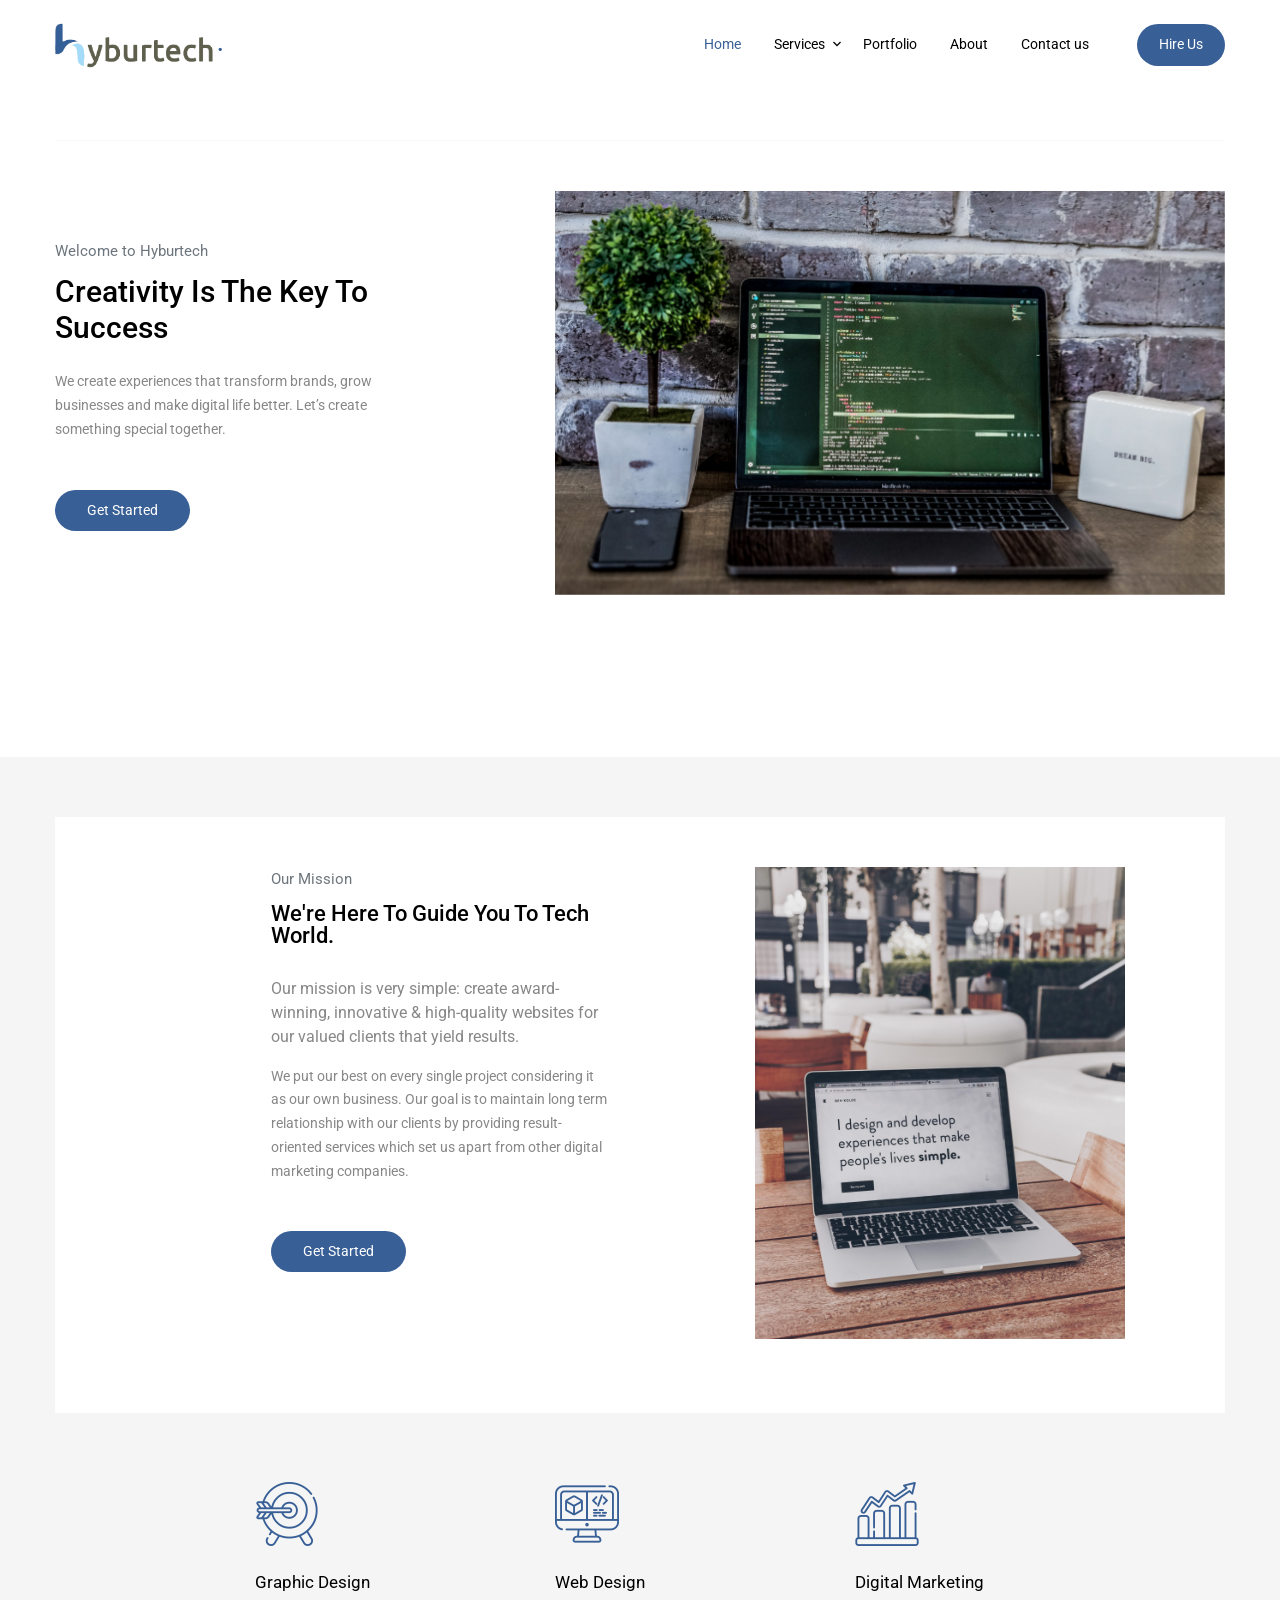
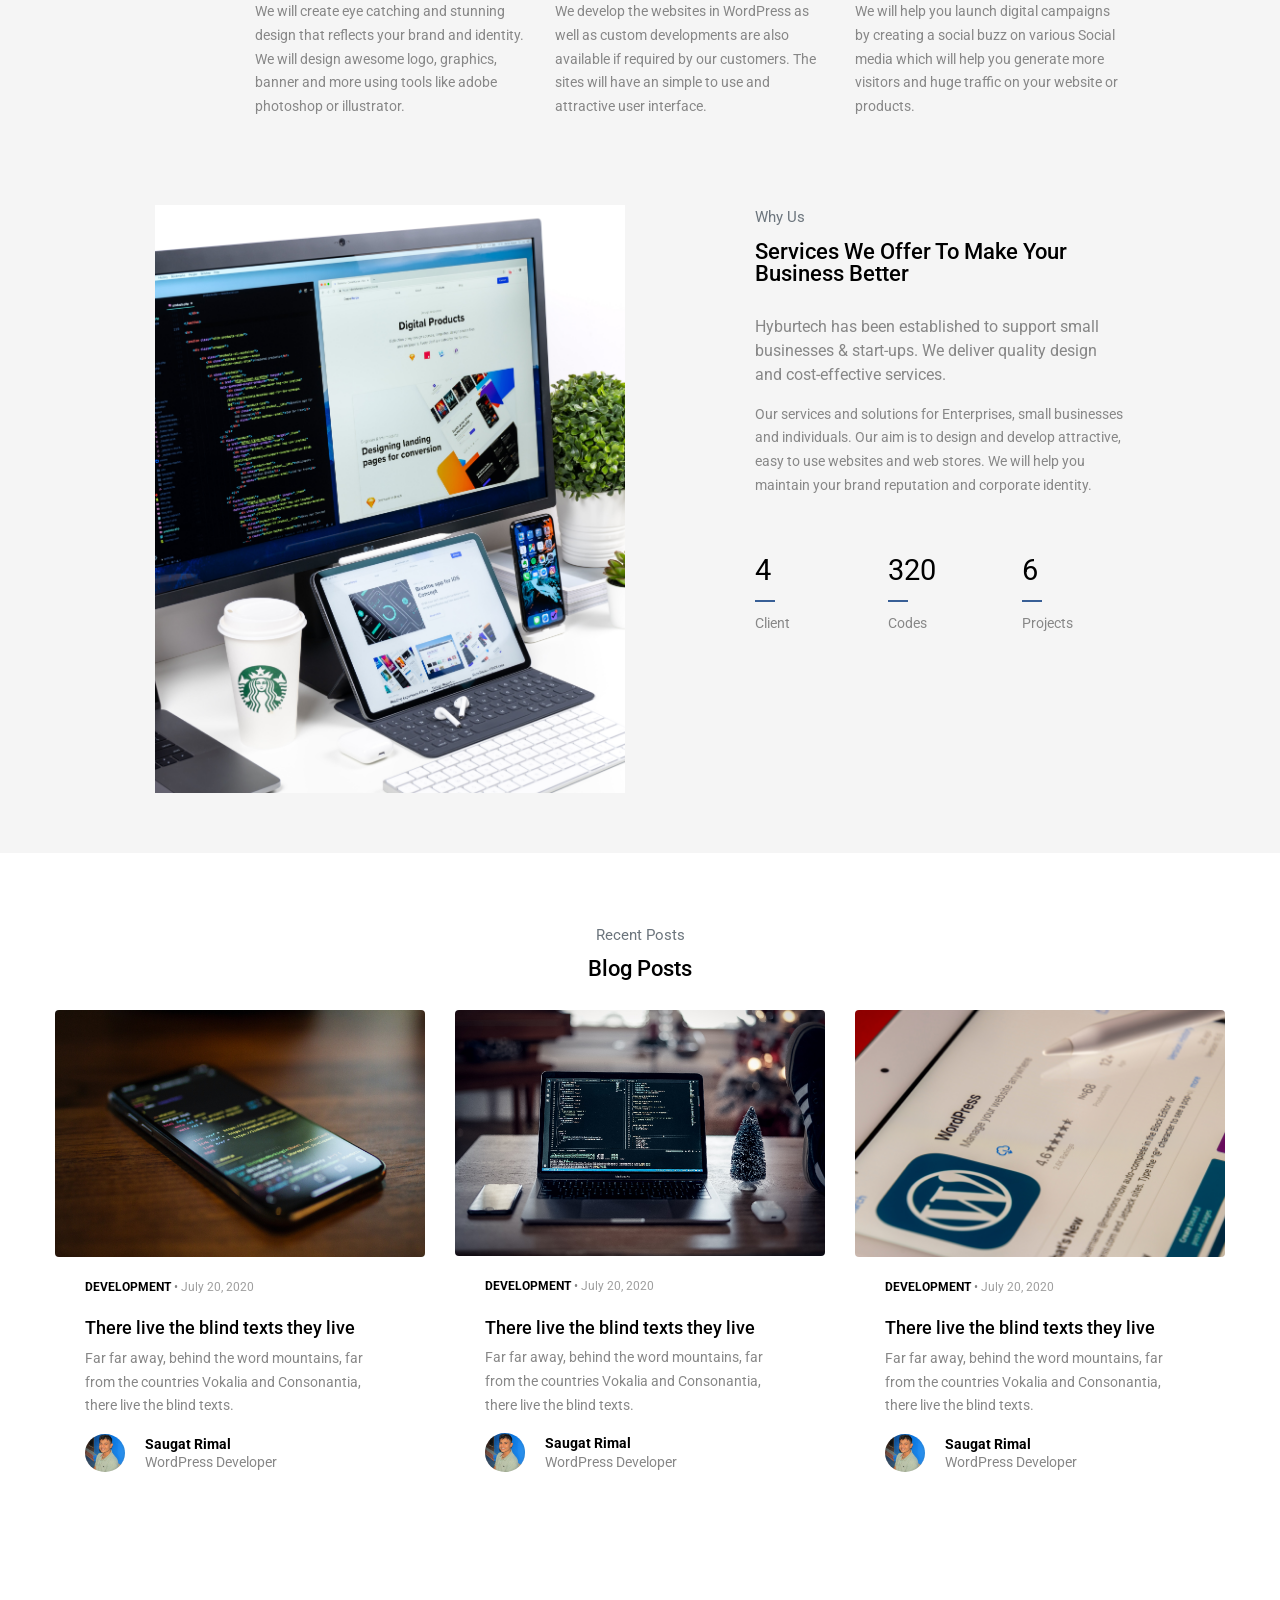
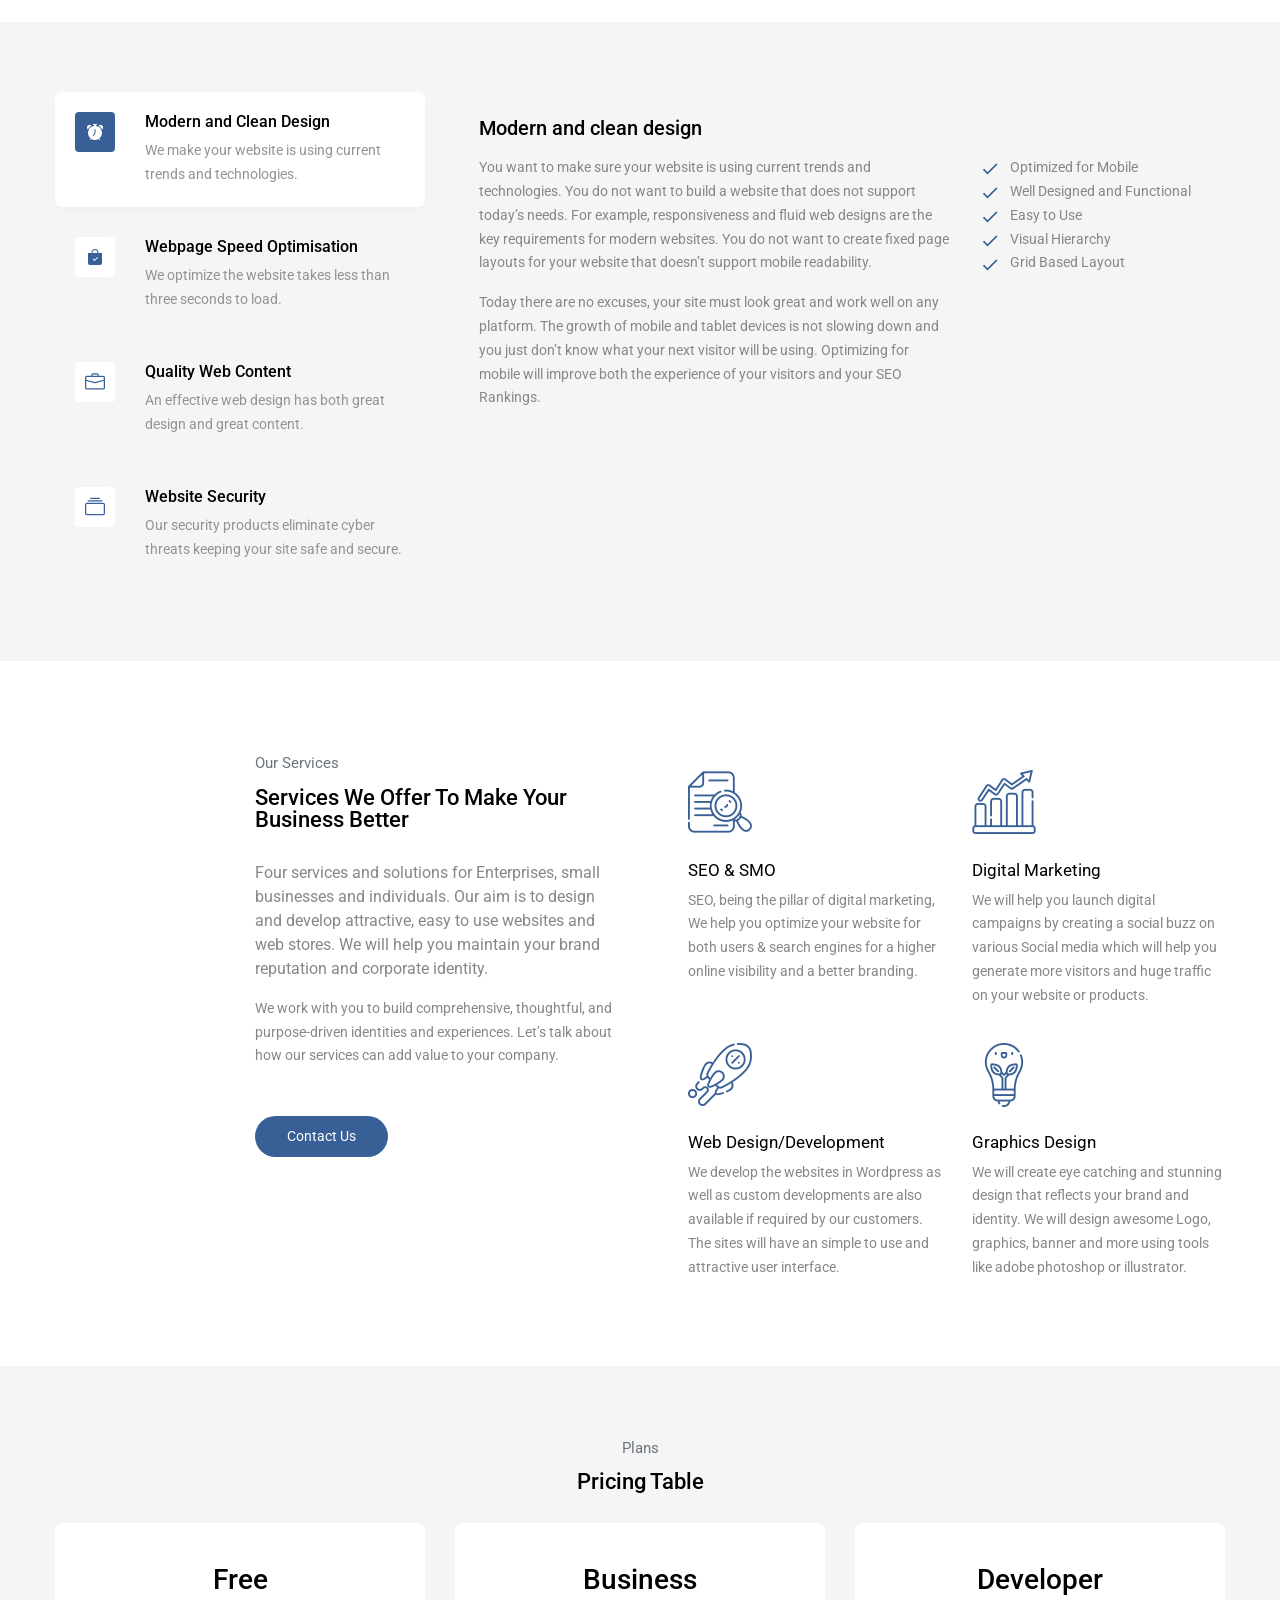
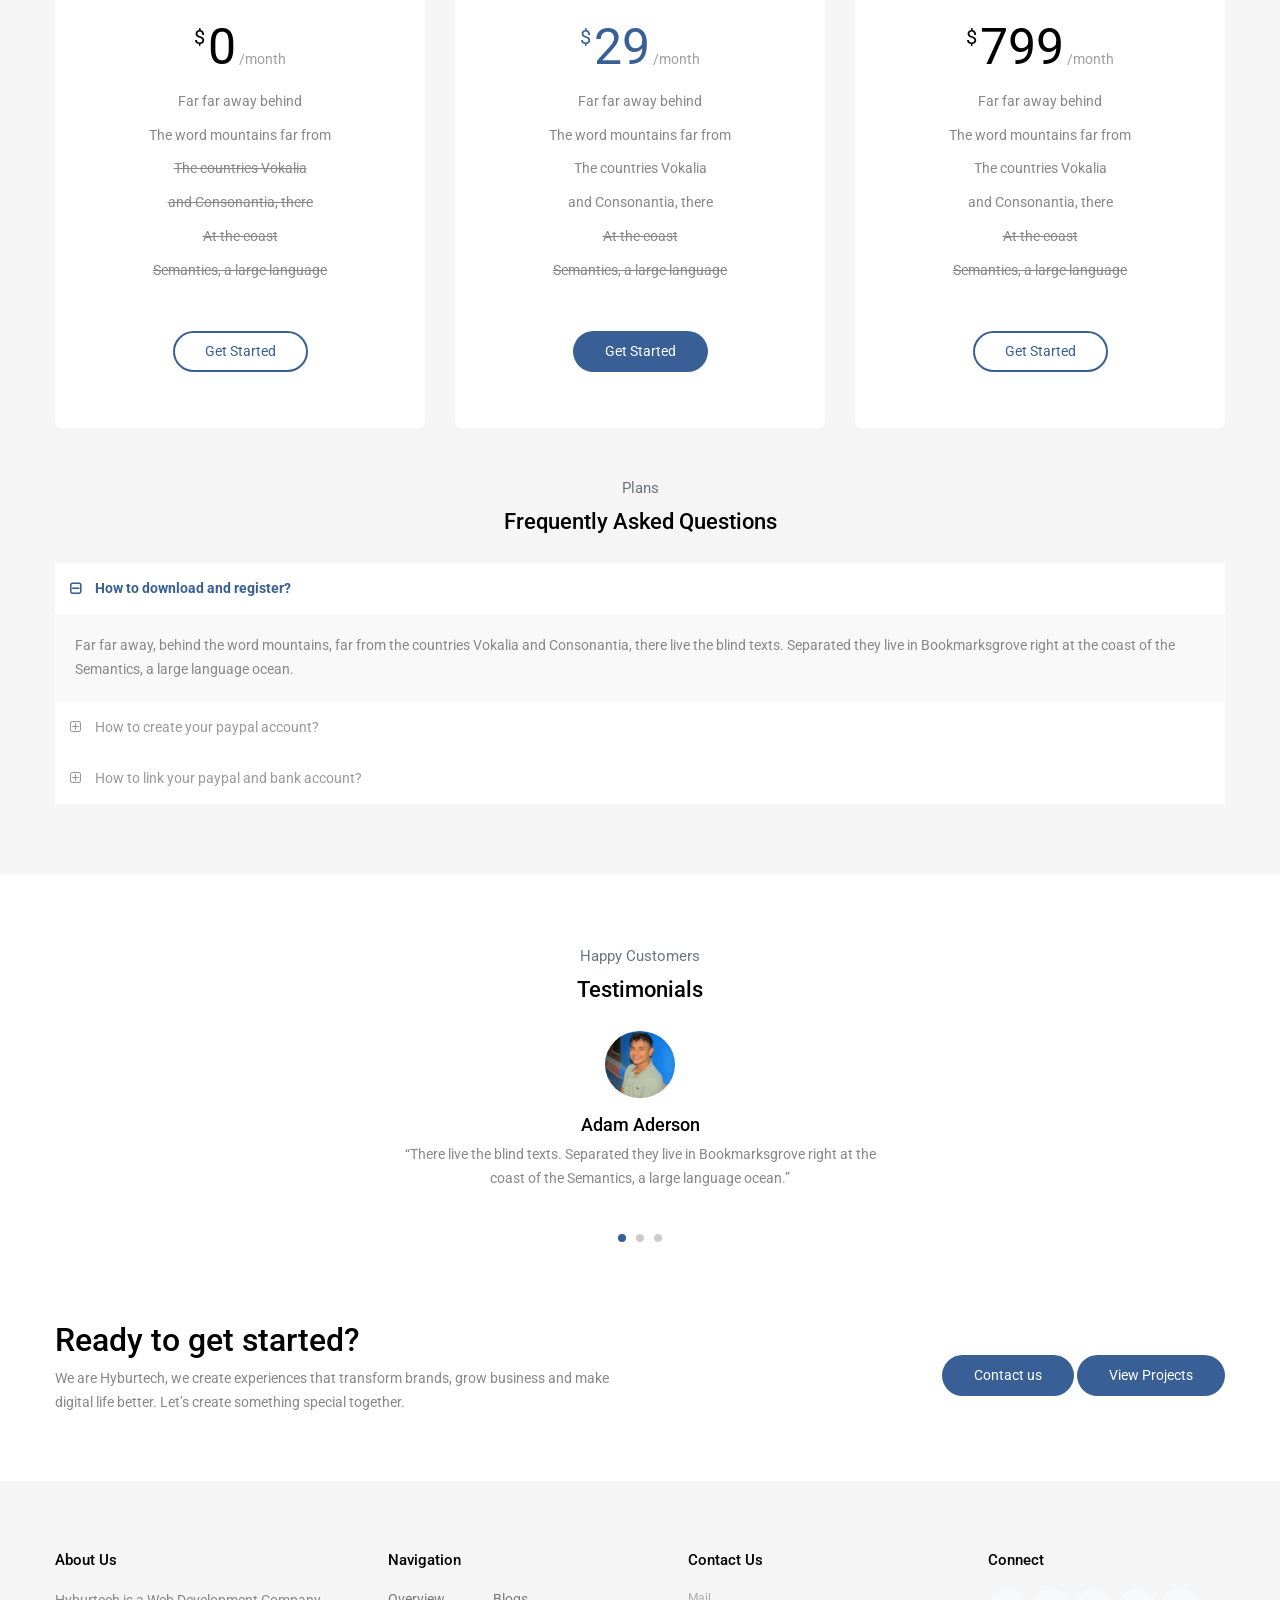
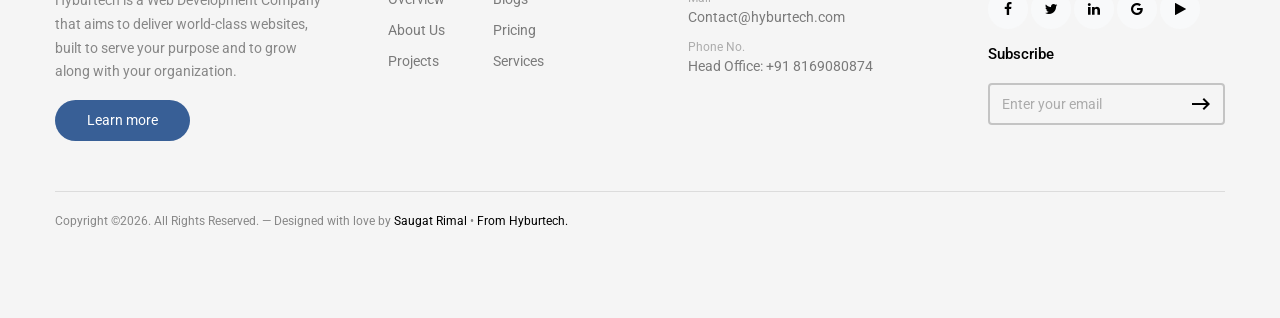
<file: index.html>
<!-- /*
* Website Name: Hyburtech
* Website Author: Saugat Rimal
* Author URI: https://saugatrimal.com.np/
*/ -->
<!doctype html>
<html lang="en">
<head>
  <meta charset="utf-8">
  <meta name="viewport" content="width=device-width, initial-scale=1, shrink-to-fit=no">
  <meta name="author" content="Untree.co">
  <link rel="shortcut icon" href="favicon.png">

  <meta name="description" content="Hyburtech is a Web Development Company which that aims to deliver world class websites, built to serve your purpose and to grow along with your organization. We put our best on every single project considering it as own business." />
  <link rel="canonical" href="https://hyburtech.com/" />
  <meta property="og:locale" content="en_US" />
  <meta property="og:type" content="article" />
  <meta property="og:title" content="Hyburtech - A Creative Digital Agency" />
  <meta property="og:description" content="Hyburtech is a Web Development Company which that aims to deliver world class websites, built to serve your purpose and to grow along with your organization. We put our best on every single project considering it as own business." />
  <meta property="og:url" content="https://hyburtech.com/" />
  <meta property="og:site_name" content="Hyburtech - A Creative Digital Agency" />
  <meta property="article:publisher" content="https://www.facebook.com/hyburtech/" />
  <meta property="og:image" content="og-image.png" />
  <meta name="twitter:card" content="summary_large_image" />


  <link href="https://fonts.googleapis.com/css?family=Roboto:400,700,900&display=swap" rel="stylesheet">
  
  <link rel="stylesheet" href="css/bootstrap.min.css">
  <link rel="stylesheet" href="css/owl.carousel.min.css">
  <link rel="stylesheet" href="css/owl.theme.default.min.css">
  <link rel="stylesheet" href="fonts/icomoon/style.css">
  <link rel="stylesheet" href="fonts/flaticon/font/flaticon.css">
  <link rel="stylesheet" href="css/jquery.fancybox.min.css">
  <link rel="stylesheet" href="css/aos.css">
  <link rel="stylesheet" href="css/style.css">

  <title>Hyburtech - A Creative Digital Agency </title>
</head>
<body>


  <div class="site-mobile-menu site-navbar-target">
    <div class="site-mobile-menu-header">
      <div class="site-mobile-menu-close">
        <span class="icofont-close js-menu-toggle"></span>
      </div>
    </div>
    <div class="site-mobile-menu-body"></div>
  </div>

  <div class="container">


    <nav class="site-nav">
      <div class="row align-items-center">

        <div class="col-6 col-sm-6 col-lg-3">
          <h1><a href="index.html"><img src="logo.png" width="60%" height="60%"alt="hyburtech"><span class="text-primary">.</span> </h1>
          </div>

          <div class="col-6 col-sm-6 col-lg-9 site-navigation text-right">
            <ul class="js-clone-nav d-none d-lg-inline-block text-left site-menu">
              <li class="active"><a href="index.html">Home</a></li>
              <li class="has-children">
                <a href="services.html">Services</a>
                <ul class="dropdown">
                  <li><a href="services.html#our-services">Web Development</a></li>
                  <li><a href="services.html#our-services">Digital Marketing</a></li>
                  <li class="has-children">
                    <a href="services.html#our-services">Grapical Design</a>
                    <ul class="dropdown">
                      <li><a href="services.html#our-services">Logo Design</a></li>
                      <li><a href="services.html#our-services">Banner Design</a></li>
                      <li><a href="services.html#our-services">UI Design</a></li>
                    </ul>
                  </li>
                  <li><a href="services.html#our-services">SEO & SMO</a></li>
                </ul>
              </li>
              
              <li><a href="portfolio.html">Portfolio</a></li>
              <li><a href="about.html">About</a></li>
              <li><a href="contact.html">Contact us</a></li>
              <li class="cta-button"><a href="contact.html" target="_blank">Hire Us</a></li>
            </ul>

            <a href="#" class="burger ml-auto site-menu-toggle js-menu-toggle d-block d-lg-none" data-toggle="collapse" data-target="#main-navbar">
              <span></span>
            </a>

          </div>

        </div>  
      </nav> <!-- END nav -->

    </div> <!-- END container -->


    

    <div class="site-hero">

      <div class="container">
        <div class="row align-items-center justify-content-between">
          <div class="col-lg-7 mb-5 mb-lg-0 order-lg-2"  data-aos="fade-up" data-aos="400">



            <div class="owl-single dots-absolute owl-carousel">
              <img src="images/img_h_6.jpg" alt="Image" class="img-fluid">

         <!--<img src="images/img_h_7.jpg" alt="Image" class="img-fluid">
             <img src="images/img_h_8.jpg" alt="Image" class="img-fluid">  
           --> 
            </div>

          </div>
          <div class="col-lg-4 order-lg-1">
            <span class="section-subtitle" data-aos="fade-up" data-aos="">Welcome to Hyburtech</span>
            <h1 class="text-black mb-4" data-aos="fade-up" data-aos="100">Creativity Is The Key To Success</h1>
            <p data-aos="fade-up" data-aos="200">We create experiences that transform brands, grow businesses and make digital life better. Let’s create something special together.</p>
            <p class="mt-5" data-aos="fade-up" data-aos="300"><a href="#" class="btn btn-primary btn-primary-hover-outline">Get Started</a></p>
          </div>

        </div>
      </div>
    </div>



    <div class="section-grey">
      <div class="container">

        <div class="block">
          <div class="row justify-content-center">

            <div class="col-sm-12 col-md-5 col-lg-4 col-xl-4 order-lg-2 offset-xl-1 mb-4">
              <div class="img-wrap text-center text-md-left" data-aos="fade-up">
                <div class="img">
                  <img src="images/img_v_3.jpg" alt="Statue" class="img-fluid">
                </div>
              </div>
            </div>

            <div class="offset-md-0 offset-lg-1 col-sm-12 col-md-5 col-lg-5 col-xl-4">
              <div class="px-3">


                <span class="section-subtitle">Our Mission</span>
                <h2 class="section-title">We're Here To Guide You To Tech World.</h2>
                <p class="lead">Our mission is very simple: create award-winning, innovative & high-quality websites for our valued clients that yield results. </p>
                <p class="mb-5"> We put our best on every single project considering it as our own business. Our goal is to maintain long term relationship with our clients by providing result-oriented services which set us apart from other digital marketing companies.</p>
                <p><a href="#" class="btn btn-primary btn-primary-hover-outline">Get Started</a></p>
              </div>

            </div>

          </div>

        </div>

        <div class="block-3">
          <div class="row">
            <div class="col-6 col-sm-6 col-md-3 col-lg-3 offset-md-2">
              <div class="services" data-aos="fade-up" data-aos-delay="100">
                <div class="services-icon">
                  <span class="flaticon-objective"></span>
                </div>
                <div>
                  <h3>Graphic Design</h3>
                  <p>We will create eye catching and stunning design that reflects your brand and identity. We will design awesome logo, graphics, banner and more using tools like adobe photoshop or illustrator.</p>
                </div>
              </div>
            </div>

            <div class="col-6 col-sm-6 col-md-3 col-lg-3">
              <div class="services" data-aos="fade-up" data-aos-delay="100">
                <div class="services-icon">
                  <span class="flaticon-coding"></span>
                </div>
                <div>
                  <h3>Web Design</h3>
                  <p>We develop the websites in WordPress as well as custom developments are also available if required by our customers. The sites will have an simple to use and attractive user interface.
                  </p>
                </div>
              </div>
            </div>

            <div class="col-6 col-sm-6 col-md-3 col-lg-3">
              <div class="services" data-aos="fade-up" data-aos-delay="100">
                <div class="services-icon">
                  <span class="flaticon-statistics"></span>
                </div>
                <div>
                  <h3>Digital Marketing</h3>
                  <p>We will help you launch digital campaigns by creating a social buzz on various Social media which will help you generate more visitors and huge traffic on your website or products.</p>
                </div>
              </div>
            </div>
          </div>
        </div>

        <div class="block-2">
          <div class="row">

            <div class="col-md-4 col-lg-4 offset-md-1 order-md-2">
              <span class="section-subtitle">Why Us</span>
              <h2 class="section-title">Services We Offer To Make Your Business Better</h2>
              <p class="lead">Hyburtech has been established to support small businesses & start-ups. We deliver quality design and cost-effective services.</p>
              <p class="mb-5">Our services and solutions for Enterprises, small businesses and individuals. Our aim is to design and develop attractive, easy to use websites and web stores. We will help you maintain your brand reputation and corporate identity.</p>
              <div class="row mb-5 count-numbers">
                <div class="col-4 counter" data-aos="fade-up" data-aos-delay="100">
                  <span class="number" data-number="39"></span>
                  <span class="d-block">Client</span>
                </div>
                <div class="col-4 counter" data-aos="fade-up" data-aos-delay="200">
                  <span class="number" data-number="2831"></span>
                  <span class="d-block">Codes</span>
                </div>
                <div class="col-4 counter" data-aos="fade-up" data-aos-delay="300">
                  <span class="number" data-number="54"></span>
                  <span class="d-block">Projects</span>
                </div>
              </div>
            </div>
            <div class="col-md-5 col-lg-5 offset-md-1">
              <div class="images-overlap">
                <img src="images/img_v_1.jpg" alt="student" class="img-fluid img-1" data-aos="fade-up">
                
              </div>
            </div>
          </div>
        </div>


      </div>
    </div>



    <div class="news-section bg-white">

      <div class="title-wrap">
        <div class="container">
          <div class="row justify-content-center">
            <div class="col-lg-7 text-center">
              <span class="section-subtitle">Recent Posts</span>
              <h2 class="section-title">Blog Posts</h2>
            </div>
          </div>

          <div class="row">
            <div class="col-sm-6 col-md-4 mb-4 mb-lg-0 col-lg-4">
              <div class="post-entry">
                <a href="#" class="thumb d-block"><img src="images/img_h_4.jpg" alt="Image" class="img-fluid rounded"></a>


                <div class="post-content">
                  <div class="meta">
                    <a href="#" class="cat">Development</a> &bullet; <span class="date">July 20, 2020</span>
                  </div>
                  <h3><a href="#">There live the blind texts they live</a></h3>
                  <p>Far far away, behind the word mountains, far from the countries Vokalia and Consonantia, there live the blind texts.</p>

                  <div class="d-flex author align-items-center">
                    <div class="pic">
                      <img src="images/person_2.jpg" alt="Image" class="img-fluid rounded-circle">
                    </div>
                    <div class="author-name">
                      <strong class="d-block">Saugat Rimal</strong>
                      <span class="">WordPress Developer</span>
                    </div>

                  </div>
                </div>


              </div>

            </div>

            <div class="col-sm-6 col-md-4 mb-4 mb-lg-0 col-lg-4">
              <div class="post-entry">
                <a href="#" class="thumb d-block"><img src="images/img_h_2.jpg" alt="Image" class="img-fluid rounded"></a>


                <div class="post-content">
                  <div class="meta">
                    <a href="#" class="cat">Development</a> &bullet; <span class="date">July 20, 2020</span>
                  </div>
                  <h3><a href="#">There live the blind texts they live</a></h3>
                  <p>Far far away, behind the word mountains, far from the countries Vokalia and Consonantia, there live the blind texts.</p>

                  <div class="d-flex author align-items-center">
                    <div class="pic">
                      <img src="images/person_2.jpg" alt="Image" class="img-fluid rounded-circle">
                    </div>
                    <div class="author-name">
                      <strong class="d-block">Saugat Rimal</strong>
                      <span class="">WordPress Developer</span>
                    </div>

                  </div>
                </div>


              </div>

            </div>

            <div class="col-sm-6 col-md-4 mb-4 mb-lg-0 col-lg-4">
              <div class="post-entry">
                <a href="#" class="thumb d-block"><img src="images/img_h_3.jpg" alt="Image" class="img-fluid rounded"></a>


                <div class="post-content">
                  <div class="meta">
                    <a href="#" class="cat">Development</a> &bullet; <span class="date">July 20, 2020</span>
                  </div>
                  <h3><a href="#">There live the blind texts they live</a></h3>
                  <p>Far far away, behind the word mountains, far from the countries Vokalia and Consonantia, there live the blind texts.</p>

                  <div class="d-flex author align-items-center">
                    <div class="pic">
                      <img src="images/person_2.jpg" alt="Image" class="img-fluid rounded-circle">
                    </div>
                    <div class="author-name">
                      <strong class="d-block">Saugat Rimal</strong>
                      <span class="">WordPress Developer</span>
                    </div>

                  </div>
                </div>


              </div>

            </div>
          </div>
        </div>
      </div>


    </div>


    <div class="site-section bg-gray">
      <div class="container">
        <div class="row">
          <div class="col-lg-4 js-custom-dots">
            <a href="#" class="service link horizontal d-flex active" data-aos="fade-left" data-aos-delay="0">
              <div class="service-icon color-1 mb-4">
                <svg xmlns="http://www.w3.org/2000/svg" width="16" height="16" fill="currentColor" class="bi bi-alarm-fill" viewBox="0 0 16 16">
                  <path d="M6 .5a.5.5 0 0 1 .5-.5h3a.5.5 0 0 1 0 1H9v1.07a7.001 7.001 0 0 1 3.274 12.474l.601.602a.5.5 0 0 1-.707.708l-.746-.746A6.97 6.97 0 0 1 8 16a6.97 6.97 0 0 1-3.422-.892l-.746.746a.5.5 0 0 1-.707-.708l.602-.602A7.001 7.001 0 0 1 7 2.07V1h-.5A.5.5 0 0 1 6 .5zm2.5 5a.5.5 0 0 0-1 0v3.362l-1.429 2.38a.5.5 0 1 0 .858.515l1.5-2.5A.5.5 0 0 0 8.5 9V5.5zM.86 5.387A2.5 2.5 0 1 1 4.387 1.86 8.035 8.035 0 0 0 .86 5.387zM11.613 1.86a2.5 2.5 0 1 1 3.527 3.527 8.035 8.035 0 0 0-3.527-3.527z"/>
                </svg>
              </div> <!-- /.icon -->
              <div class="service-contents">
                <h3>Modern and Clean Design</h3>
                <p>We make your website is using current trends and technologies.</p>
              </div> <!-- /.service-contents-->
            </a> <!-- /.service -->

            <a href="#" class="service link horizontal d-flex" data-aos="fade-left" data-aos-delay="100">
              <div class="service-icon color-2 mb-4">
                <svg xmlns="http://www.w3.org/2000/svg" width="16" height="16" fill="currentColor" class="bi bi-bag-check-fill" viewBox="0 0 16 16">
                  <path fill-rule="evenodd" d="M10.5 3.5a2.5 2.5 0 0 0-5 0V4h5v-.5zm1 0V4H15v10a2 2 0 0 1-2 2H3a2 2 0 0 1-2-2V4h3.5v-.5a3.5 3.5 0 1 1 7 0zm-.646 5.354a.5.5 0 0 0-.708-.708L7.5 10.793 6.354 9.646a.5.5 0 1 0-.708.708l1.5 1.5a.5.5 0 0 0 .708 0l3-3z"/>
                </svg>
              </div> <!-- /.icon -->
              <div class="service-contents">
                <h3>Webpage Speed Optimisation</h3>
                <p>We optimize the website takes less than three seconds to load.</p>  
              </div> <!-- /.service-contents-->
            </a> <!-- /.service -->


            <a href="#" class="service link horizontal d-flex" data-aos="fade-left" data-aos-delay="200">
              <div class="service-icon color-3 mb-4">
                <svg class="bi bi-briefcase" width="1em" height="1em" viewBox="0 0 16 16" fill="currentColor" xmlns="http://www.w3.org/2000/svg">
                  <path fill-rule="evenodd" d="M0 12.5A1.5 1.5 0 0 0 1.5 14h13a1.5 1.5 0 0 0 1.5-1.5v-6h-1v6a.5.5 0 0 1-.5.5h-13a.5.5 0 0 1-.5-.5v-6H0v6z"/>
                  <path fill-rule="evenodd" d="M0 4.5A1.5 1.5 0 0 1 1.5 3h13A1.5 1.5 0 0 1 16 4.5v2.384l-7.614 2.03a1.5 1.5 0 0 1-.772 0L0 6.884V4.5zM1.5 4a.5.5 0 0 0-.5.5v1.616l6.871 1.832a.5.5 0 0 0 .258 0L15 6.116V4.5a.5.5 0 0 0-.5-.5h-13zM5 2.5A1.5 1.5 0 0 1 6.5 1h3A1.5 1.5 0 0 1 11 2.5V3h-1v-.5a.5.5 0 0 0-.5-.5h-3a.5.5 0 0 0-.5.5V3H5v-.5z"/>
                </svg>
              </div> <!-- /.icon -->
              <div class="service-contents">
                <h3>Quality Web Content</h3>
                <p>An effective web design has both great design and great content.</p>  
              </div> <!-- /.service-contents-->
            </a> <!-- /.service -->

            <a href="#" class="service link horizontal d-flex" data-aos="fade-left" data-aos-delay="300">
              <div class="service-icon color-4 mb-4">
                <svg class="bi bi-collection" width="1em" height="1em" viewBox="0 0 16 16" fill="currentColor" xmlns="http://www.w3.org/2000/svg">
                  <path fill-rule="evenodd" d="M14.5 13.5h-13A.5.5 0 0 1 1 13V6a.5.5 0 0 1 .5-.5h13a.5.5 0 0 1 .5.5v7a.5.5 0 0 1-.5.5zm-13 1A1.5 1.5 0 0 1 0 13V6a1.5 1.5 0 0 1 1.5-1.5h13A1.5 1.5 0 0 1 16 6v7a1.5 1.5 0 0 1-1.5 1.5h-13zM2 3a.5.5 0 0 0 .5.5h11a.5.5 0 0 0 0-1h-11A.5.5 0 0 0 2 3zm2-2a.5.5 0 0 0 .5.5h7a.5.5 0 0 0 0-1h-7A.5.5 0 0 0 4 1z"/>
                </svg>
              </div> <!-- /.icon -->
              <div class="service-contents">
                <h3>Website Security</h3>
                <p>Our security products eliminate cyber threats keeping your site safe and secure.</p>  
              </div> <!-- /.service-contents-->
            </a> <!-- /.service -->
          </div>

          <div class="col-lg-8">
            <div class="owl-single-2 no-dots owl-carousel">
              <div class="item">
            <!--    <img src="images/img_h_1.jpg" alt="Image" class="img-fluid" style="width:370px;height:246.656px;"> -->
                <div class="p-4">
                  <h3 class="text-black h5 mb-3">Modern and clean design</h3>
                  <div class="row">
                    <div class="col-lg-8">
                      <p>You want to make sure your website is using current trends and technologies. You do not want to build a website that does not support today’s needs. For example, responsiveness and fluid web designs are the key requirements for modern websites. You do not want to create fixed page layouts for your website that doesn’t support mobile readability.</p>
                      <p>Today there are no excuses, your site must look great and work well on any platform. The growth of mobile and tablet devices is not slowing down and you just don’t know what your next visitor will be using. Optimizing for mobile will improve both the experience of your visitors and your SEO Rankings.</p>
                      
                    </div>
                    <div class="col-lg-4">
                      <ul class="list-unstyled list-check primary">
                        <li> Optimized for Mobile</li>
                        <li>Well Designed and Functional</li>
                        <li>Easy to Use</li>
                        <li>Visual Hierarchy</li>
                        <li>Grid Based Layout</li>
                      </ul>
                    </div>
                  </div>
                </div>
              </div>
               <div class="item">
               <!-- <img src="images/img_h_2.jpg" alt="Image" class="img-fluid"> -->
                <div class="p-4">
                  <h3 class="text-black h5 mb-3">Webpage Speed Optimisation</h3>
                  <div class="row">
                    <div class="col-lg-8">
                      <p>Does your website load fast enough to show visitors what they are looking for? Your website can’t be slow when presenting content to its visitors. If your website takes more than two seconds to load, it is probably too slow.</p>
                      <p>We built the site that work quickly, correctly and as expected. Build to web standards, proofread rigorously and test regularly for problems with speed or functionality. Every page should always be fast and functional, because any of them could be a potential customer’s first or only impression. Broken, slow, or poorly constructed areas will leave your visitors frustrated and encourage them to leave.</p>
                      
                    </div>
                    <div class="col-lg-4">
                      <ul class="list-unstyled list-check primary">
                        <li>Less Load Time</li>
                        <li>Use a Content Delivery Network (CDN)</li>
                        <li>Optimize the size of images on your website</li>
                        <li>Minimize the number of JavaScript and CSS files.</li>
                        <li>Use website caching</li>
                      </ul>
                    </div>
                  </div>
                </div>
              </div>
              <div class="item">
               <!-- <img src="images/img_h_2.jpg" alt="Image" class="img-fluid"> -->
                <div class="p-4">
                  <h3 class="text-black h5 mb-3">Fresh, Quality Content</h3>
                  <div class="row">
                    <div class="col-lg-8">
                      <p>An effective web design has both great design and great content. 
Using compelling language great content can attract and influence visitors by converting them into customers.
It’s not enough to build a nice looking website that’s easy to use. It needs to earn traffic. Otherwise, all that effort in design, UX and content development will be for naught.</p>

                      <p> Blogs and social media updates are great ways to add fresh content, which keeps visitors returning and helps SEO strategy. Make it as easy as possible for visitors to share your content. Social can drive large volumes of traffic and positively impact your search ranking. </p>
                      
                    </div>
                    <div class="col-lg-4">
                      <ul class="list-unstyled list-check primary">
                        <li>Quality Content Provides Value for Visitors</li>
                        <li>High-Value Content Generates More Sales</li>
                        <li>Quality Website Content Has A Longer Life Span Value</li>
                        <li>High Quality Content Gets Shared More Often</li>
                        <li>The SEO Value of Quality Content Is Greater</li>
                      </ul>
                    </div>
                  </div>
                </div>
              </div>
              <div class="item">
                <!-- <img src="images/img_h_2.jpg" alt="Image" class="img-fluid"> -->
                <div class="p-4">
                  <h3 class="text-black h5 mb-3">Website Security</h3>
                  <div class="row">
                    <div class="col-lg-8">
                      <p>Security is a major concern to today’s web visitors. You need to make sure that your website follows industry standards and guidelines. For example, if you have user registration feature, you want to make sure that user passwords are encrypted and not displayed in plain text.</p>
                      <p>You also want to ensure that the website is secure and uses SSL encryption. If you’ve forgotten a password feature, you do not want to provide a reset password feature without asking the security questions to the user.</p>
                      
                    </div>
                    <div class="col-lg-4">
                      <ul class="list-unstyled list-check primary">
                        <li>Password management tools</li>
                        <li>Avoid multiple sites in one server</li>
                        <li>Use HTTPS/TLS to encrypt data</li>
                        <li>Avoid multiple sites in one server</li>
                        <li>Regular back-ups</li>
                      </ul>
                    </div>
                  </div>
                </div>
              </div>
            </div>

          </div>
        </div>
      </div>
    </div>

    <div class="services-section">
      <div class="container">
        <div class="row justify-content-between">

          <div class="col-md-6 col-lg-4 offset-lg-2">
            <span class="section-subtitle">Our Services</span>
            <h2 class="section-title">Services We Offer To Make Your Business Better</h2>
            <p class="lead">Four services and solutions for Enterprises, small businesses and individuals. Our aim is to design and develop attractive, easy to use websites and web stores. We will help you maintain your brand reputation and corporate identity. </p>
            <p class="mb-5">We work with you to build comprehensive, thoughtful, and purpose-driven identities and experiences. Let’s talk about how our services can add value to your company.</p>
            <p><a href="contact.html" class="btn btn-primary btn-primary-hover-outline">Contact Us</a></p>

          </div>
          <div class="col-md-6 col-lg-6 pl-lg-5">

            <div class="row">
              <div class="col-6 col-sm-6 col-md-6 col-lg-6">
                <div class="services" data-aos="fade-up" data-aos-delay="">
                  <div class="services-icon">
                    <span class="flaticon-job-search"></span>
                  </div>
                  <div>
                    <h3>SEO & SMO</h3>
                    <p>SEO, being the pillar of digital marketing, We help you optimize your website for both users & search engines for a higher online visibility and a better branding.</p>
                  </div>
                </div>
              </div>
              <div class="col-6 col-sm-6 col-md-6 col-lg-6">
                <div class="services" data-aos="fade-up" data-aos-delay="100">
                  <div class="services-icon">
                    <span class="flaticon-statistics"></span>
                  </div>
                  <div>
                    <h3>Digital Marketing</h3>
                    <p>We will help you launch digital campaigns by creating a social buzz on various Social media which will help you generate more visitors and huge traffic on your website or products.</p>
                  </div>
                </div>
              </div>
              <div class="col-6 col-sm-6 col-md-6 col-lg-6">
                <div class="services" data-aos="fade-up" data-aos-delay="">
                  <div class="services-icon">
                    <span class="flaticon-rocket"></span>
                  </div>
                  <div>
                    <h3>Web Design/Development</h3>
                    <p>We develop the websites in Wordpress as well as custom developments are also available if required by our customers. The sites will have an simple to use and attractive user interface.</p>
                  </div>
                </div>
              </div>

              <div class="col-6 col-sm-6 col-md-6 col-lg-6">
                <div class="services" data-aos="fade-up" data-aos-delay="100">
                  <div class="services-icon">
                    <span class="flaticon-growth"></span>
                  </div>
                  <div>
                    <h3>Graphics Design</h3>
                    <p>We will create eye catching and stunning design that reflects your brand and identity. We will design awesome Logo, graphics, banner and more using tools like adobe photoshop or illustrator.</p>
                  </div>
                </div>
              </div>

            </div>
          </div>
        </div>


      </div>
    </div>

    <div class="site-section bg-gray">
      <div class="container">
        <div class="row justify-content-center">
          <div class="col-lg-7 text-center">
            <span class="section-subtitle">Plans</span>
            <h2 class="section-title">Pricing Table</h2>
          </div>
        </div>
        <div class="row">
          <div class="col-6 col-sm-6 col-md-6 col-lg-4 mb-4 mb-lg-0">
            <div class="pricing-table text-center">
              <h3 class="text-black">Free</h3>

              <div class="price-wrap text-black">
                <sup class="currency">$</sup>
                <span class="price">0</span>
                <span class="per">/month</span>
              </div>
              
              <ul class="list-unstyled">
                <li>Far far away behind</li>
                <li>The word mountains far from</li>
                <li class="exclude">The countries Vokalia</li>
                <li class="exclude">and Consonantia, there</li>
                <li class="exclude">At the coast</li>
                <li class="exclude">
                  Semantics, a large language
                </li>
              </ul>

              <p class="mt-5"><a href="#" class="btn btn-outline-primary">Get Started</a></p>
            </div>
            

          </div>
          <div class="col-6 col-sm-6 col-md-6 col-lg-4 mb-4 mb-lg-0">
            <div class="pricing-table text-center">
              <h3 class="text-black">Business</h3>

              <div class="price-wrap text-primary">
                <sup class="currency">$</sup>
                <span class="price">29</span>
                <span class="per">/month</span>
              </div>
              
              <ul class="list-unstyled">
                <li>Far far away behind</li>
                <li>The word mountains far from</li>
                <li>The countries Vokalia</li>
                <li>and Consonantia, there</li>
                <li class="exclude">At the coast</li>
                <li class="exclude">
                  Semantics, a large language
                </li>
              </ul>

              <p class="mt-5"><a href="#" class="btn btn-primary-hover-outline">Get Started</a></p>
            </div>
          </div>
          <div class="col-6 col-sm-6 col-md-6 col-lg-4 mb-4 mb-lg-0">
            <div class="pricing-table text-center">
              <h3 class="text-black">Developer</h3>

              <div class="price-wrap text-black">
                <sup class="currency">$</sup>
                <span class="price">799</span>
                <span class="per">/month</span>
              </div>
              
              <ul class="list-unstyled">
                <li>Far far away behind</li>
                <li>The word mountains far from</li>
                <li>The countries Vokalia</li>
                <li>and Consonantia, there</li>
                <li class="exclude">At the coast</li>
                <li class="exclude">
                  Semantics, a large language
                </li>
              </ul>

              <p class="mt-5"><a href="#" class="btn btn-outline-primary">Get Started</a></p>
            </div>
          </div>
        </div>

        <div class="row mt-5">
          <div class="col-lg-12 text-center">
            <span class="section-subtitle">Plans</span>
            <h2 class="section-title">Frequently Asked Questions</h2>
          </div>
          <div class="col-12">
            <div class="custom-accordion" id="accordion_1">
              <div class="accordion-item">
                <h2 class="mb-0">
                  <button class="btn btn-link" type="button" data-toggle="collapse" data-target="#collapseOne" aria-expanded="true" aria-controls="collapseOne">How to download and register?</button>
                </h2>

                <div id="collapseOne" class="collapse show" aria-labelledby="headingOne" data-parent="#accordion_1">
                  <div class="accordion-body">
                    Far far away, behind the word mountains, far from the countries Vokalia and Consonantia, there live the blind texts. Separated they live in Bookmarksgrove right at the coast of the Semantics, a large language ocean.
                  </div>
                </div>
              </div> <!-- .accordion-item -->

              <div class="accordion-item">
                <h2 class="mb-0">
                  <button class="btn btn-link collapsed" type="button" data-toggle="collapse" data-target="#collapseTwo" aria-expanded="false" aria-controls="collapseTwo">How to create your paypal account?</button>
                </h2>
                <div id="collapseTwo" class="collapse" aria-labelledby="headingTwo" data-parent="#accordion_1">
                  <div class="accordion-body">
                    A small river named Duden flows by their place and supplies it with the necessary regelialia. It is a paradisematic country, in which roasted parts of sentences fly into your mouth.
                  </div>
                </div>
              </div> <!-- .accordion-item -->
              <div class="accordion-item">
                <h2 class="mb-0">
                  <button class="btn btn-link collapsed" type="button" data-toggle="collapse" data-target="#collapseThree" aria-expanded="false" aria-controls="collapseThree">How to link your paypal and bank account?</button>
                </h2>

                <div id="collapseThree" class="collapse" aria-labelledby="headingThree" data-parent="#accordion_1">
                  <div class="accordion-body">
                    When she reached the first hills of the Italic Mountains, she had a last view back on the skyline of her hometown Bookmarksgrove, the headline of Alphabet Village and the subline of her own road, the Line Lane. Pityful a rethoric question ran over her cheek, then she continued her way.
                  </div>
                </div>

              </div> <!-- .accordion-item -->

            </div>
          </div>
        </div>
      </div>
    </div>

    <div class="site-section testimonial-section">
      <div class="container">
        <div class="row">
          <div class="col-12 text-center">
            <span class="section-subtitle">Happy Customers</span>
            <h2 class="section-title">Testimonials</h2>
          </div>
        </div>
        <div class="row justify-content-center">
          <div class="col-lg-7">

            <div class="owl-single owl-carousel">
              <div class="testimonial mx-auto">
                <figure class="img-wrap">
                  <img src="images/person_2.jpg" alt="Image" class="img-fluid">
                </figure>
                <h3 class="name">Adam Aderson</h3>
                <blockquote>
                  <p>&ldquo;There live the blind texts. Separated they live in Bookmarksgrove right at the coast of the Semantics, a large language ocean.&rdquo;</p>
                </blockquote>
              </div>

              <div class="testimonial mx-auto">
                <figure class="img-wrap">
                  <img src="images/person_3.jpg" alt="Image" class="img-fluid">
                </figure>
                <h3 class="name">Lukas Devlin</h3>
                <blockquote>
                  <p>&ldquo;There live the blind texts. Separated they live in Bookmarksgrove right at the coast of the Semantics, a large language ocean.&rdquo;</p>
                </blockquote>
              </div>

              <div class="testimonial mx-auto">
                <figure class="img-wrap">
                  <img src="images/person_4.jpg" alt="Image" class="img-fluid">
                </figure>
                <h3 class="name">Kayla Bryant</h3>
                <blockquote>
                  <p>&ldquo;There live the blind texts. Separated they live in Bookmarksgrove right at the coast of the Semantics, a large language ocean.&rdquo;</p>
                </blockquote>
              </div>

            </div>

          </div>
        </div>
      </div>
    </div>







    <div class="get-ready">
    <div class="container">
      <div class="row">
        <div class="col-12">
          <div class="cta">
            <div class="row align-items-center">
              <div class="col-md-6">
                <h2 data-aos="fade-up" data-aos-delay="0">Ready to get started?</h2>
                <p data-aos="fade-up" data-aos-delay="100">We are Hyburtech, we create experiences that transform brands, grow business and make digital life better. Let’s create something special together.</p>
              </div>
              <div class="col-md-6 text-center text-md-right">
                <a href="#" class="btn btn-primary  mb-2 mb-md-0" data-aos="fade-up" data-aos-delay="200">Contact us</a>
                <a href="#" class="btn btn-primary " data-aos="fade-up" data-aos-delay="300">View Projects</a>
              </div>
            </div>
          </div>
        </div>
      </div>
    </div>
  </div>

    







    <div class="footer">
      <div class="container">
        <div class="row">
          <div class="col-md-6 col-lg-3">
            <div class="widget">
              <h3 class="widget-heading">About Us</h3>
              <p>Hyburtech is a Web Development Company that aims to deliver world-class websites, built to serve your purpose and to grow along with your organization.</p>
              <p class="mb-0"><a href="about.html" class="btn btn-primary btn-primary-hover-outline">Learn more</a></p>
            </div>
          </div>
          <div class="col-md-6 col-lg-3 pl-lg-5">
            <div class="widget">
              <h3 class="widget-heading">Navigation</h3>
              <ul class="list-unstyled float-left mr-5">
                <li><a href="#">Overview</a></li>
                <li><a href="#">About Us</a></li>
                <li><a href="#">Projects</a></li>
                

              </ul>
              <ul class="list-unstyled float-left">
                <li><a href="#">Blogs</a></li>
                <li><a href="#">Pricing</a></li>
                <li><a href="#">Services</a></li>
                

              </ul>
            </div>
          </div>
          <div class="col-md-6 col-lg-3 pl-lg-5">
            <div class="widget">
              <h3 class="widget-heading">Contact Us</h3>
              <ul class="list-unstyled footer-blog-entry">
                <li>
                  <span class="d-block date">Mail</span>
                  <a href="#">Contact@hyburtech.com</a>
                </li>
                <li>
                  <span class="d-block date">Phone No.</span>
                  <a href="#">Head Office: +91 8169080874</a>
                </li>

              </ul>
            </div>
          </div>
          <div class="col-md-6 col-lg-3 pl-lg-5">
            <div class="widget">
              <h3 class="widget-heading">Connect</h3>
              <ul class="list-unstyled social-icons light mb-0">
                <li><a href="#"><span class="icon-facebook"></span></a></li>
                <li><a href="#"><span class="icon-twitter"></span></a></li>
                <li><a href="#"><span class="icon-linkedin"></span></a></li>
                <li><a href="#"><span class="icon-google"></span></a></li>
                <li><a href="#"><span class="icon-play"></span></a></li>
              </ul>
            </div>

            <div class="widget">
              <div class="footer-subscribe">
                <h3 class="widget-heading">Subscribe</h3>
                <form action="#">
                  <input type="text" class="form-control" placeholder="Enter your email">
                  <button type="submit" class="btn btn-link">
                    <span class="icon-keyboard_backspace"></span>
                  </button>
                </form>
              </div>
            </div>
          </div>

        </div>

        <div class="row copyright">
          <div class="col-lg-9 ">
            <p>Copyright &copy;<script>document.write(new Date().getFullYear());</script>. All Rights Reserved. &mdash; Designed with love by <a href="https://saugatreemal.engineer" target="_blank" rel="nofollow noopener">Saugat Rimal</a> &bullet; <a href="https://hyburtech.com/" target="_blank" rel="nofollow noopener">From Hyburtech.</a>
            </p>
          </div>
          
        </div>

      </div>
    </div>

    <div id="overlayer"></div>
    <div class="loader">
      <div class="spinner-border" role="status">
        <span class="sr-only">Loading...</span>
      </div>
    </div>





    <script src="js/jquery-3.4.1.min.js"></script>
    <script src="js/popper.min.js"></script>
    <script src="js/bootstrap.min.js"></script>
    <script src="js/owl.carousel.min.js"></script>
    <script src="js/aos.js"></script>
    <script src="js/imagesloaded.pkgd.js"></script>
    <script src="js/isotope.pkgd.min.js"></script>
    <script src="js/jquery.animateNumber.min.js"></script>
    <script src="js/jquery.waypoints.min.js"></script>
    <script src="js/jquery.fancybox.min.js"></script>
    <script src="js/custom.js"></script>
  </body>
  </html>
</file>
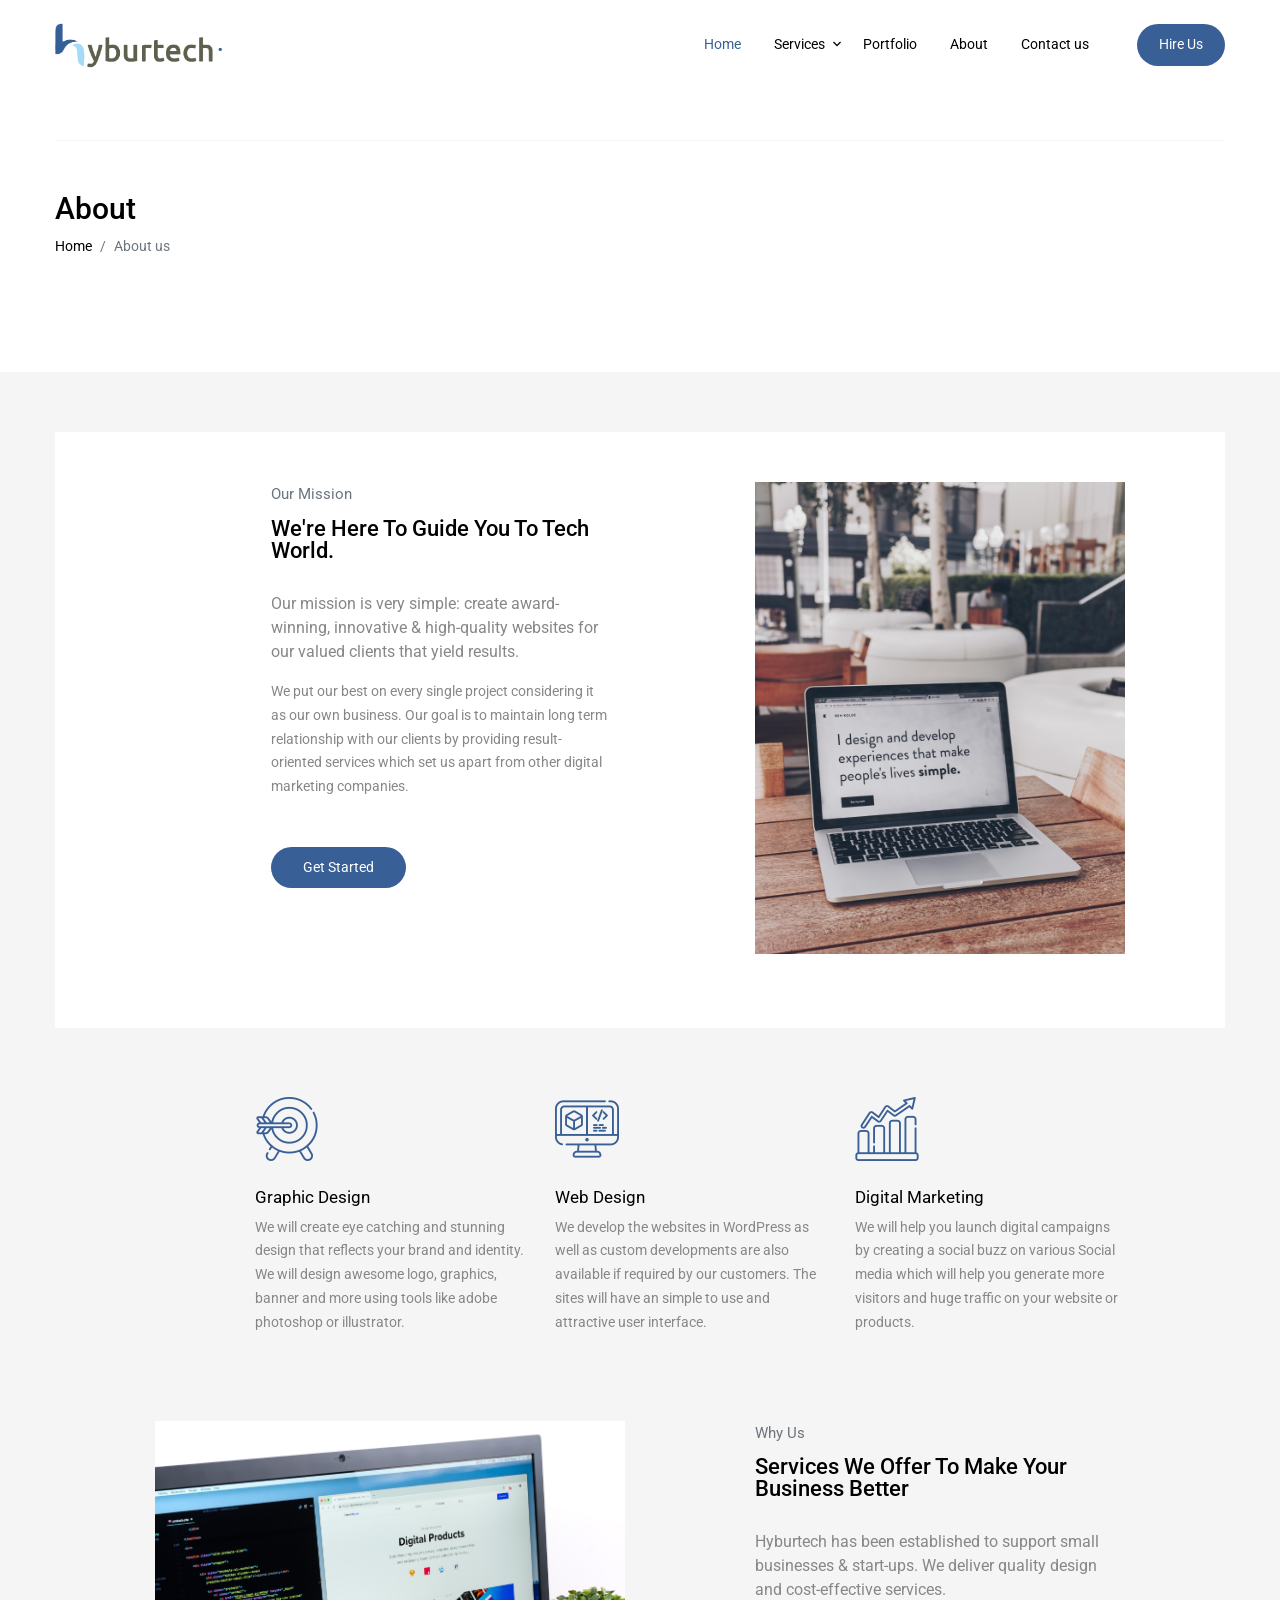
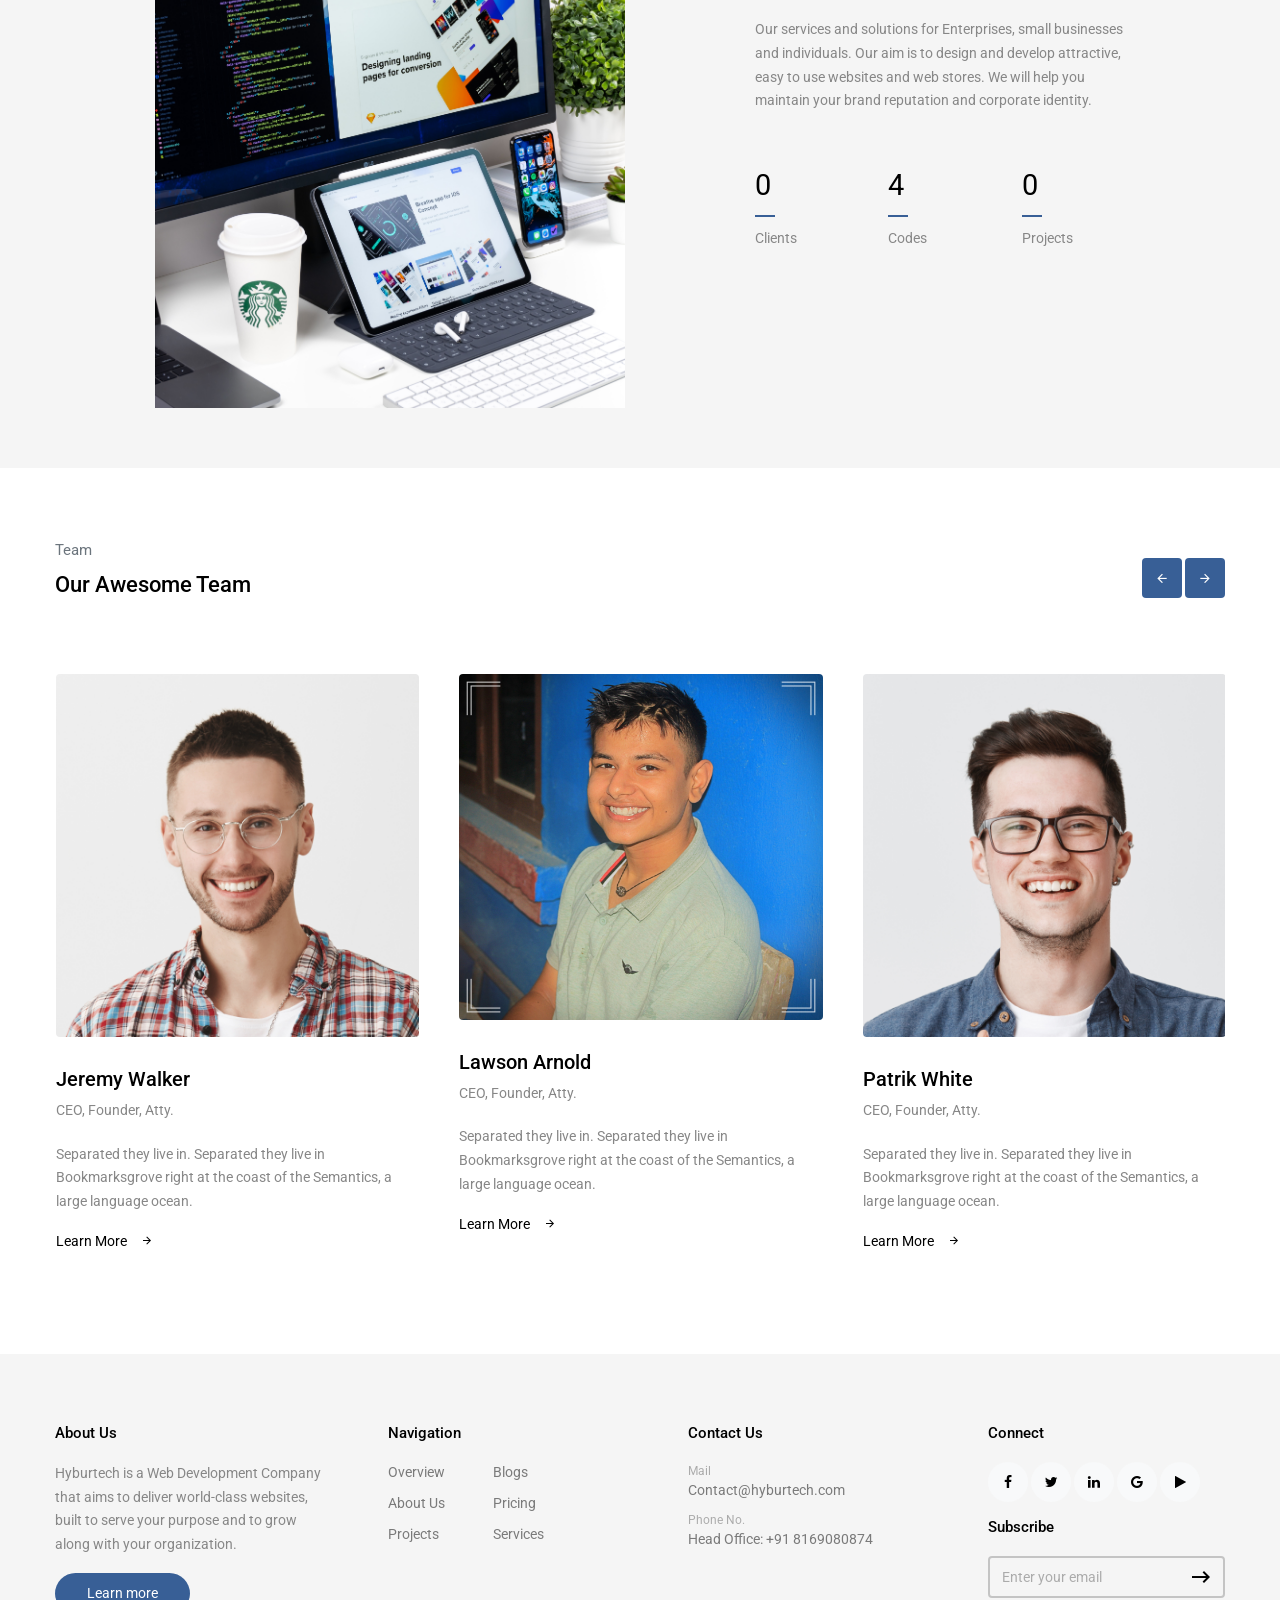
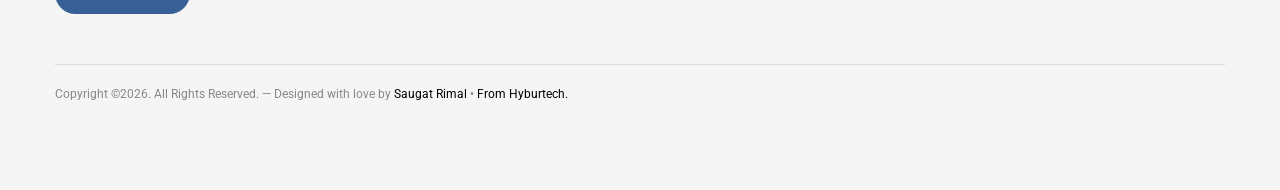
<file: about.html>
<!-- /*
* Website Name: Hyburtech
* Website Author: Saugat Rimal
* Author URI: https://saugatrimal.com.np/
*/ -->
<!doctype html>
<html lang="en">
<head>
  <meta charset="utf-8">
  <meta name="viewport" content="width=device-width, initial-scale=1, shrink-to-fit=no">
  <meta name="author" content="Untree.co">
  <link rel="shortcut icon" href="favicon.png">

  <meta name="description" content="Hyburtech is a Web Development Company which that aims to deliver world class websites, built to serve your purpose and to grow along with your organization. We put our best on every single project considering it as own business." />
  <link rel="canonical" href="https://hyburtech.com/" />
  <meta property="og:locale" content="en_US" />
  <meta property="og:type" content="article" />
  <meta property="og:title" content="About - Hyburtech - A Creative Digital Agency" />
  <meta property="og:description" content="Hyburtech is a Web Development Company which that aims to deliver world class websites, built to serve your purpose and to grow along with your organization. We put our best on every single project considering it as own business." />
  <meta property="og:url" content="https://hyburtech.com/" />
  <meta property="og:site_name" content="Hyburtech - A Creative Digital Agency" />
  <meta property="article:publisher" content="https://www.facebook.com/hyburtech/" />
  <meta property="og:image" content="og-image.png" />
  <meta name="twitter:card" content="summary_large_image" />


  <link href="https://fonts.googleapis.com/css?family=Roboto:400,700,900&display=swap" rel="stylesheet">
  
  <link rel="stylesheet" href="css/bootstrap.min.css">
  <link rel="stylesheet" href="css/owl.carousel.min.css">
  <link rel="stylesheet" href="css/owl.theme.default.min.css">
  <link rel="stylesheet" href="fonts/icomoon/style.css">
  <link rel="stylesheet" href="fonts/flaticon/font/flaticon.css">
  <link rel="stylesheet" href="css/jquery.fancybox.min.css">
  <link rel="stylesheet" href="css/aos.css">
  <link rel="stylesheet" href="css/style.css">

  <title>Hyburtech - A Creative Digital Agency </title>
</head>
<body>


  <div class="site-mobile-menu site-navbar-target">
    <div class="site-mobile-menu-header">
      <div class="site-mobile-menu-close">
        <span class="icofont-close js-menu-toggle"></span>
      </div>
    </div>
    <div class="site-mobile-menu-body"></div>
  </div>

  <div class="container">


    <nav class="site-nav">
      <div class="row align-items-center">

        <div class="col-6 col-sm-6 col-lg-3">
          <h1><a href="index.html"><img src="logo.png" width="60%" height="60%"alt="hyburtech"><span class="text-primary">.</span> </h1>
          </div>

          <div class="col-6 col-sm-6 col-lg-9 site-navigation text-right">
            <ul class="js-clone-nav d-none d-lg-inline-block text-left site-menu">
              <li class="active"><a href="index.html">Home</a></li>
              <li class="has-children">
                <a href="services.html">Services</a>
                <ul class="dropdown">
                  <li><a href="services.html#our-services">Web Development</a></li>
                  <li><a href="services.html#our-services">Digital Marketing</a></li>
                  <li class="has-children">
                    <a href="services.html#our-services">Grapical Design</a>
                    <ul class="dropdown">
                      <li><a href="services.html#our-services">Logo Design</a></li>
                      <li><a href="services.html#our-services">Banner Design</a></li>
                      <li><a href="services.html#our-services">UI Design</a></li>
                    </ul>
                  </li>
                  <li><a href="services.html#our-services">SEO & SMO</a></li>
                </ul>
              </li>
              
              <li><a href="portfolio.html">Portfolio</a></li>
              <li><a href="about.html">About</a></li>
              <li><a href="contact.html">Contact us</a></li>
              <li class="cta-button"><a href="contact.html" target="_blank">Hire Us</a></li>
            </ul>

            <a href="#" class="burger ml-auto site-menu-toggle js-menu-toggle d-block d-lg-none" data-toggle="collapse" data-target="#main-navbar">
              <span></span>
            </a>

          </div>

        </div>  
      </nav> <!-- END nav -->

    </div> <!-- END container -->


    

    <div class="site-hero pb-5">

      <div class="container">
        <div class="row align-items-center justify-content-between">
          <div class="col-lg-12">
            <h1 class="text-black">About</h1>
            <nav aria-label="breadcrumb">
              <ol class="custom-breadcrumb breadcrumb">
                <li class="breadcrumb-item"><a href="index.html">Home</a></li>
                <li class="breadcrumb-item active" aria-current="page">About us</li>
              </ol>
            </nav>
          </div>
        </div>
      </div>
    </div>

    <div class="section-grey">
      <div class="container">

        <div class="block">
          <div class="row justify-content-center">

            <div class="col-sm-12 col-md-5 col-lg-4 col-xl-4 order-lg-2 offset-xl-1 mb-4">
              <div class="img-wrap text-center text-md-left" data-aos="fade-up">
                <div class="img">
                  <img src="images/img_v_3.jpg" alt="Statue" class="img-fluid">
                </div>
              </div>
            </div>

            <div class="offset-md-0 offset-lg-1 col-sm-12 col-md-5 col-lg-5 col-xl-4">
              <div class="px-3">


                <span class="section-subtitle">Our Mission</span>
                <h2 class="section-title">We're Here To Guide You To Tech World.</h2>
                <p class="lead">Our mission is very simple: create award-winning, innovative & high-quality websites for our valued clients that yield results. </p>
                <p class="mb-5"> We put our best on every single project considering it as our own business. Our goal is to maintain long term relationship with our clients by providing result-oriented services which set us apart from other digital marketing companies.</p>
                <p><a href="#" class="btn btn-primary btn-primary-hover-outline">Get Started</a></p>
              </div>

            </div>

          </div>

        </div>

        <div class="block-3">
          <div class="row">
            <div class="col-6 col-sm-6 col-md-3 col-lg-3 offset-md-2">
              <div class="services" data-aos="fade-up" data-aos-delay="100">
                <div class="services-icon">
                  <span class="flaticon-objective"></span>
                </div>
                <div>
                  <h3>Graphic Design</h3>
                  <p>We will create eye catching and stunning design that reflects your brand and identity. We will design awesome logo, graphics, banner and more using tools like adobe photoshop or illustrator.</p>
                </div>
              </div>
            </div>

            <div class="col-6 col-sm-6 col-md-3 col-lg-3">
              <div class="services" data-aos="fade-up" data-aos-delay="100">
                <div class="services-icon">
                  <span class="flaticon-coding"></span>
                </div>
                <div>
                  <h3>Web Design</h3>
                  <p>We develop the websites in WordPress as well as custom developments are also available if required by our customers. The sites will have an simple to use and attractive user interface.
                  </p>
                </div>
              </div>
            </div>

            <div class="col-6 col-sm-6 col-md-3 col-lg-3">
              <div class="services" data-aos="fade-up" data-aos-delay="100">
                <div class="services-icon">
                  <span class="flaticon-statistics"></span>
                </div>
                <div>
                  <h3>Digital Marketing</h3>
                  <p>We will help you launch digital campaigns by creating a social buzz on various Social media which will help you generate more visitors and huge traffic on your website or products.</p>
                </div>
              </div>
            </div>
          </div>
        </div>

        <div class="block-2">
          <div class="row">

            <div class="col-md-4 col-lg-4 offset-md-1 order-md-2">
              <span class="section-subtitle">Why Us</span>
              <h2 class="section-title">Services We Offer To Make Your Business Better</h2>
              <p class="lead">Hyburtech has been established to support small businesses & start-ups. We deliver quality design and cost-effective services.</p>
              <p class="mb-5">Our services and solutions for Enterprises, small businesses and individuals. Our aim is to design and develop attractive, easy to use websites and web stores. We will help you maintain your brand reputation and corporate identity.</p>
              <div class="row mb-5 count-numbers">
                <div class="col-4 counter" data-aos="fade-up" data-aos-delay="100">
                  <span class="number" data-number="39"></span>
                  <span class="d-block">Clients</span>
                </div>
                <div class="col-4 counter" data-aos="fade-up" data-aos-delay="200">
                  <span class="number" data-number="2831"></span>
                  <span class="d-block">Codes</span>
                </div>
                <div class="col-4 counter" data-aos="fade-up" data-aos-delay="300">
                  <span class="number" data-number="54"></span>
                  <span class="d-block">Projects</span>
                </div>
              </div>
            </div>
            <div class="col-md-5 col-lg-5 offset-md-1">
              <div class="images-overlap">
                <img src="images/img_v_1.jpg" alt="student" class="img-fluid img-1" data-aos="fade-up">
                
              </div>
            </div>
          </div>
        </div>


      </div>
    </div>


    <div class="site-section slider-team-wrap">
      <div class="container">

        <div class="row mb-5 align-items-center">
          <div class="col-md-6">
            <span class="section-subtitle">Team</span>
            <h2 class="section-title">Our Awesome Team</h2>
          </div>
          <div class="col-md-6 text-left text-md-right">
            <div class="slider-nav">
              <a href="#" class="js-prev js-custom-prev-v2"><span class="icon-arrow_back"></span></a>
              <a href="#" class="js-next js-custom-next-v2"><span class="icon-arrow_forward"></span></a>

            </div> <!-- /.slider-nav -->
          </div>
        </div>

        <div class="slider-team owl-carousel owl-3-slider">
          <div class="team">
            <div class="pic">
              <img src="images/person_1.jpg" alt="Image" class="img-fluid">
            </div>
            <h3 clas><a href="#"><span class="">Jeremy</span> Walker</a></h3>
            <span class="d-block position">CEO, Founder, Atty.</span>
            <p>Separated they live in.
            Separated they live in Bookmarksgrove right at the coast of the Semantics, a large language ocean.</p>
            <p class="mb-0"><a href="#" class="more dark">Learn More <span class="icon-arrow_forward"></span></a></p>
          </div>
          <div class="team">
            <div class="pic">
              <img src="images/person_2.jpg" alt="Image" class="img-fluid">
            </div>
            <h3 clas><a href="#"><span class="">Lawson</span> Arnold</a></h3>
            <span class="d-block position">CEO, Founder, Atty.</span>
            <p>Separated they live in.
            Separated they live in Bookmarksgrove right at the coast of the Semantics, a large language ocean.</p>
            <p class="mb-0"><a href="#" class="more dark">Learn More <span class="icon-arrow_forward"></span></a></p>
          </div>

          <div class="team">
            <div class="pic">
              <img src="images/person_3.jpg" alt="Image" class="img-fluid">
            </div>
            <h3 clas><a href="#"><span class="">Patrik</span> White</a></h3>
            <span class="d-block position">CEO, Founder, Atty.</span>
            <p>Separated they live in.
            Separated they live in Bookmarksgrove right at the coast of the Semantics, a large language ocean.</p>
            <p class="mb-0"><a href="#" class="more dark">Learn More <span class="icon-arrow_forward"></span></a></p>
          </div>

          <div class="team">
            <div class="pic">
              <img src="images/person_4.jpg" alt="Image" class="img-fluid">
            </div>
            <h3 clas><a href="#"><span class="">Kathryn</span> Ryan</a></h3>
            <span class="d-block position">CEO, Founder, Atty.</span>
            <p>Separated they live in.
            Separated they live in Bookmarksgrove right at the coast of the Semantics, a large language ocean.</p>
            <p class="mb-0"><a href="#" class="more dark">Learn More <span class="icon-arrow_forward"></span></a></p>
          </div>

        </div>
      </div> <!-- /.container -->
    </div> <!-- /.untree_co-section -->






    <div class="footer">
      <div class="container">
        <div class="row">
          <div class="col-md-6 col-lg-3">
            <div class="widget">
              <h3 class="widget-heading">About Us</h3>
              <p>Hyburtech is a Web Development Company that aims to deliver world-class websites, built to serve your purpose and to grow along with your organization.</p>
              <p class="mb-0"><a href="about.html" class="btn btn-primary btn-primary-hover-outline">Learn more</a></p>
            </div>
          </div>
          <div class="col-md-6 col-lg-3 pl-lg-5">
            <div class="widget">
              <h3 class="widget-heading">Navigation</h3>
              <ul class="list-unstyled float-left mr-5">
                <li><a href="#">Overview</a></li>
                <li><a href="#">About Us</a></li>
                <li><a href="#">Projects</a></li>
                

              </ul>
              <ul class="list-unstyled float-left">
                <li><a href="#">Blogs</a></li>
                <li><a href="#">Pricing</a></li>
                <li><a href="#">Services</a></li>
                

              </ul>
            </div>
          </div>
          <div class="col-md-6 col-lg-3 pl-lg-5">
            <div class="widget">
              <h3 class="widget-heading">Contact Us</h3>
              <ul class="list-unstyled footer-blog-entry">
                <li>
                  <span class="d-block date">Mail</span>
                  <a href="#">Contact@hyburtech.com</a>
                </li>
                <li>
                  <span class="d-block date">Phone No.</span>
                  <a href="#">Head Office: +91 8169080874</a>
                </li>

              </ul>
            </div>
          </div>
          <div class="col-md-6 col-lg-3 pl-lg-5">
            <div class="widget">
              <h3 class="widget-heading">Connect</h3>
              <ul class="list-unstyled social-icons light mb-0">
                <li><a href="#"><span class="icon-facebook"></span></a></li>
                <li><a href="#"><span class="icon-twitter"></span></a></li>
                <li><a href="#"><span class="icon-linkedin"></span></a></li>
                <li><a href="#"><span class="icon-google"></span></a></li>
                <li><a href="#"><span class="icon-play"></span></a></li>
              </ul>
            </div>

            <div class="widget">
              <div class="footer-subscribe">
                <h3 class="widget-heading">Subscribe</h3>
                <form action="#">
                  <input type="text" class="form-control" placeholder="Enter your email">
                  <button type="submit" class="btn btn-link">
                    <span class="icon-keyboard_backspace"></span>
                  </button>
                </form>
              </div>
            </div>
          </div>

        </div>

        <div class="row copyright">
          <div class="col-lg-9 ">
            <p>Copyright &copy;<script>document.write(new Date().getFullYear());</script>. All Rights Reserved. &mdash; Designed with love by <a href="https://saugatreemal.engineer" target="_blank" rel="nofollow noopener">Saugat Rimal</a> &bullet; <a href="https://hyburtech.com/" target="_blank" rel="nofollow noopener">From Hyburtech.</a>
            </p>
          </div>
          
        </div>

      </div>
    </div>

    <div id="overlayer"></div>
    <div class="loader">
      <div class="spinner-border" role="status">
        <span class="sr-only">Loading...</span>
      </div>
    </div>





    <script src="js/jquery-3.4.1.min.js"></script>
    <script src="js/popper.min.js"></script>
    <script src="js/bootstrap.min.js"></script>
    <script src="js/owl.carousel.min.js"></script>
    <script src="js/aos.js"></script>
    <script src="js/imagesloaded.pkgd.js"></script>
    <script src="js/isotope.pkgd.min.js"></script>
    <script src="js/jquery.animateNumber.min.js"></script>
    <script src="js/jquery.waypoints.min.js"></script>
    <script src="js/jquery.fancybox.min.js"></script>
    <script src="js/custom.js"></script>
  </body>
  </html>
</file>
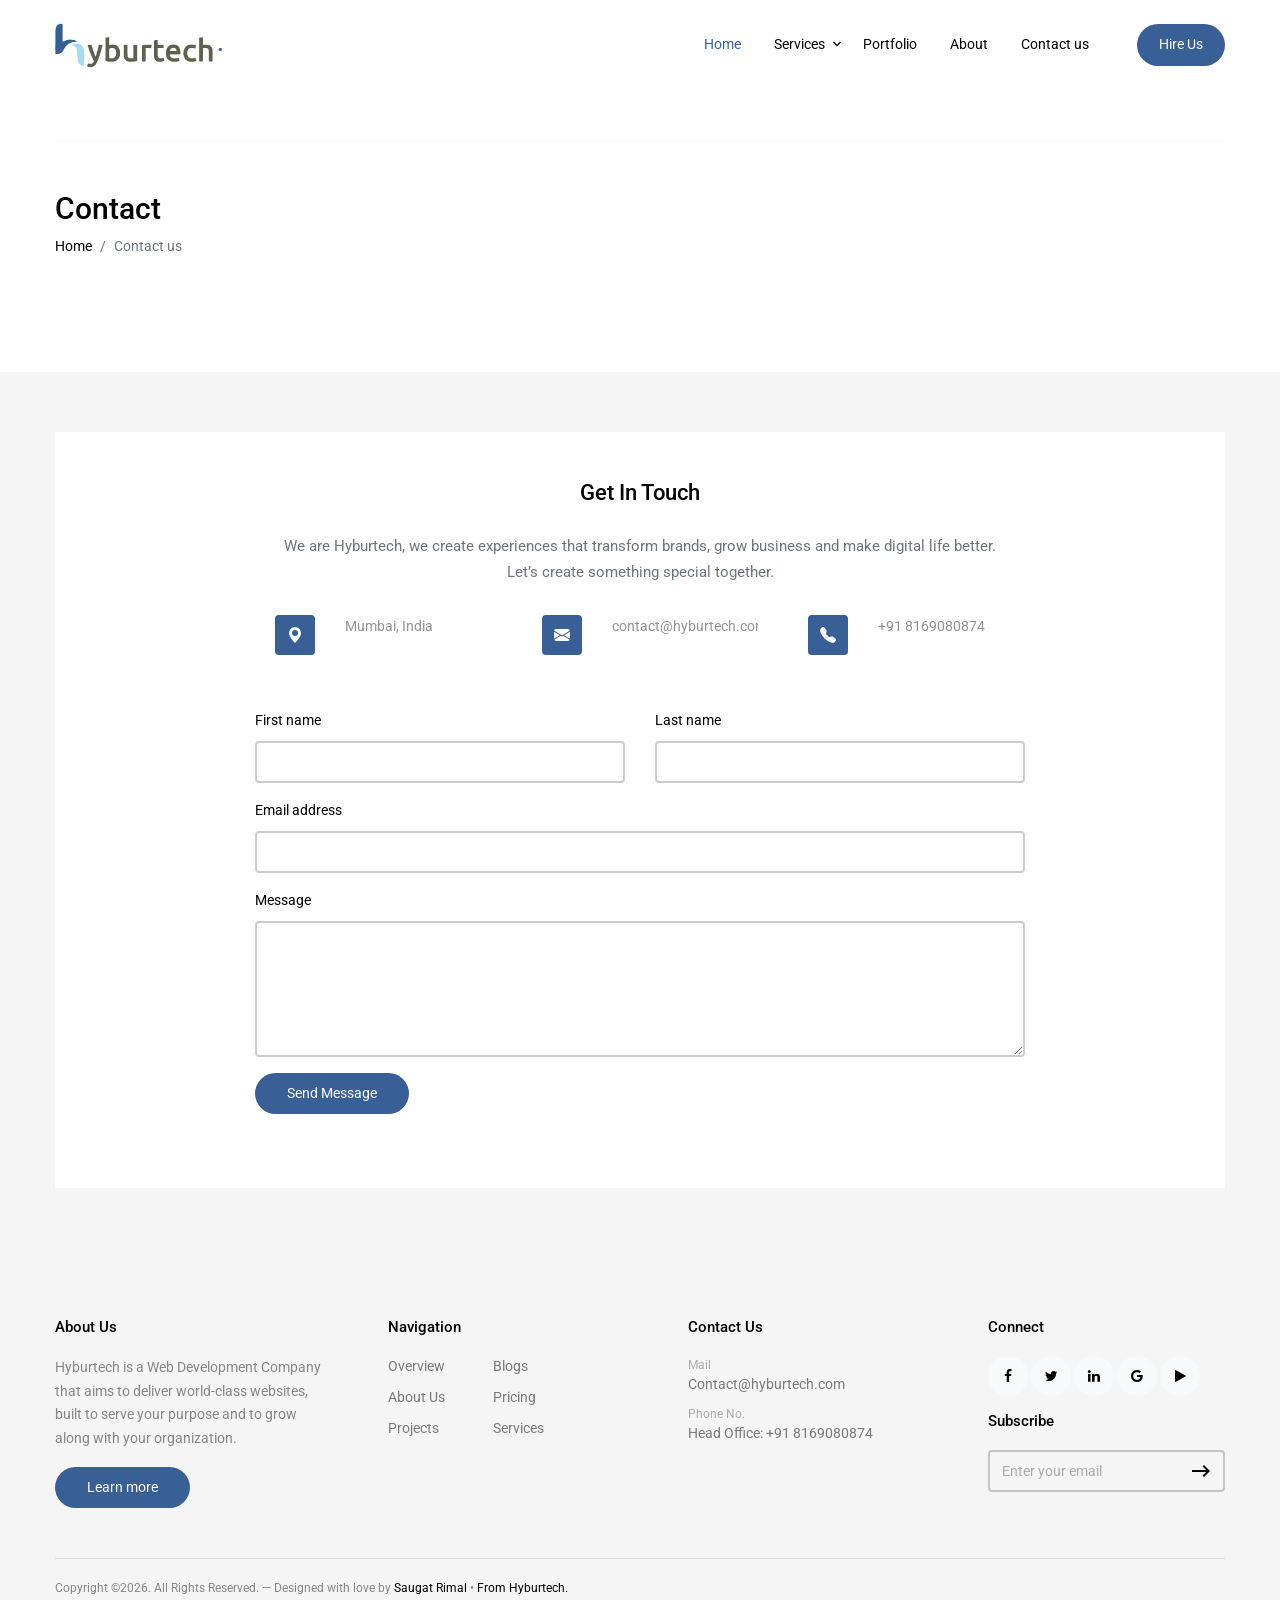
<file: contact.html>
<!-- /*
* Website Name: Hyburtech
* Website Author: Saugat Rimal
* Author URI: https://saugatrimal.com.np/
*/ -->
<!doctype html>
<html lang="en">
<head>
  <meta charset="utf-8">
  <meta name="viewport" content="width=device-width, initial-scale=1, shrink-to-fit=no">
  <meta name="author" content="Untree.co">
  <link rel="shortcut icon" href="favicon.png">

  <meta name="description" content="Hyburtech is a Web Development Company which that aims to deliver world class websites, built to serve your purpose and to grow along with your organization. We put our best on every single project considering it as own business." />
  <link rel="canonical" href="https://hyburtech.com/" />
  <meta property="og:locale" content="en_US" />
  <meta property="og:type" content="article" />
  <meta property="og:title" content="Contact - Hyburtech - A Creative Digital Agency" />
  <meta property="og:description" content="Hyburtech is a Web Development Company which that aims to deliver world class websites, built to serve your purpose and to grow along with your organization. We put our best on every single project considering it as own business." />
  <meta property="og:url" content="https://hyburtech.com/" />
  <meta property="og:site_name" content="Hyburtech - A Creative Digital Agency" />
  <meta property="article:publisher" content="https://www.facebook.com/hyburtech/" />
  <meta property="og:image" content="og-image.png" />
  <meta name="twitter:card" content="summary_large_image" />


  <link href="https://fonts.googleapis.com/css?family=Roboto:400,700,900&display=swap" rel="stylesheet">
  
  <link rel="stylesheet" href="css/bootstrap.min.css">
  <link rel="stylesheet" href="css/owl.carousel.min.css">
  <link rel="stylesheet" href="css/owl.theme.default.min.css">
  <link rel="stylesheet" href="fonts/icomoon/style.css">
  <link rel="stylesheet" href="fonts/flaticon/font/flaticon.css">
  <link rel="stylesheet" href="css/jquery.fancybox.min.css">
  <link rel="stylesheet" href="css/aos.css">
  <link rel="stylesheet" href="css/style.css">

  <title>Hyburtech - A Creative Digital Agency </title>
</head>
<body>


  <div class="site-mobile-menu site-navbar-target">
    <div class="site-mobile-menu-header">
      <div class="site-mobile-menu-close">
        <span class="icofont-close js-menu-toggle"></span>
      </div>
    </div>
    <div class="site-mobile-menu-body"></div>
  </div>

  <div class="container">


    <nav class="site-nav">
      <div class="row align-items-center">

        <div class="col-6 col-sm-6 col-lg-3">
          <h1><a href="index.html"><img src="logo.png" width="60%" height="60%"alt="hyburtech"><span class="text-primary">.</span> </h1>
          </div>

          <div class="col-6 col-sm-6 col-lg-9 site-navigation text-right">
            <ul class="js-clone-nav d-none d-lg-inline-block text-left site-menu">
              <li class="active"><a href="index.html">Home</a></li>
              <li class="has-children">
                <a href="services.html">Services</a>
                <ul class="dropdown">
                  <li><a href="services.html#our-services">Web Development</a></li>
                  <li><a href="services.html#our-services">Digital Marketing</a></li>
                  <li class="has-children">
                    <a href="services.html#our-services">Grapical Design</a>
                    <ul class="dropdown">
                      <li><a href="services.html#our-services">Logo Design</a></li>
                      <li><a href="services.html#our-services">Banner Design</a></li>
                      <li><a href="services.html#our-services">UI Design</a></li>
                    </ul>
                  </li>
                  <li><a href="services.html#our-services">SEO & SMO</a></li>
                </ul>
              </li>
              
              <li><a href="portfolio.html">Portfolio</a></li>
              <li><a href="about.html">About</a></li>
              <li><a href="contact.html">Contact us</a></li>
              <li class="cta-button"><a href="contact.html" target="_blank">Hire Us</a></li>
            </ul>

            <a href="#" class="burger ml-auto site-menu-toggle js-menu-toggle d-block d-lg-none" data-toggle="collapse" data-target="#main-navbar">
              <span></span>
            </a>

          </div>

        </div>  
      </nav> <!-- END nav -->

    </div> <!-- END container -->


    

    <div class="site-hero pb-5">

      <div class="container">
        <div class="row align-items-center justify-content-between">
          <div class="col-lg-12">
            <h1 class="text-black">Contact</h1>
            <nav aria-label="breadcrumb">
              <ol class="custom-breadcrumb breadcrumb">
                <li class="breadcrumb-item"><a href="index.html">Home</a></li>
                <li class="breadcrumb-item active" aria-current="page">Contact us</li>
              </ol>
            </nav>
          </div>
        </div>
      </div>
    </div>

    <div class="section-grey">
      <div class="container">

        <div class="block">
          <div class="row justify-content-center">


            <div class="col-md-8 col-lg-8 pb-4" data-aos="fade-up" data-aos-delay="200">

            <div class="col-lg-12 text-center">
               <h2 class="section-title">Get In Touch</h2>
               <span class="section-subtitle">We are Hyburtech, we create experiences that transform brands, grow business and make digital life better. Let’s create something special together.</span>
             </div>


              <div class="row">
                <div class="col-lg-4">
                  <div  class="service no-shadow link horizontal d-flex active" data-aos="fade-left" data-aos-delay="0">
                    <div class="service-icon color-1 mb-4">
                      <svg xmlns="http://www.w3.org/2000/svg" width="16" height="16" fill="currentColor" class="bi bi-geo-alt-fill" viewBox="0 0 16 16">
                        <path d="M8 16s6-5.686 6-10A6 6 0 0 0 2 6c0 4.314 6 10 6 10zm0-7a3 3 0 1 1 0-6 3 3 0 0 1 0 6z"/>
                      </svg>
                    </div> <!-- /.icon -->
                    <div class="service-contents">
                      <p>Mumbai, India</p>
                    </div> <!-- /.service-contents-->
                  </div> <!-- /.service -->
                </div>

                <div class="col-lg-4">
                  <div  class="service no-shadow link horizontal d-flex active" data-aos="fade-left" data-aos-delay="0">
                    <div class="service-icon color-1 mb-4">
                      <svg xmlns="http://www.w3.org/2000/svg" width="16" height="16" fill="currentColor" class="bi bi-envelope-fill" viewBox="0 0 16 16">
                        <path d="M.05 3.555A2 2 0 0 1 2 2h12a2 2 0 0 1 1.95 1.555L8 8.414.05 3.555zM0 4.697v7.104l5.803-3.558L0 4.697zM6.761 8.83l-6.57 4.027A2 2 0 0 0 2 14h12a2 2 0 0 0 1.808-1.144l-6.57-4.027L8 9.586l-1.239-.757zm3.436-.586L16 11.801V4.697l-5.803 3.546z"/>
                      </svg>
                    </div> <!-- /.icon -->
                    <div class="service-contents">
                      <p>contact@hyburtech.com</p>
                    </div> <!-- /.service-contents-->
                  </div> <!-- /.service -->
                </div>

                <div class="col-lg-4">
                  <div  class="service no-shadow link horizontal d-flex active" data-aos="fade-left" data-aos-delay="0">
                    <div class="service-icon color-1 mb-4">
                      <svg xmlns="http://www.w3.org/2000/svg" width="16" height="16" fill="currentColor" class="bi bi-telephone-fill" viewBox="0 0 16 16">
                        <path fill-rule="evenodd" d="M1.885.511a1.745 1.745 0 0 1 2.61.163L6.29 2.98c.329.423.445.974.315 1.494l-.547 2.19a.678.678 0 0 0 .178.643l2.457 2.457a.678.678 0 0 0 .644.178l2.189-.547a1.745 1.745 0 0 1 1.494.315l2.306 1.794c.829.645.905 1.87.163 2.611l-1.034 1.034c-.74.74-1.846 1.065-2.877.702a18.634 18.634 0 0 1-7.01-4.42 18.634 18.634 0 0 1-4.42-7.009c-.362-1.03-.037-2.137.703-2.877L1.885.511z"/>
                      </svg>
                    </div> <!-- /.icon -->
                    <div class="service-contents">
                      <p>+91 8169080874</p>
                    </div> <!-- /.service-contents-->
                  </div> <!-- /.service -->
                </div>
              </div>




              <form>
                <div class="row">
                  <div class="col-6">
                    <div class="form-group">
                      <label class="text-black" for="fname">First name</label>
                      <input type="text" class="form-control" id="fname">
                    </div>
                  </div>
                  <div class="col-6">
                    <div class="form-group">
                      <label class="text-black" for="lname">Last name</label>
                      <input type="text" class="form-control" id="lname">
                    </div>
                  </div>
                </div>
                <div class="form-group">
                  <label class="text-black" for="email">Email address</label>
                  <input type="email" class="form-control" id="email">
                </div>

                <div class="form-group">
                  <label class="text-black" for="message">Message</label>
                  <textarea name="" class="form-control" id="message" cols="30" rows="5"></textarea>
                </div>

                <button type="submit" class="btn btn-primary-hover-outline">Send Message</button>
              </form>

            </div>
          </div>
        </div>
      </div>
    </div>
  </div>





    <div class="footer">
      <div class="container">
        <div class="row">
          <div class="col-md-6 col-lg-3">
            <div class="widget">
              <h3 class="widget-heading">About Us</h3>
              <p>Hyburtech is a Web Development Company that aims to deliver world-class websites, built to serve your purpose and to grow along with your organization.</p>
              <p class="mb-0"><a href="about.html" class="btn btn-primary btn-primary-hover-outline">Learn more</a></p>
            </div>
          </div>
          <div class="col-md-6 col-lg-3 pl-lg-5">
            <div class="widget">
              <h3 class="widget-heading">Navigation</h3>
              <ul class="list-unstyled float-left mr-5">
                <li><a href="#">Overview</a></li>
                <li><a href="#">About Us</a></li>
                <li><a href="#">Projects</a></li>
                

              </ul>
              <ul class="list-unstyled float-left">
                <li><a href="#">Blogs</a></li>
                <li><a href="#">Pricing</a></li>
                <li><a href="#">Services</a></li>
                

              </ul>
            </div>
          </div>
          <div class="col-md-6 col-lg-3 pl-lg-5">
            <div class="widget">
              <h3 class="widget-heading">Contact Us</h3>
              <ul class="list-unstyled footer-blog-entry">
                <li>
                  <span class="d-block date">Mail</span>
                  <a href="#">Contact@hyburtech.com</a>
                </li>
                <li>
                  <span class="d-block date">Phone No.</span>
                  <a href="#">Head Office: +91 8169080874</a>
                </li>

              </ul>
            </div>
          </div>
          <div class="col-md-6 col-lg-3 pl-lg-5">
            <div class="widget">
              <h3 class="widget-heading">Connect</h3>
              <ul class="list-unstyled social-icons light mb-0">
                <li><a href="#"><span class="icon-facebook"></span></a></li>
                <li><a href="#"><span class="icon-twitter"></span></a></li>
                <li><a href="#"><span class="icon-linkedin"></span></a></li>
                <li><a href="#"><span class="icon-google"></span></a></li>
                <li><a href="#"><span class="icon-play"></span></a></li>
              </ul>
            </div>

            <div class="widget">
              <div class="footer-subscribe">
                <h3 class="widget-heading">Subscribe</h3>
                <form action="#">
                  <input type="text" class="form-control" placeholder="Enter your email">
                  <button type="submit" class="btn btn-link">
                    <span class="icon-keyboard_backspace"></span>
                  </button>
                </form>
              </div>
            </div>
          </div>

        </div>

        <div class="row copyright">
          <div class="col-lg-9 ">
            <p>Copyright &copy;<script>document.write(new Date().getFullYear());</script>. All Rights Reserved. &mdash; Designed with love by <a href="https://saugatreemal.engineer" target="_blank" rel="nofollow noopener">Saugat Rimal</a> &bullet; <a href="https://hyburtech.com/" target="_blank" rel="nofollow noopener">From Hyburtech.</a>
            </p>
          </div>
          
        </div>

      </div>
    </div>

    <div id="overlayer"></div>
    <div class="loader">
      <div class="spinner-border" role="status">
        <span class="sr-only">Loading...</span>
      </div>
    </div>





    <script src="js/jquery-3.4.1.min.js"></script>
    <script src="js/popper.min.js"></script>
    <script src="js/bootstrap.min.js"></script>
    <script src="js/owl.carousel.min.js"></script>
    <script src="js/aos.js"></script>
    <script src="js/imagesloaded.pkgd.js"></script>
    <script src="js/isotope.pkgd.min.js"></script>
    <script src="js/jquery.animateNumber.min.js"></script>
    <script src="js/jquery.waypoints.min.js"></script>
    <script src="js/jquery.fancybox.min.js"></script>
    <script src="js/custom.js"></script>
  </body>
  </html>
</file>
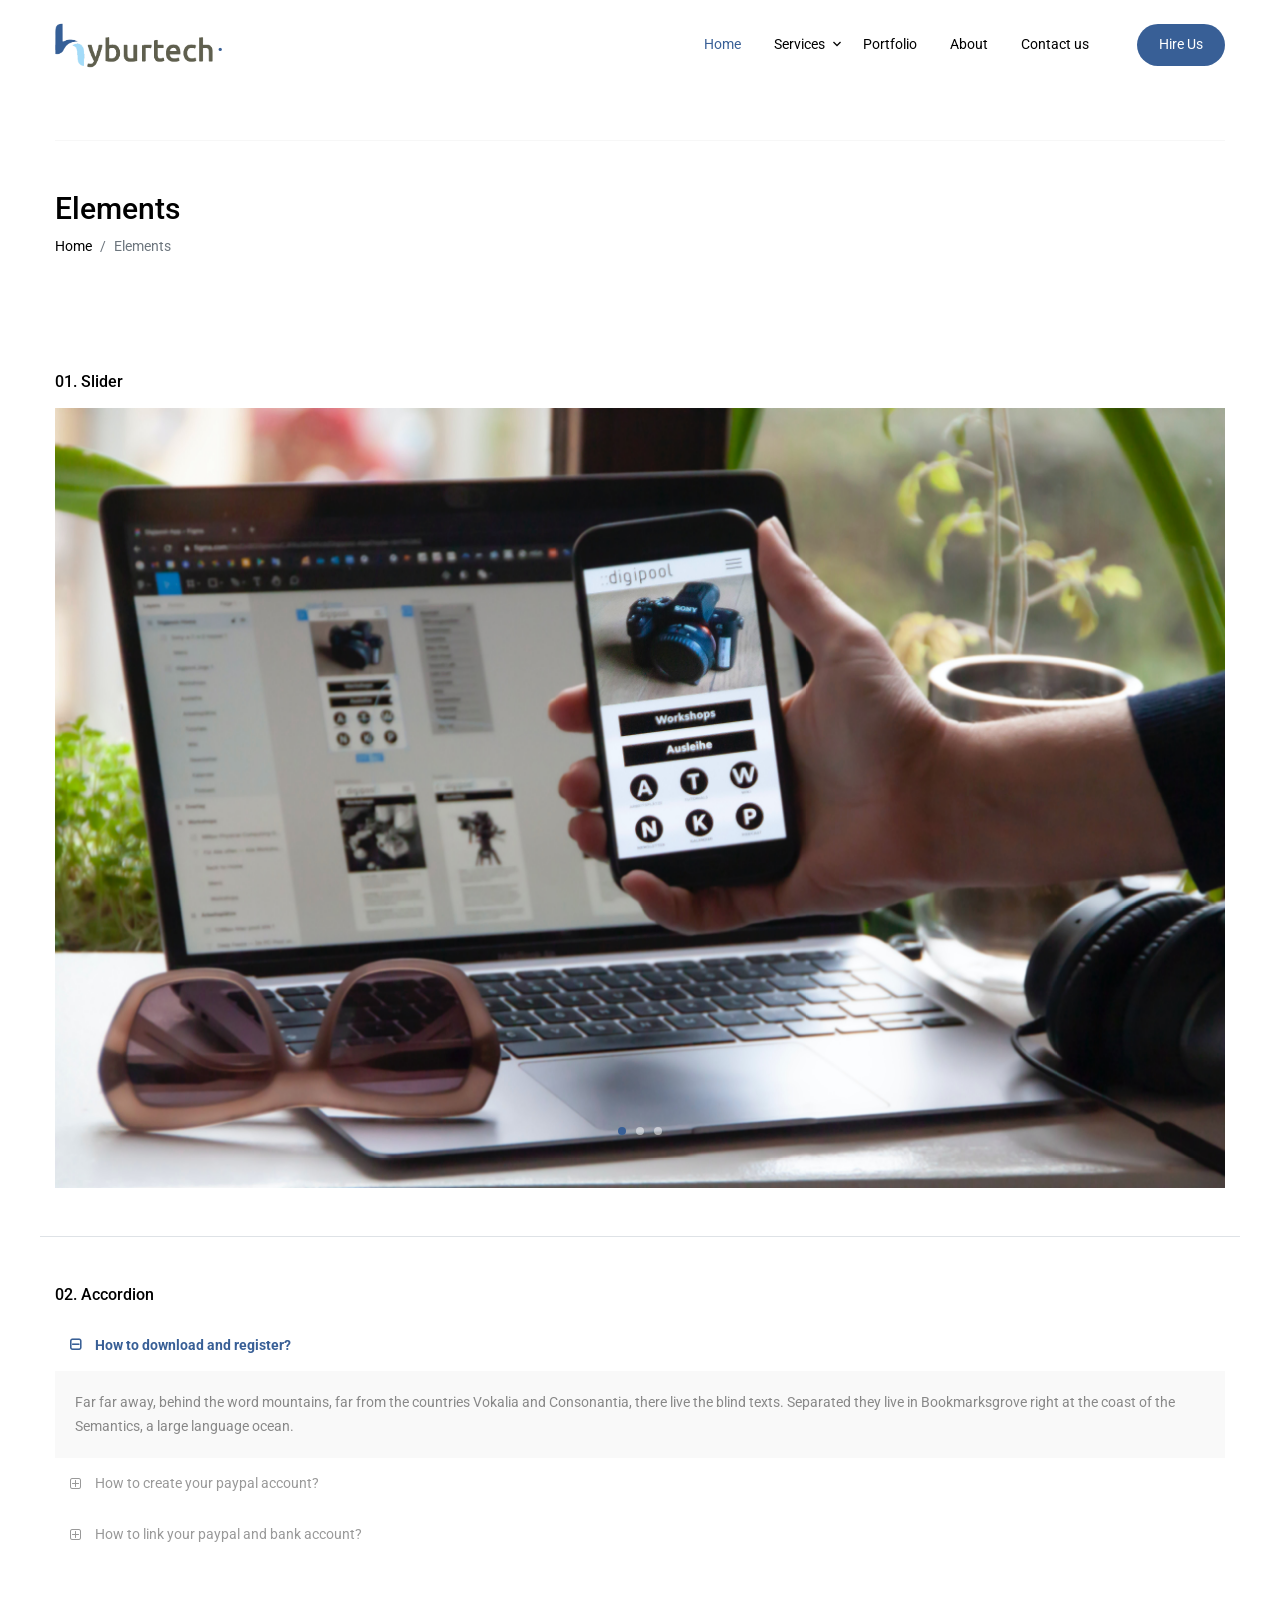
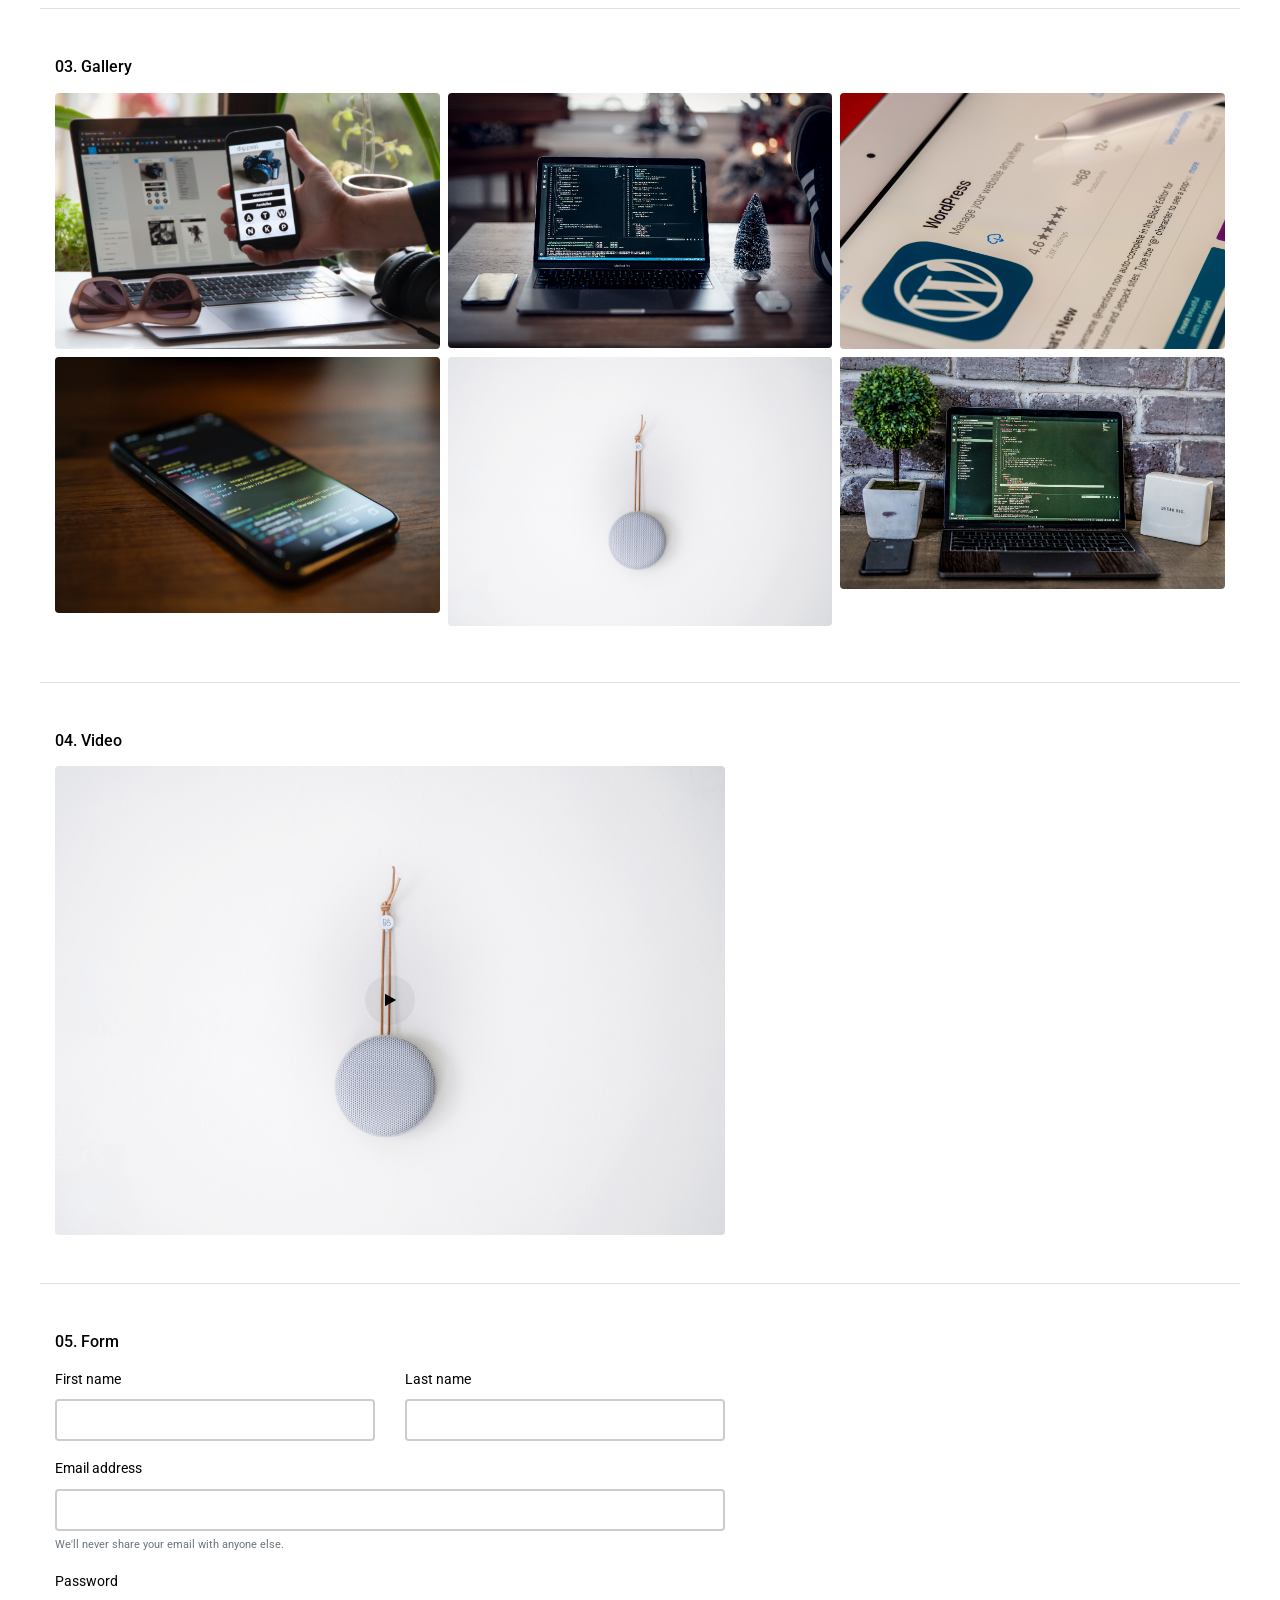
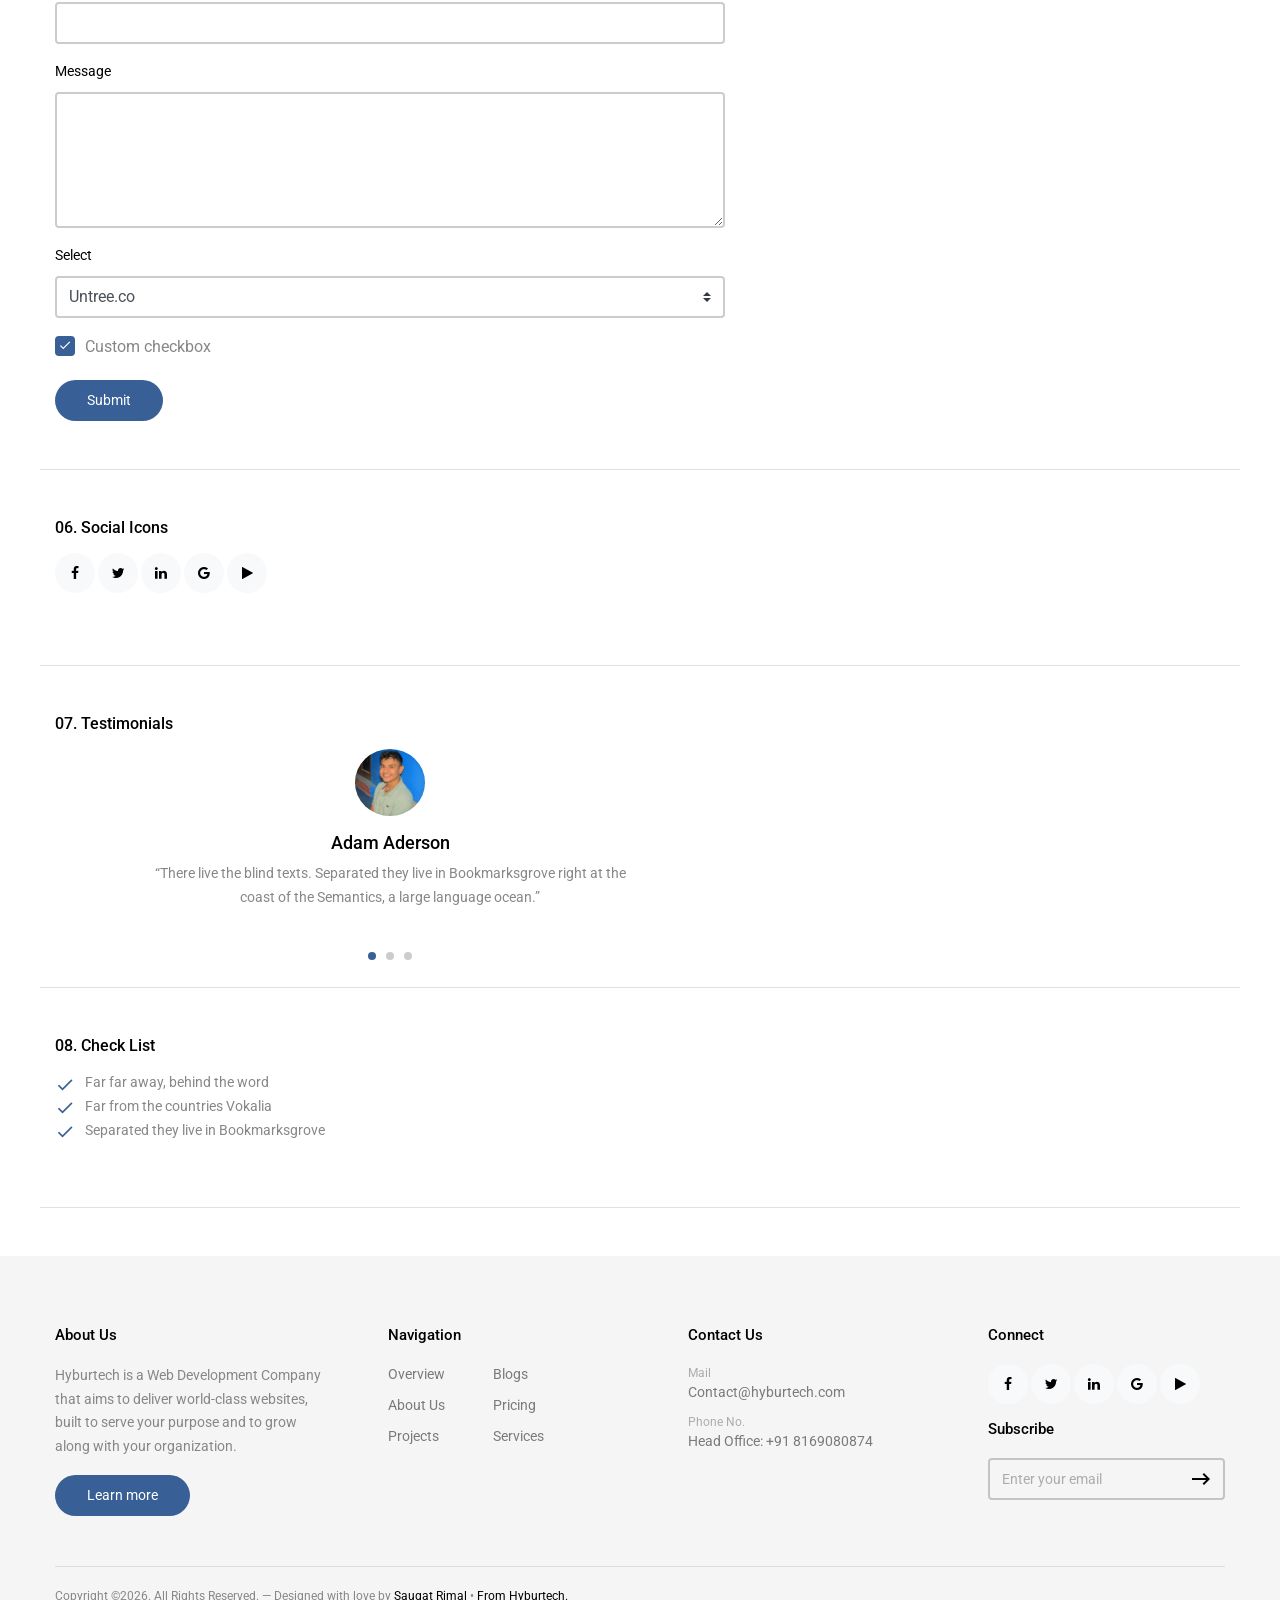
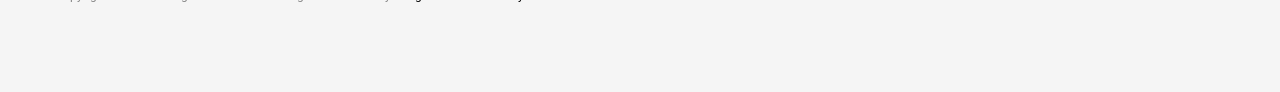
<file: elements.html>
<!-- /*
* Website Name: Hyburtech
* Website Author: Saugat Rimal
* Author URI: https://saugatrimal.com.np/
*/ -->
<!doctype html>
<html lang="en">
<head>
  <meta charset="utf-8">
  <meta name="viewport" content="width=device-width, initial-scale=1, shrink-to-fit=no">
  <meta name="author" content="Untree.co">
  <link rel="shortcut icon" href="favicon.png">

  <meta name="description" content="Hyburtech is a Web Development Company which that aims to deliver world class websites, built to serve your purpose and to grow along with your organization. We put our best on every single project considering it as own business." />
  <link rel="canonical" href="https://hyburtech.com/" />
  <meta property="og:locale" content="en_US" />
  <meta property="og:type" content="article" />
  <meta property="og:title" content="About - Hyburtech - A Creative Digital Agency" />
  <meta property="og:description" content="Hyburtech is a Web Development Company which that aims to deliver world class websites, built to serve your purpose and to grow along with your organization. We put our best on every single project considering it as own business." />
  <meta property="og:url" content="https://hyburtech.com/" />
  <meta property="og:site_name" content="Hyburtech - A Creative Digital Agency" />
  <meta property="article:publisher" content="https://www.facebook.com/hyburtech/" />
  <meta property="og:image" content="https://hyburtech.com/wp-content/uploads/2020/03/Image4.png" />
  <meta name="twitter:card" content="summary_large_image" />


  <link href="https://fonts.googleapis.com/css?family=Roboto:400,700,900&display=swap" rel="stylesheet">
  
  <link rel="stylesheet" href="css/bootstrap.min.css">
  <link rel="stylesheet" href="css/owl.carousel.min.css">
  <link rel="stylesheet" href="css/owl.theme.default.min.css">
  <link rel="stylesheet" href="fonts/icomoon/style.css">
  <link rel="stylesheet" href="fonts/flaticon/font/flaticon.css">
  <link rel="stylesheet" href="css/jquery.fancybox.min.css">
  <link rel="stylesheet" href="css/aos.css">
  <link rel="stylesheet" href="css/style.css">

  <title>Hyburtech - A Creative Digital Agency </title>
</head>
<body>


  <div class="site-mobile-menu site-navbar-target">
    <div class="site-mobile-menu-header">
      <div class="site-mobile-menu-close">
        <span class="icofont-close js-menu-toggle"></span>
      </div>
    </div>
    <div class="site-mobile-menu-body"></div>
  </div>

  <div class="container">


    <nav class="site-nav">
      <div class="row align-items-center">

        <div class="col-6 col-sm-6 col-lg-3">
          <h1><a href="index.html"><img src="logo.png" width="60%" height="60%"alt="hyburtech"><span class="text-primary">.</span> </h1>
          </div>

          <div class="col-6 col-sm-6 col-lg-9 site-navigation text-right">
            <ul class="js-clone-nav d-none d-lg-inline-block text-left site-menu">
              <li class="active"><a href="index.html">Home</a></li>
              <li class="has-children">
                <a href="services.html">Services</a>
                <ul class="dropdown">
                  <li><a href="services.html#our-services">Web Development</a></li>
                  <li><a href="services.html#our-services">Digital Marketing</a></li>
                  <li class="has-children">
                    <a href="services.html#our-services">Grapical Design</a>
                    <ul class="dropdown">
                      <li><a href="services.html#our-services">Logo Design</a></li>
                      <li><a href="services.html#our-services">Banner Design</a></li>
                      <li><a href="services.html#our-services">UI Design</a></li>
                    </ul>
                  </li>
                  <li><a href="services.html#our-services">SEO & SMO</a></li>
                </ul>
              </li>
              
              <li><a href="portfolio.html">Portfolio</a></li>
              <li><a href="about.html">About</a></li>
              <li><a href="contact.html">Contact us</a></li>
              <li class="cta-button"><a href="contact.html" target="_blank">Hire Us</a></li>
            </ul>

            <a href="#" class="burger ml-auto site-menu-toggle js-menu-toggle d-block d-lg-none" data-toggle="collapse" data-target="#main-navbar">
              <span></span>
            </a>

          </div>

        </div>  
      </nav> <!-- END nav -->

    </div> <!-- END container -->




    

    <div class="site-hero pb-5">

      <div class="container">
        <div class="row align-items-center justify-content-between">
          <div class="col-lg-12">
            <h1 class="text-black">Elements</h1>
            <nav aria-label="breadcrumb">
              <ol class="custom-breadcrumb breadcrumb">
                <li class="breadcrumb-item"><a href="index.html">Home</a></li>
                <li class="breadcrumb-item active" aria-current="page">Elements</li>
              </ol>
            </nav>
          </div>
        </div>
      </div>
    </div>

  </div>

  <div class="container pb-5 mb-5 border-bottom">
    <div class="row">
      <div class="col-lg-12">
        <h1 class="h6 mb-3 text-black">01. Slider</h1>
      </div>
      <div class="col-lg-12">
        <div class="owl-single dots-absolute owl-carousel">
          <img src="images/img_h_1.jpg" alt="Image" class="img-fluid">
          <img src="images/img_h_2.jpg" alt="Image" class="img-fluid">
          <img src="images/img_h_3.jpg" alt="Image" class="img-fluid">
        </div>
      </div>
    </div>
  </div>


  <div class="container pb-5 mb-5 border-bottom">
    <div class="row">
      <div class="col-lg-12">
        <h1 class="h6 mb-3 text-black">02. Accordion</h1>
      </div>
      <div class="col-lg-12">
        <div class="custom-accordion" id="accordion_1">
          <div class="accordion-item">
            <h2 class="mb-0">
              <button class="btn btn-link" type="button" data-toggle="collapse" data-target="#collapseOne" aria-expanded="true" aria-controls="collapseOne">How to download and register?</button>
            </h2>

            <div id="collapseOne" class="collapse show" aria-labelledby="headingOne" data-parent="#accordion_1">
              <div class="accordion-body">
                Far far away, behind the word mountains, far from the countries Vokalia and Consonantia, there live the blind texts. Separated they live in Bookmarksgrove right at the coast of the Semantics, a large language ocean.
              </div>
            </div>
          </div> <!-- .accordion-item -->

          <div class="accordion-item">
            <h2 class="mb-0">
              <button class="btn btn-link collapsed" type="button" data-toggle="collapse" data-target="#collapseTwo" aria-expanded="false" aria-controls="collapseTwo">How to create your paypal account?</button>
            </h2>
            <div id="collapseTwo" class="collapse" aria-labelledby="headingTwo" data-parent="#accordion_1">
              <div class="accordion-body">
                A small river named Duden flows by their place and supplies it with the necessary regelialia. It is a paradisematic country, in which roasted parts of sentences fly into your mouth.
              </div>
            </div>
          </div> <!-- .accordion-item -->
          <div class="accordion-item">
            <h2 class="mb-0">
              <button class="btn btn-link collapsed" type="button" data-toggle="collapse" data-target="#collapseThree" aria-expanded="false" aria-controls="collapseThree">How to link your paypal and bank account?</button>
            </h2>

            <div id="collapseThree" class="collapse" aria-labelledby="headingThree" data-parent="#accordion_1">
              <div class="accordion-body">
                When she reached the first hills of the Italic Mountains, she had a last view back on the skyline of her hometown Bookmarksgrove, the headline of Alphabet Village and the subline of her own road, the Line Lane. Pityful a rethoric question ran over her cheek, then she continued her way.
              </div>
            </div>

          </div> <!-- .accordion-item -->

        </div>
      </div>
    </div>
  </div>

  <div class="container pb-5 mb-5 border-bottom">
    <div class="row">
      <div class="col-lg-12">
        <h1 class="h6 mb-3 text-black">03. Gallery</h1>
      </div>
      <div class="col-lg-12">
        <div class="row gutter-1 gallery">
          <div class="col-4">
            <a href="images/img_h_1.jpg" class="gal-item" data-fancybox="gal"><img src="images/img_h_1.jpg" alt="Image" class="img-fluid"></a>
          </div>
          <div class="col-4">
            <a href="images/img_h_2.jpg" class="gal-item" data-fancybox="gal"><img src="images/img_h_2.jpg" alt="Image" class="img-fluid"></a>
          </div>
          <div class="col-4">
            <a href="images/img_h_3.jpg" class="gal-item" data-fancybox="gal"><img src="images/img_h_3.jpg" alt="Image" class="img-fluid"></a>
          </div>
          <div class="col-4">
            <a href="images/img_h_4.jpg" class="gal-item" data-fancybox="gal"><img src="images/img_h_4.jpg" alt="Image" class="img-fluid"></a>
          </div>
          <div class="col-4">
            <a href="images/img_h_5.jpg" class="gal-item" data-fancybox="gal"><img src="images/img_h_5.jpg" alt="Image" class="img-fluid"></a>
          </div>
          <div class="col-4">
            <a href="images/img_h_6.jpg" class="gal-item" data-fancybox="gal"><img src="images/img_h_6.jpg" alt="Image" class="img-fluid"></a>
          </div>
        </div>
      </div>
    </div>
  </div>

  <div class="container pb-5 mb-5 border-bottom">
    <div class="row">
      <div class="col-lg-12">
        <h1 class="h6 mb-3 text-black">04. Video</h1>
      </div>
      <div class="col-lg-7">
        <a href="https://vimeo.com/342333493" data-fancybox class="video-wrap">
          <span class="play-wrap"><span class="icon-play"></span></span>
          <img src="images/img_h_5.jpg" alt="Image" class="img-fluid rounded">
        </a>
      </div>
    </div>
  </div>

  <div class="container pb-5 mb-5 border-bottom">
    <div class="row">
      <div class="col-lg-12">
        <h1 class="h6 mb-3 text-black">05. Form</h1>
      </div>
      <div class="col-lg-7">
        <form>
          <div class="row">
            <div class="col-md-6">
              <div class="form-group">
                <label class="text-black" for="fname">First name</label>
                <input type="text" class="form-control" id="fname">
              </div>
            </div>
            <div class="col-md-6">
              <div class="form-group">
                <label class="text-black" for="lname">Last name</label>
                <input type="text" class="form-control" id="lname">
              </div>
            </div>
          </div>
          <div class="form-group">
            <label class="text-black" for="email">Email address</label>
            <input type="email" class="form-control" id="email" aria-describedby="emailHelp">
            <small id="emailHelp" class="form-text text-muted">We'll never share your email with anyone else.</small>
          </div>
          <div class="form-group">
            <label class="text-black" for="password">Password</label>
            <input type="password" class="form-control" id="password">
          </div>
          <div class="form-group">
            <label class="text-black" for="message">Message</label>
            <textarea name="" class="form-control" id="message" cols="30" rows="5"></textarea>
          </div>
          <div class="form-group">
            <label class="text-black" for="select">Select</label>

            <select name="" id="select" class="custom-select">
              <option value="">Untree.co</option>
              <option value="">Offers high quality free template</option>
            </select>

          </div>
          <div class="form-group">
            <label class="control control--checkbox">
              <span class="caption">Custom checkbox</span>
              <input type="checkbox" checked="checked"/>
              <div class="control__indicator"></div>
            </label>
          </div>
          <button type="submit" class="btn btn-primary-hover-outline">Submit</button>
        </form>
      </div>
    </div>
  </div>

  <div class="container pb-5 mb-5 border-bottom">
    <div class="row">
      <div class="col-lg-12">
        <h1 class="h6 mb-3 text-black">06. Social Icons</h1>
      </div>
      <div class="col-lg-7">
        <ul class="list-unstyled social-icons light">
          <li><a href="#"><span class="icon-facebook"></span></a></li>
          <li><a href="#"><span class="icon-twitter"></span></a></li>
          <li><a href="#"><span class="icon-linkedin"></span></a></li>
          <li><a href="#"><span class="icon-google"></span></a></li>
          <li><a href="#"><span class="icon-play"></span></a></li>
        </ul>
      </div>
    </div>
  </div>

  <div class="container pb-5 mb-5 border-bottom">
    <div class="row">
      <div class="col-lg-12">
        <h1 class="h6 mb-3 text-black">07. Testimonials</h1>
      </div>
      <div class="col-lg-7">
        <div class="owl-single owl-carousel">
          <div class="testimonial mx-auto">
            <figure class="img-wrap">
              <img src="images/person_2.jpg" alt="Image" class="img-fluid">
            </figure>
            <h3 class="name">Adam Aderson</h3>
            <blockquote>
              <p>&ldquo;There live the blind texts. Separated they live in Bookmarksgrove right at the coast of the Semantics, a large language ocean.&rdquo;</p>
            </blockquote>
          </div>

          <div class="testimonial mx-auto">
            <figure class="img-wrap">
              <img src="images/person_3.jpg" alt="Image" class="img-fluid">
            </figure>
            <h3 class="name">Lukas Devlin</h3>
            <blockquote>
              <p>&ldquo;There live the blind texts. Separated they live in Bookmarksgrove right at the coast of the Semantics, a large language ocean.&rdquo;</p>
            </blockquote>
          </div>

          <div class="testimonial mx-auto">
            <figure class="img-wrap">
              <img src="images/person_4.jpg" alt="Image" class="img-fluid">
            </figure>
            <h3 class="name">Kayla Bryant</h3>
            <blockquote>
              <p>&ldquo;There live the blind texts. Separated they live in Bookmarksgrove right at the coast of the Semantics, a large language ocean.&rdquo;</p>
            </blockquote>
          </div>

        </div>
      </div>
    </div>
  </div>

  <div class="container pb-5 mb-5 border-bottom">
    <div class="row">
      <div class="col-lg-12">
        <h1 class="h6 mb-3 text-black">08. Check List</h1>
      </div>
      <div class="col-lg-7">
        <ul class="list-unstyled list-check primary">
          <li>Far far away, behind the word</li>
          <li>Far from the countries Vokalia</li>
          <li>Separated they live in Bookmarksgrove</li>
        </ul>
      </div>
    </div>
  </div>

  





    <div class="footer">
      <div class="container">
        <div class="row">
          <div class="col-md-6 col-lg-3">
            <div class="widget">
              <h3 class="widget-heading">About Us</h3>
              <p>Hyburtech is a Web Development Company that aims to deliver world-class websites, built to serve your purpose and to grow along with your organization.</p>
              <p class="mb-0"><a href="about.html" class="btn btn-primary btn-primary-hover-outline">Learn more</a></p>
            </div>
          </div>
          <div class="col-md-6 col-lg-3 pl-lg-5">
            <div class="widget">
              <h3 class="widget-heading">Navigation</h3>
              <ul class="list-unstyled float-left mr-5">
                <li><a href="#">Overview</a></li>
                <li><a href="#">About Us</a></li>
                <li><a href="#">Projects</a></li>
                

              </ul>
              <ul class="list-unstyled float-left">
                <li><a href="#">Blogs</a></li>
                <li><a href="#">Pricing</a></li>
                <li><a href="#">Services</a></li>
                

              </ul>
            </div>
          </div>
          <div class="col-md-6 col-lg-3 pl-lg-5">
            <div class="widget">
              <h3 class="widget-heading">Contact Us</h3>
              <ul class="list-unstyled footer-blog-entry">
                <li>
                  <span class="d-block date">Mail</span>
                  <a href="#">Contact@hyburtech.com</a>
                </li>
                <li>
                  <span class="d-block date">Phone No.</span>
                  <a href="#">Head Office: +91 8169080874</a>
                </li>

              </ul>
            </div>
          </div>
          <div class="col-md-6 col-lg-3 pl-lg-5">
            <div class="widget">
              <h3 class="widget-heading">Connect</h3>
              <ul class="list-unstyled social-icons light mb-0">
                <li><a href="#"><span class="icon-facebook"></span></a></li>
                <li><a href="#"><span class="icon-twitter"></span></a></li>
                <li><a href="#"><span class="icon-linkedin"></span></a></li>
                <li><a href="#"><span class="icon-google"></span></a></li>
                <li><a href="#"><span class="icon-play"></span></a></li>
              </ul>
            </div>

            <div class="widget">
              <div class="footer-subscribe">
                <h3 class="widget-heading">Subscribe</h3>
                <form action="#">
                  <input type="text" class="form-control" placeholder="Enter your email">
                  <button type="submit" class="btn btn-link">
                    <span class="icon-keyboard_backspace"></span>
                  </button>
                </form>
              </div>
            </div>
          </div>

        </div>

        <div class="row copyright">
          <div class="col-lg-9 ">
            <p>Copyright &copy;<script>document.write(new Date().getFullYear());</script>. All Rights Reserved. &mdash; Designed with love by <a href="https://saugatreemal.engineer" target="_blank" rel="nofollow noopener">Saugat Rimal</a> &bullet; <a href="https://hyburtech.com/" target="_blank" rel="nofollow noopener">From Hyburtech.</a>
            </p>
          </div>
          
        </div>

      </div>
    </div>

    <div id="overlayer"></div>
    <div class="loader">
      <div class="spinner-border" role="status">
        <span class="sr-only">Loading...</span>
      </div>
    </div>





    <script src="js/jquery-3.4.1.min.js"></script>
    <script src="js/popper.min.js"></script>
    <script src="js/bootstrap.min.js"></script>
    <script src="js/owl.carousel.min.js"></script>
    <script src="js/aos.js"></script>
    <script src="js/imagesloaded.pkgd.js"></script>
    <script src="js/isotope.pkgd.min.js"></script>
    <script src="js/jquery.animateNumber.min.js"></script>
    <script src="js/jquery.waypoints.min.js"></script>
    <script src="js/jquery.fancybox.min.js"></script>
    <script src="js/custom.js"></script>
  </body>
  </html>
</file>
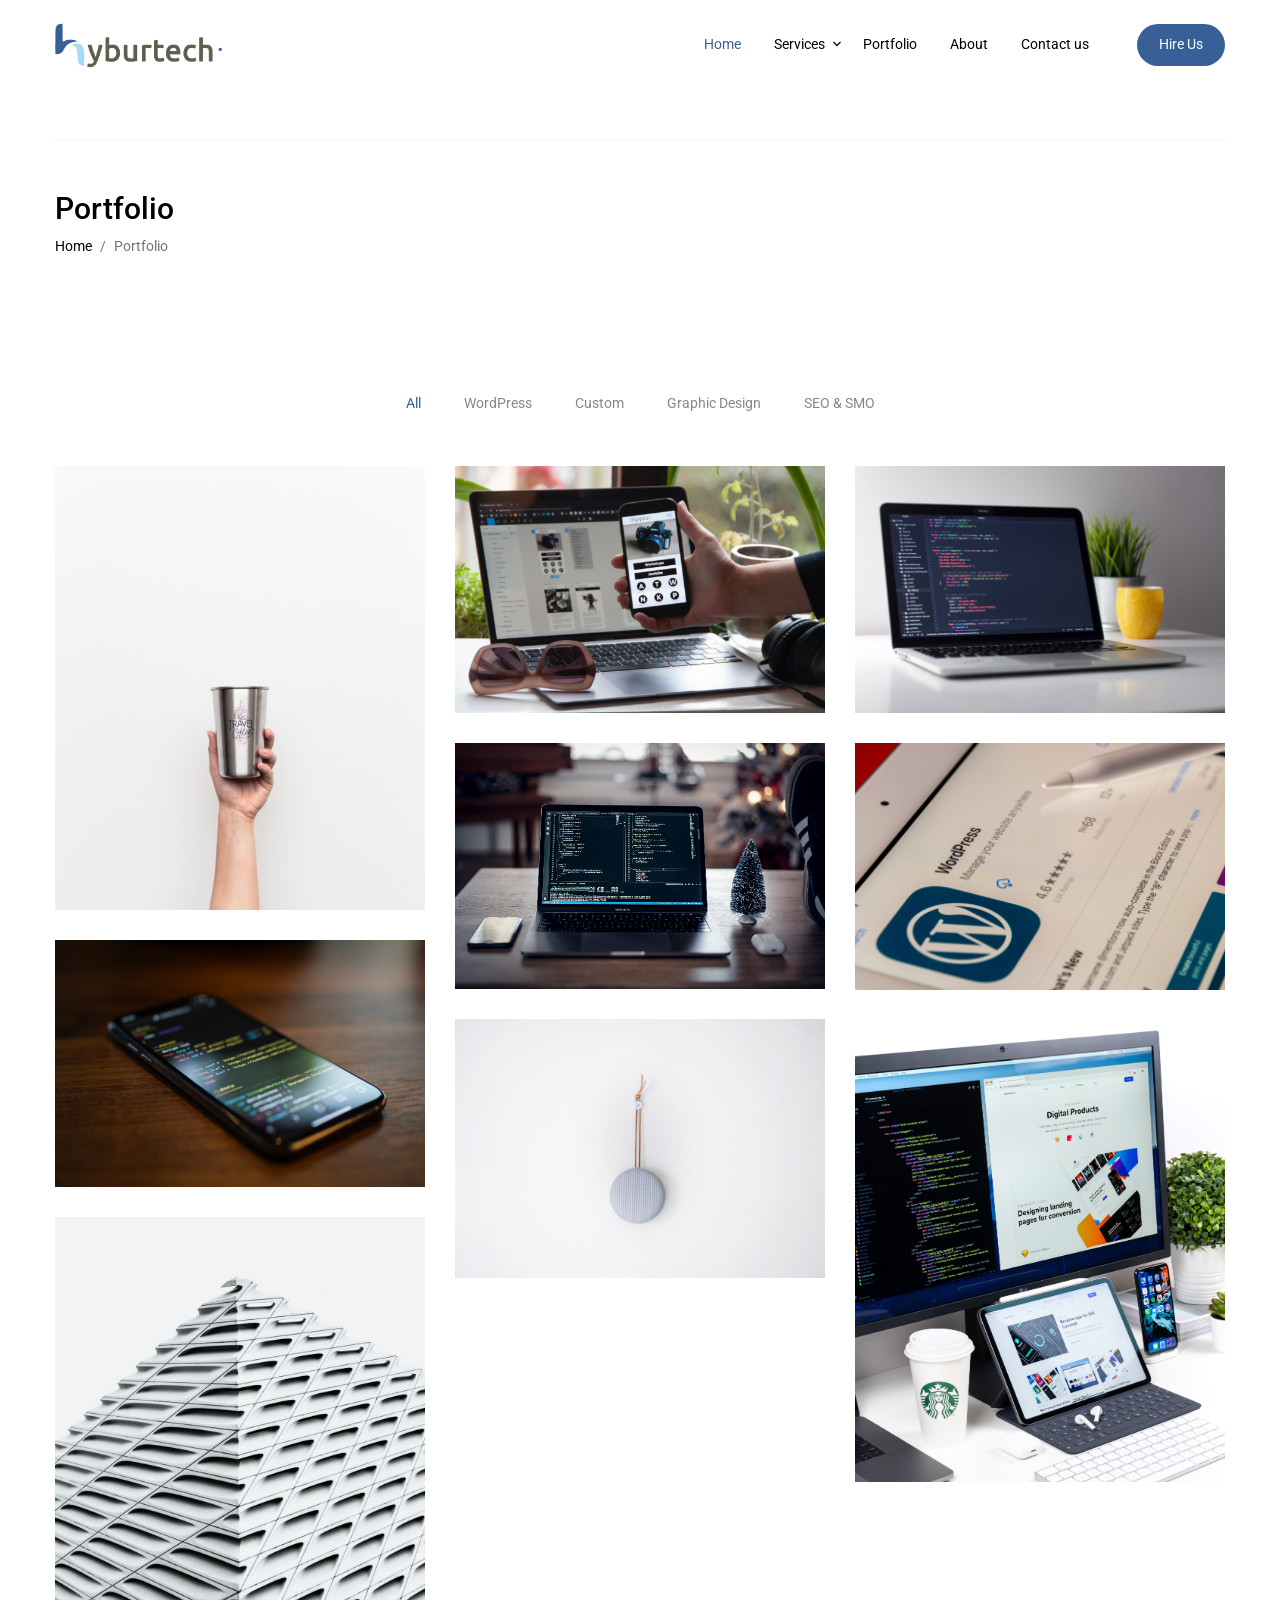
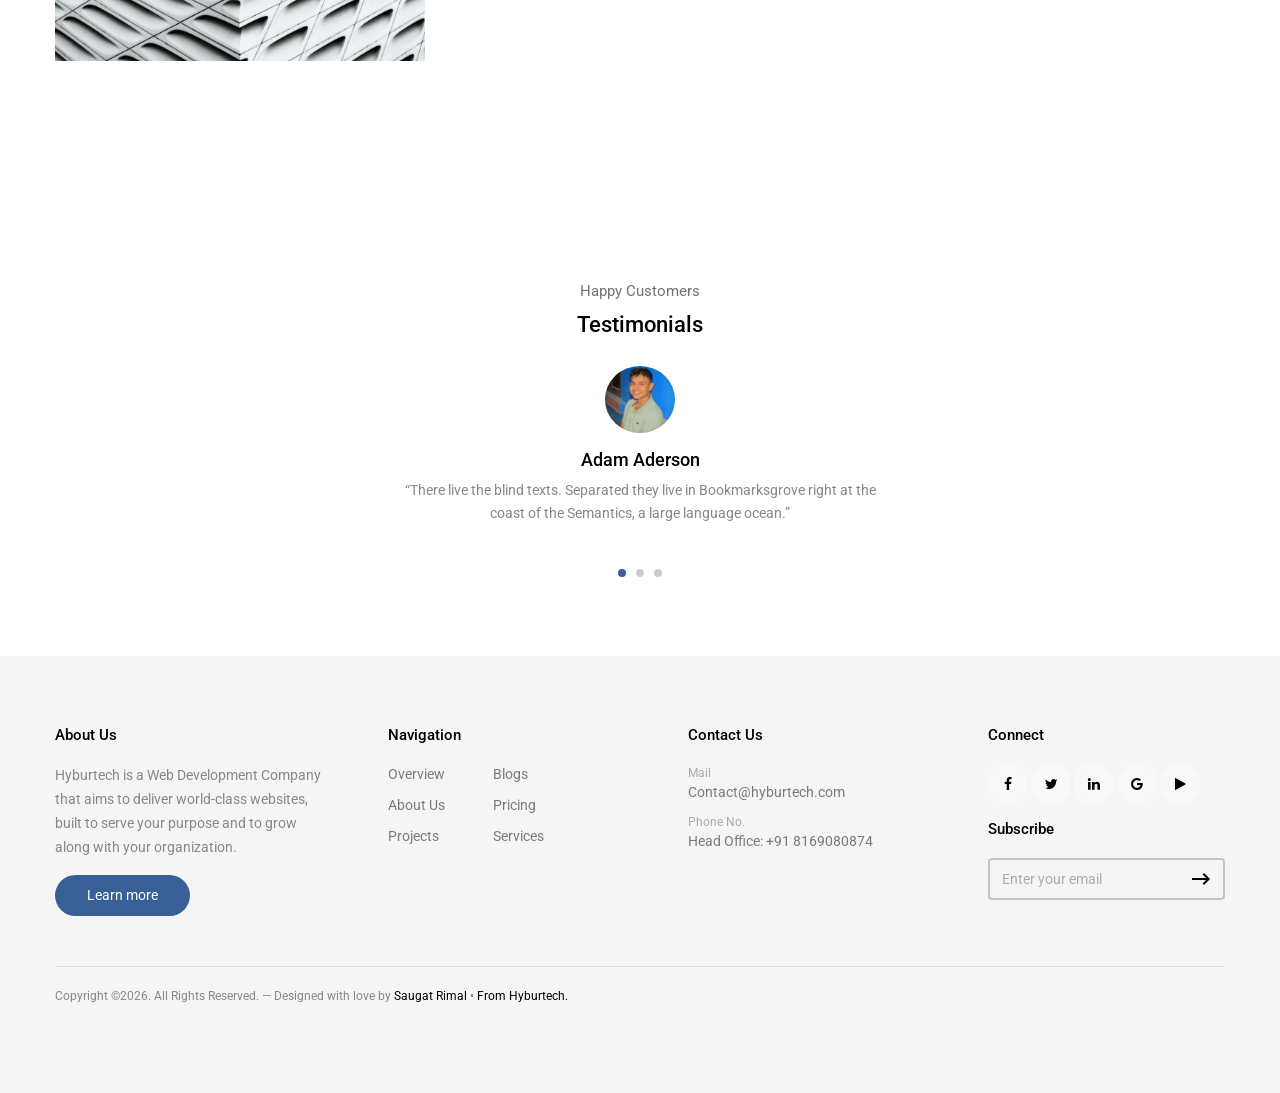
<file: portfolio.html>
<!-- /*
* Website Name: Hyburtech
* Website Author: Saugat Rimal
* Author URI: https://saugatrimal.com.np/
*/ -->
<!doctype html>
<html lang="en">
<head>
  <meta charset="utf-8">
  <meta name="viewport" content="width=device-width, initial-scale=1, shrink-to-fit=no">
  <meta name="author" content="Untree.co">
  <link rel="shortcut icon" href="hyburtech.png">

  <meta name="description" content="Hyburtech is a Web Development Company which that aims to deliver world class websites, built to serve your purpose and to grow along with your organization. We put our best on every single project considering it as own business." />
  <link rel="canonical" href="https://hyburtech.com/" />
  <meta property="og:locale" content="en_US" />
  <meta property="og:type" content="article" />
  <meta property="og:title" content="About - Hyburtech - A Creative Digital Agency" />
  <meta property="og:description" content="Hyburtech is a Web Development Company which that aims to deliver world class websites, built to serve your purpose and to grow along with your organization. We put our best on every single project considering it as own business." />
  <meta property="og:url" content="https://hyburtech.com/" />
  <meta property="og:site_name" content="Hyburtech - A Creative Digital Agency" />
  <meta property="article:publisher" content="https://www.facebook.com/hyburtech/" />
  <meta property="og:image" content="og-image.png" />
  <meta name="twitter:card" content="summary_large_image" />


  <link href="https://fonts.googleapis.com/css?family=Roboto:400,700,900&display=swap" rel="stylesheet">
  
  <link rel="stylesheet" href="css/bootstrap.min.css">
  <link rel="stylesheet" href="css/owl.carousel.min.css">
  <link rel="stylesheet" href="css/owl.theme.default.min.css">
  <link rel="stylesheet" href="fonts/icomoon/style.css">
  <link rel="stylesheet" href="fonts/flaticon/font/flaticon.css">
  <link rel="stylesheet" href="css/jquery.fancybox.min.css">
  <link rel="stylesheet" href="css/aos.css">
  <link rel="stylesheet" href="css/style.css">

  <title>Hyburtech - A Creative Digital Agency </title>
</head>
<body>


  <div class="site-mobile-menu site-navbar-target">
    <div class="site-mobile-menu-header">
      <div class="site-mobile-menu-close">
        <span class="icofont-close js-menu-toggle"></span>
      </div>
    </div>
    <div class="site-mobile-menu-body"></div>
  </div>

  <div class="container">


    <nav class="site-nav">
      <div class="row align-items-center">

        <div class="col-6 col-sm-6 col-lg-3">
          <h1><a href="index.html"><img src="logo.png" width="60%" height="60%"alt="hyburtech"><span class="text-primary">.</span> </h1>
          </div>

          <div class="col-6 col-sm-6 col-lg-9 site-navigation text-right">
            <ul class="js-clone-nav d-none d-lg-inline-block text-left site-menu">
              <li class="active"><a href="index.html">Home</a></li>
              <li class="has-children">
                <a href="services.html">Services</a>
                <ul class="dropdown">
                  <li><a href="services.html#our-services">Web Development</a></li>
                  <li><a href="services.html#our-services">Digital Marketing</a></li>
                  <li class="has-children">
                    <a href="services.html#our-services">Grapical Design</a>
                    <ul class="dropdown">
                      <li><a href="services.html#our-services">Logo Design</a></li>
                      <li><a href="services.html#our-services">Banner Design</a></li>
                      <li><a href="services.html#our-services">UI Design</a></li>
                    </ul>
                  </li>
                  <li><a href="services.html#our-services">SEO & SMO</a></li>
                </ul>
              </li>
              
              <li><a href="portfolio.html">Portfolio</a></li>
              <li><a href="about.html">About</a></li>
              <li><a href="contact.html">Contact us</a></li>
              <li class="cta-button"><a href="contact.html" target="_blank">Hire Us</a></li>
            </ul>

            <a href="#" class="burger ml-auto site-menu-toggle js-menu-toggle d-block d-lg-none" data-toggle="collapse" data-target="#main-navbar">
              <span></span>
            </a>

          </div>

        </div>  
      </nav> <!-- END nav -->

    </div> <!-- END container -->



    

    <div class="site-hero pb-5">

      <div class="container">
        <div class="row align-items-center justify-content-between">
          <div class="col-lg-12">
            <h1 class="text-black">Portfolio</h1>
            <nav aria-label="breadcrumb">
              <ol class="custom-breadcrumb breadcrumb">
                <li class="breadcrumb-item"><a href="index.html">Home</a></li>
                <li class="breadcrumb-item active" aria-current="page">Portfolio</li>
              </ol>
            </nav>
          </div>
        </div>
      </div>
    </div>





    <section class="site-section pt-0" id="portfolio-section">
      <div class="container">

        <div class="filters" data-aos="fade-up" data-aos-delay="100">
          <ul>
            <li class="active" data-filter="*">All</li>
            <li data-filter=".packaging">WordPress</li>
            <li data-filter=".mockup">Custom</li>
            <li data-filter=".typography">Graphic Design</li>
            <li data-filter=".photography">SEO & SMO</li>
          </ul>
        </div>

        <div class="filters-content mb-5" data-aos="fade-up" data-aos-delay="200">
          <div class="row grid">
            <div class="isotope-card col-sm-4 all mockup">
              <a href="images/img_v_4.jpg" data-fancybox="gal">
                <img src="images/img_v_4.jpg" alt="Image" class="img-fluid">
                <div class="contents">
                  <h3>Card Vol. 3</h3>
                  <div class="cat">Mockup</div>
                </div>
              </a>
            </div>

            <div class="isotope-card col-sm-4 all mockup">
              <a href="images/img_h_1.jpg" data-fancybox="gal">
                <img src="images/img_h_1.jpg" alt="Image" class="img-fluid">
                <div class="contents">
                  <h3>Card Vol. 3</h3>
                  <div class="cat">Mockup</div>
                </div>
              </a>
            </div>
            <div class="isotope-card col-sm-4 all mockup">
              <a href="images/img_h_8.jpg" data-fancybox="gal">
                <img src="images/img_h_8.jpg" alt="Image" class="img-fluid">
                <div class="contents">
                  <h3>Card Vol. 3</h3>
                  <div class="cat">Mockup</div>
                </div>
              </a>
            </div>
            <div class="isotope-card col-sm-4 all typography">
              <a href="images/img_h_2.jpg" data-fancybox="gal">
                <img src="images/img_h_2.jpg" alt="Image" class="img-fluid">
                <div class="contents">
                  <h3>House Design</h3>
                  <div class="cat">Typography</div>
                </div>
              </a>

            </div>                            
            <div class="isotope-card col-sm-4 all mockup">
              <a href="images/img_h_3.jpg" data-fancybox="gal">
                <img src="images/img_h_3.jpg" alt="Image" class="img-fluid">
                <div class="contents">
                  <h3>WoW</h3>
                  <div class="cat">Mockup</div>
                </div>
              </a>
            </div>
            <div class="isotope-card col-sm-4 all packaging">
              <a href="images/img_h_4.jpg" data-fancybox="gal">
                <img src="images/img_h_4.jpg" alt="Image" class="img-fluid">
                <div class="contents">
                  <h3>Seat</h3>
                  <div class="cat">Packaging</div>
                </div>
              </a>
            </div>
            <div class="isotope-card col-sm-4 all typography">
              <a href="images/img_h_5.jpg" data-fancybox="gal">
                <img src="images/img_h_5.jpg" alt="Image" class="img-fluid">
                <div class="contents">
                  <h3>Seat</h3>
                  <div class="cat">Packaging</div>
                </div>
              </a>
            </div>
            <div class="isotope-card col-sm-4 all photography">
              <a href="images/img_v_1.jpg" data-fancybox="gal">
                <img src="images/img_v_1.jpg" alt="Image" class="img-fluid">
                <div class="contents">
                  <h3>House Design</h3>
                  <div class="cat">Photography</div>
                </div>
              </a>
            </div>
            <div class="isotope-card col-sm-4 all photography">
              <a href="images/img_v_2.jpg" data-fancybox="gal">
                <img src="images/img_v_2.jpg" alt="Image" class="img-fluid">
                <div class="contents">
                  <h3>House Design</h3>
                  <div class="cat">Photography</div>
                </div>
              </a>

            </div>
          </div>
        </div>
      </div>
    </section>
    <!-- .untrtee_co-section -->

    <div class="site-section testimonial-section">
      <div class="container">
        <div class="row">
          <div class="col-12 text-center">
            <span class="section-subtitle">Happy Customers</span>
            <h2 class="section-title">Testimonials</h2>
          </div>
        </div>
        <div class="row justify-content-center">
          <div class="col-lg-7">

            <div class="owl-single owl-carousel">
              <div class="testimonial mx-auto">
                <figure class="img-wrap">
                  <img src="images/person_2.jpg" alt="Image" class="img-fluid">
                </figure>
                <h3 class="name">Adam Aderson</h3>
                <blockquote>
                  <p>&ldquo;There live the blind texts. Separated they live in Bookmarksgrove right at the coast of the Semantics, a large language ocean.&rdquo;</p>
                </blockquote>
              </div>

              <div class="testimonial mx-auto">
                <figure class="img-wrap">
                  <img src="images/person_3.jpg" alt="Image" class="img-fluid">
                </figure>
                <h3 class="name">Lukas Devlin</h3>
                <blockquote>
                  <p>&ldquo;There live the blind texts. Separated they live in Bookmarksgrove right at the coast of the Semantics, a large language ocean.&rdquo;</p>
                </blockquote>
              </div>

              <div class="testimonial mx-auto">
                <figure class="img-wrap">
                  <img src="images/person_4.jpg" alt="Image" class="img-fluid">
                </figure>
                <h3 class="name">Kayla Bryant</h3>
                <blockquote>
                  <p>&ldquo;There live the blind texts. Separated they live in Bookmarksgrove right at the coast of the Semantics, a large language ocean.&rdquo;</p>
                </blockquote>
              </div>

            </div>

          </div>
        </div>
      </div>
    </div>






    <div class="footer">
      <div class="container">
        <div class="row">
          <div class="col-md-6 col-lg-3">
            <div class="widget">
              <h3 class="widget-heading">About Us</h3>
              <p>Hyburtech is a Web Development Company that aims to deliver world-class websites, built to serve your purpose and to grow along with your organization.</p>
              <p class="mb-0"><a href="about.html" class="btn btn-primary btn-primary-hover-outline">Learn more</a></p>
            </div>
          </div>
          <div class="col-md-6 col-lg-3 pl-lg-5">
            <div class="widget">
              <h3 class="widget-heading">Navigation</h3>
              <ul class="list-unstyled float-left mr-5">
                <li><a href="#">Overview</a></li>
                <li><a href="#">About Us</a></li>
                <li><a href="#">Projects</a></li>
                

              </ul>
              <ul class="list-unstyled float-left">
                <li><a href="#">Blogs</a></li>
                <li><a href="#">Pricing</a></li>
                <li><a href="#">Services</a></li>
                

              </ul>
            </div>
          </div>
          <div class="col-md-6 col-lg-3 pl-lg-5">
            <div class="widget">
              <h3 class="widget-heading">Contact Us</h3>
              <ul class="list-unstyled footer-blog-entry">
                <li>
                  <span class="d-block date">Mail</span>
                  <a href="#">Contact@hyburtech.com</a>
                </li>
                <li>
                  <span class="d-block date">Phone No.</span>
                  <a href="#">Head Office: +91 8169080874</a>
                </li>

              </ul>
            </div>
          </div>
          <div class="col-md-6 col-lg-3 pl-lg-5">
            <div class="widget">
              <h3 class="widget-heading">Connect</h3>
              <ul class="list-unstyled social-icons light mb-0">
                <li><a href="#"><span class="icon-facebook"></span></a></li>
                <li><a href="#"><span class="icon-twitter"></span></a></li>
                <li><a href="#"><span class="icon-linkedin"></span></a></li>
                <li><a href="#"><span class="icon-google"></span></a></li>
                <li><a href="#"><span class="icon-play"></span></a></li>
              </ul>
            </div>

            <div class="widget">
              <div class="footer-subscribe">
                <h3 class="widget-heading">Subscribe</h3>
                <form action="#">
                  <input type="text" class="form-control" placeholder="Enter your email">
                  <button type="submit" class="btn btn-link">
                    <span class="icon-keyboard_backspace"></span>
                  </button>
                </form>
              </div>
            </div>
          </div>

        </div>

        <div class="row copyright">
          <div class="col-lg-9 ">
            <p>Copyright &copy;<script>document.write(new Date().getFullYear());</script>. All Rights Reserved. &mdash; Designed with love by <a href="https://saugatreemal.engineer" target="_blank" rel="nofollow noopener">Saugat Rimal</a> &bullet; <a href="https://hyburtech.com/" target="_blank" rel="nofollow noopener">From Hyburtech.</a>
            </p>
          </div>
          
        </div>

      </div>
    </div>

    <div id="overlayer"></div>
    <div class="loader">
      <div class="spinner-border" role="status">
        <span class="sr-only">Loading...</span>
      </div>
    </div>





    <script src="js/jquery-3.4.1.min.js"></script>
    <script src="js/popper.min.js"></script>
    <script src="js/bootstrap.min.js"></script>
    <script src="js/owl.carousel.min.js"></script>
    <script src="js/aos.js"></script>
    <script src="js/imagesloaded.pkgd.js"></script>
    <script src="js/isotope.pkgd.min.js"></script>
    <script src="js/jquery.animateNumber.min.js"></script>
    <script src="js/jquery.waypoints.min.js"></script>
    <script src="js/jquery.fancybox.min.js"></script>
    <script src="js/custom.js"></script>
  </body>
  </html>
</file>
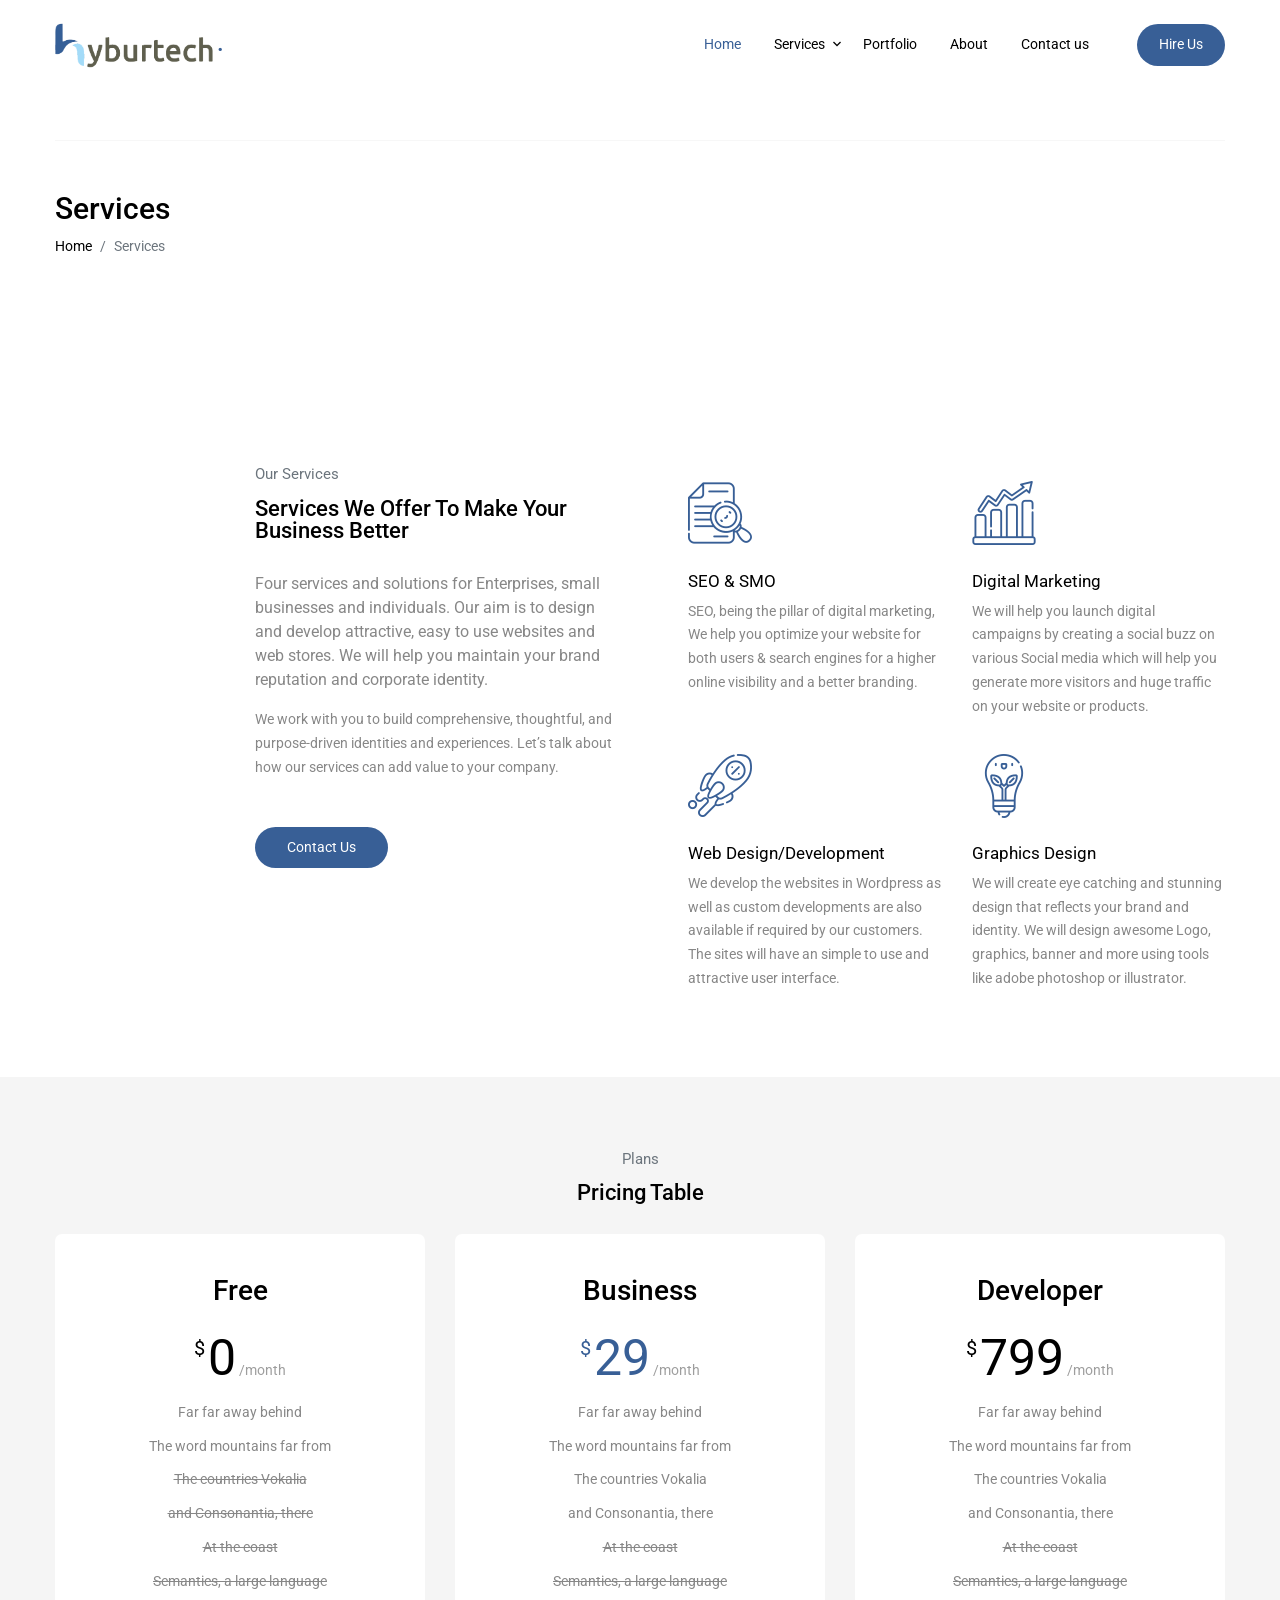
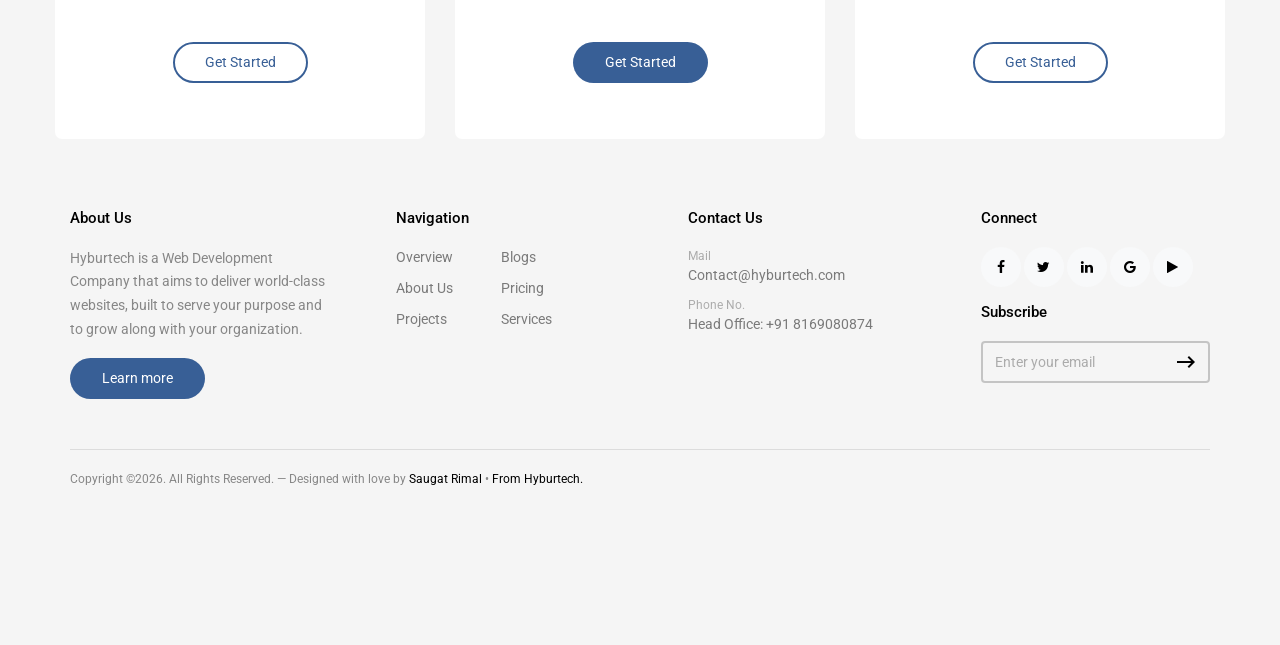
<file: services.html>
<!-- /*
* Website Name: Hyburtech
* Website Author: Saugat Rimal
* Author URI: https://saugatrimal.com.np/
*/ -->
<!doctype html>
<html lang="en">
<head>
  <meta charset="utf-8">
  <meta name="viewport" content="width=device-width, initial-scale=1, shrink-to-fit=no">
  <meta name="author" content="Untree.co">
  <link rel="shortcut icon" href="favicon.png">

  <meta name="description" content="Hyburtech is a Web Development Company which that aims to deliver world class websites, built to serve your purpose and to grow along with your organization. We put our best on every single project considering it as own business." />
  <link rel="canonical" href="https://hyburtech.com/" />
  <meta property="og:locale" content="en_US" />
  <meta property="og:type" content="article" />
  <meta property="og:title" content="About - Hyburtech - A Creative Digital Agency" />
  <meta property="og:description" content="Hyburtech is a Web Development Company which that aims to deliver world class websites, built to serve your purpose and to grow along with your organization. We put our best on every single project considering it as own business." />
  <meta property="og:url" content="https://hyburtech.com/" />
  <meta property="og:site_name" content="Hyburtech - A Creative Digital Agency" />
  <meta property="article:publisher" content="https://www.facebook.com/hyburtech/" />
  <meta property="og:image" content="og-image.png" />
  <meta name="twitter:card" content="summary_large_image" />


  <link href="https://fonts.googleapis.com/css?family=Roboto:400,700,900&display=swap" rel="stylesheet">
  
  <link rel="stylesheet" href="css/bootstrap.min.css">
  <link rel="stylesheet" href="css/owl.carousel.min.css">
  <link rel="stylesheet" href="css/owl.theme.default.min.css">
  <link rel="stylesheet" href="fonts/icomoon/style.css">
  <link rel="stylesheet" href="fonts/flaticon/font/flaticon.css">
  <link rel="stylesheet" href="css/jquery.fancybox.min.css">
  <link rel="stylesheet" href="css/aos.css">
  <link rel="stylesheet" href="css/style.css">

  <title>Hyburtech - A Creative Digital Agency </title>
</head>
<body>


  <div class="site-mobile-menu site-navbar-target">
    <div class="site-mobile-menu-header">
      <div class="site-mobile-menu-close">
        <span class="icofont-close js-menu-toggle"></span>
      </div>
    </div>
    <div class="site-mobile-menu-body"></div>
  </div>

  <div class="container">


    <nav class="site-nav">
      <div class="row align-items-center">

        <div class="col-6 col-sm-6 col-lg-3">
          <h1><a href="index.html"><img src="logo.png" width="60%" height="60%"alt="hyburtech"><span class="text-primary">.</span> </h1>
          </div>

          <div class="col-6 col-sm-6 col-lg-9 site-navigation text-right">
            <ul class="js-clone-nav d-none d-lg-inline-block text-left site-menu">
              <li class="active"><a href="index.html">Home</a></li>
              <li class="has-children">
                <a href="services.html">Services</a>
                <ul class="dropdown">
                  <li><a href="services.html#our-services">Web Development</a></li>
                  <li><a href="services.html#our-services">Digital Marketing</a></li>
                  <li class="has-children">
                    <a href="services.html#our-services">Grapical Design</a>
                    <ul class="dropdown">
                      <li><a href="services.html#our-services">Logo Design</a></li>
                      <li><a href="services.html#our-services">Banner Design</a></li>
                      <li><a href="services.html#our-services">UI Design</a></li>
                    </ul>
                  </li>
                  <li><a href="services.html#our-services">SEO & SMO</a></li>
                </ul>
              </li>
              
              <li><a href="portfolio.html">Portfolio</a></li>
              <li><a href="about.html">About</a></li>
              <li><a href="contact.html">Contact us</a></li>
              <li class="cta-button"><a href="contact.html" target="_blank">Hire Us</a></li>
            </ul>

            <a href="#" class="burger ml-auto site-menu-toggle js-menu-toggle d-block d-lg-none" data-toggle="collapse" data-target="#main-navbar">
              <span></span>
            </a>

          </div>

        </div>  
      </nav> <!-- END nav -->

    </div> <!-- END container -->


    

    <div class="site-hero pb-5">

      <div class="container">
        <div class="row align-items-center justify-content-between">
          <div class="col-lg-12">
            <h1 class="text-black">Services</h1>
            <nav aria-label="breadcrumb">
              <ol class="custom-breadcrumb breadcrumb">
                <li class="breadcrumb-item"><a href="index.html">Home</a></li>
                <li class="breadcrumb-item active" aria-current="page">Services</li>
              </ol>
            </nav>
          </div>
        </div>
      </div>
    </div>

     <div class="services-section">
      <div class="container">
        <div class="row justify-content-between">

          <div class="col-md-6 col-lg-4 offset-lg-2">
            <span class="section-subtitle" id="our-services">Our Services</span>
            <h2 class="section-title">Services We Offer To Make Your Business Better</h2>
            <p class="lead">Four services and solutions for Enterprises, small businesses and individuals. Our aim is to design and develop attractive, easy to use websites and web stores. We will help you maintain your brand reputation and corporate identity. </p>
            <p class="mb-5">We work with you to build comprehensive, thoughtful, and purpose-driven identities and experiences. Let’s talk about how our services can add value to your company.</p>
            <p><a href="contact.html" class="btn btn-primary btn-primary-hover-outline">Contact Us</a></p>

          </div>
          <div class="col-md-6 col-lg-6 pl-lg-5">

            <div class="row">
              <div class="col-6 col-sm-6 col-md-6 col-lg-6">
                <div class="services" data-aos="fade-up" data-aos-delay="">
                  <div class="services-icon">
                    <span class="flaticon-job-search"></span>
                  </div>
                  <div>
                    <h3 id="seo">SEO & SMO</h3>
                    <p>SEO, being the pillar of digital marketing, We help you optimize your website for both users & search engines for a higher online visibility and a better branding.</p>
                  </div>
                </div>
              </div>
              <div class="col-6 col-sm-6 col-md-6 col-lg-6">
                <div class="services" data-aos="fade-up" data-aos-delay="100">
                  <div class="services-icon">
                    <span class="flaticon-statistics"></span>
                  </div>
                  <div>
                    <h3 id="digital-marketing">Digital Marketing</h3>
                    <p>We will help you launch digital campaigns by creating a social buzz on various Social media which will help you generate more visitors and huge traffic on your website or products.</p>
                  </div>
                </div>
              </div>
              <div class="col-6 col-sm-6 col-md-6 col-lg-6">
                <div class="services" data-aos="fade-up" data-aos-delay="">
                  <div class="services-icon">
                    <span class="flaticon-rocket"></span>
                  </div>
                  <div>
                    <h3 id="web-design">Web Design/Development</h3>
                    <p>We develop the websites in Wordpress as well as custom developments are also available if required by our customers. The sites will have an simple to use and attractive user interface.</p>
                  </div>
                </div>
              </div>

              <div class="col-6 col-sm-6 col-md-6 col-lg-6">
                <div class="services" data-aos="fade-up" data-aos-delay="100">
                  <div class="services-icon">
                    <span class="flaticon-growth"></span>
                  </div>
                  <div>
                    <h3 id="graphic-design">Graphics Design</h3>
                    <p>We will create eye catching and stunning design that reflects your brand and identity. We will design awesome Logo, graphics, banner and more using tools like adobe photoshop or illustrator.</p>
                  </div>
                </div>
              </div>

            </div>
          </div>
        </div>


      </div>
    </div>

    <div class="site-section bg-gray">
      <div class="container">
        <div class="row justify-content-center">
          <div class="col-lg-7 text-center">
            <span class="section-subtitle">Plans</span>
            <h2 class="section-title">Pricing Table</h2>
          </div>
        </div>
        <div class="row">
          <div class="col-6 col-sm-6 col-md-6 col-lg-4 mb-4 mb-lg-0">
            <div class="pricing-table text-center">
              <h3 class="text-black">Free</h3>

              <div class="price-wrap text-black">
                <sup class="currency">$</sup>
                <span class="price">0</span>
                <span class="per">/month</span>
              </div>
              
              <ul class="list-unstyled">
                <li>Far far away behind</li>
                <li>The word mountains far from</li>
                <li class="exclude">The countries Vokalia</li>
                <li class="exclude">and Consonantia, there</li>
                <li class="exclude">At the coast</li>
                <li class="exclude">
                  Semantics, a large language
                </li>
              </ul>

              <p class="mt-5"><a href="#" class="btn btn-outline-primary">Get Started</a></p>
            </div>
            

          </div>
          <div class="col-6 col-sm-6 col-md-6 col-lg-4 mb-4 mb-lg-0">
            <div class="pricing-table text-center">
              <h3 class="text-black">Business</h3>

              <div class="price-wrap text-primary">
                <sup class="currency">$</sup>
                <span class="price">29</span>
                <span class="per">/month</span>
              </div>
              
              <ul class="list-unstyled">
                <li>Far far away behind</li>
                <li>The word mountains far from</li>
                <li>The countries Vokalia</li>
                <li>and Consonantia, there</li>
                <li class="exclude">At the coast</li>
                <li class="exclude">
                  Semantics, a large language
                </li>
              </ul>

              <p class="mt-5"><a href="#" class="btn btn-primary-hover-outline">Get Started</a></p>
            </div>
          </div>
          <div class="col-6 col-sm-6 col-md-6 col-lg-4 mb-4 mb-lg-0">
            <div class="pricing-table text-center">
              <h3 class="text-black">Developer</h3>

              <div class="price-wrap text-black">
                <sup class="currency">$</sup>
                <span class="price">799</span>
                <span class="per">/month</span>
              </div>
              
              <ul class="list-unstyled">
                <li>Far far away behind</li>
                <li>The word mountains far from</li>
                <li>The countries Vokalia</li>
                <li>and Consonantia, there</li>
                <li class="exclude">At the coast</li>
                <li class="exclude">
                  Semantics, a large language
                </li>
              </ul>

              <p class="mt-5"><a href="#" class="btn btn-outline-primary">Get Started</a></p>
            </div>
          </div>
        </div>



    <div class="footer">
      <div class="container">
        <div class="row">
          <div class="col-md-6 col-lg-3">
            <div class="widget">
              <h3 class="widget-heading">About Us</h3>
              <p>Hyburtech is a Web Development Company that aims to deliver world-class websites, built to serve your purpose and to grow along with your organization.</p>
              <p class="mb-0"><a href="about.html" class="btn btn-primary btn-primary-hover-outline">Learn more</a></p>
            </div>
          </div>
          <div class="col-md-6 col-lg-3 pl-lg-5">
            <div class="widget">
              <h3 class="widget-heading">Navigation</h3>
              <ul class="list-unstyled float-left mr-5">
                <li><a href="#">Overview</a></li>
                <li><a href="#">About Us</a></li>
                <li><a href="#">Projects</a></li>
                

              </ul>
              <ul class="list-unstyled float-left">
                <li><a href="#">Blogs</a></li>
                <li><a href="#">Pricing</a></li>
                <li><a href="#">Services</a></li>
                

              </ul>
            </div>
          </div>
          <div class="col-md-6 col-lg-3 pl-lg-5">
            <div class="widget">
              <h3 class="widget-heading">Contact Us</h3>
              <ul class="list-unstyled footer-blog-entry">
                <li>
                  <span class="d-block date">Mail</span>
                  <a href="#">Contact@hyburtech.com</a>
                </li>
                <li>
                  <span class="d-block date">Phone No.</span>
                  <a href="#">Head Office: +91 8169080874</a>
                </li>

              </ul>
            </div>
          </div>
          <div class="col-md-6 col-lg-3 pl-lg-5">
            <div class="widget">
              <h3 class="widget-heading">Connect</h3>
              <ul class="list-unstyled social-icons light mb-0">
                <li><a href="#"><span class="icon-facebook"></span></a></li>
                <li><a href="#"><span class="icon-twitter"></span></a></li>
                <li><a href="#"><span class="icon-linkedin"></span></a></li>
                <li><a href="#"><span class="icon-google"></span></a></li>
                <li><a href="#"><span class="icon-play"></span></a></li>
              </ul>
            </div>

            <div class="widget">
              <div class="footer-subscribe">
                <h3 class="widget-heading">Subscribe</h3>
                <form action="#">
                  <input type="text" class="form-control" placeholder="Enter your email">
                  <button type="submit" class="btn btn-link">
                    <span class="icon-keyboard_backspace"></span>
                  </button>
                </form>
              </div>
            </div>
          </div>

        </div>

        <div class="row copyright">
          <div class="col-lg-9 ">
            <p>Copyright &copy;<script>document.write(new Date().getFullYear());</script>. All Rights Reserved. &mdash; Designed with love by <a href="https://saugatreemal.engineer" target="_blank" rel="nofollow noopener">Saugat Rimal</a> &bullet; <a href="https://hyburtech.com/" target="_blank" rel="nofollow noopener">From Hyburtech.</a>
            </p>
          </div>
          
        </div>

      </div>
    </div>

    <div id="overlayer"></div>
    <div class="loader">
      <div class="spinner-border" role="status">
        <span class="sr-only">Loading...</span>
      </div>
    </div>





    <script src="js/jquery-3.4.1.min.js"></script>
    <script src="js/popper.min.js"></script>
    <script src="js/bootstrap.min.js"></script>
    <script src="js/owl.carousel.min.js"></script>
    <script src="js/aos.js"></script>
    <script src="js/imagesloaded.pkgd.js"></script>
    <script src="js/isotope.pkgd.min.js"></script>
    <script src="js/jquery.animateNumber.min.js"></script>
    <script src="js/jquery.waypoints.min.js"></script>
    <script src="js/jquery.fancybox.min.js"></script>
    <script src="js/custom.js"></script>
  </body>
  </html>
</file>
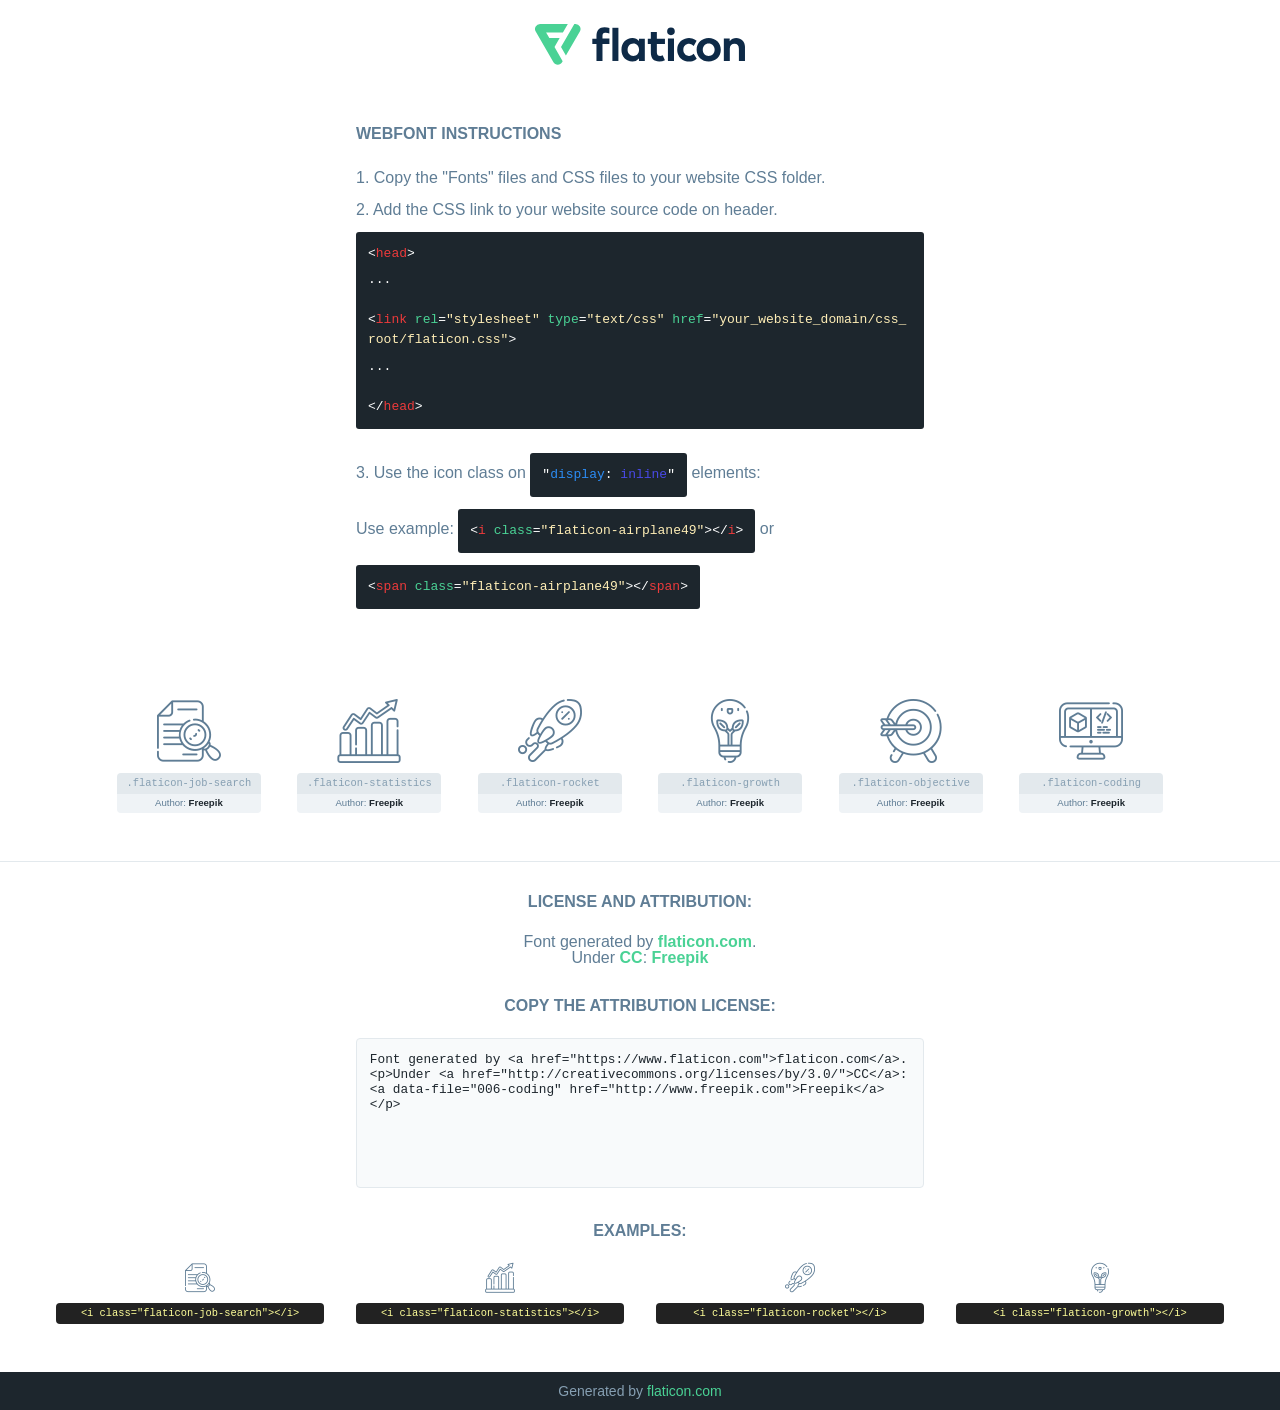
<file: fonts/flaticon/font/flaticon.html>
<!DOCTYPE html>
<!--
  Flaticon icon font: Flaticon
  Creation date: 19/01/2021 11:09
-->
<html>

<head>
    <title>Flaticon Webfont</title>
    <link rel="stylesheet" type="text/css" href="flaticon.css">
    <meta charset="UTF-8">
    <style>
    html, body, div, span, applet, object, iframe,
    h1, h2, h3, h4, h5, h6, p, blockquote, pre,
    a, abbr, acronym, address, big, cite, code,
    del, dfn, em, img, ins, kbd, q, s, samp,
    small, strike, strong, sub, sup, tt, var,
    b, u, i, center,
    dl, dt, dd, ol, ul, li,
    fieldset, form, label, legend,
    table, caption, tbody, tfoot, thead, tr, th, td,
    article, aside, canvas, details, embed,
    figure, figcaption, footer, header, hgroup,
    menu, nav, output, ruby, section, summary,
    time, mark, audio, video {
        margin: 0;
        padding: 0;
        border: 0;
        font-size: 100%;
        font: inherit;
        vertical-align: baseline;
    }
    /* HTML5 display-role reset for older browsers */
    article, aside, details, figcaption, figure,
    footer, header, hgroup, menu, nav, section {
        display: block;
    }
    body {
        line-height: 1;
    }
    ol, ul {
        list-style: none;
    }
    blockquote, q {
        quotes: none;
    }
    blockquote:before, blockquote:after,
    q:before, q:after {
        content: '';
        content: none;
    }
    table {
        border-collapse: collapse;
        border-spacing: 0;
    }
    body {
        font-family: Helvetica, Arial, sans-serif;
        font-size: 16px;
        color: #5f7d95;
    }
    a {
        color: #4AD295;
        font-weight: bold;
        text-decoration: none;
    }
    * {
        -moz-box-sizing: border-box;
        -webkit-box-sizing: border-box;
        box-sizing: border-box;
        margin: 0;
        padding: 0;
    }
    [class^="flaticon-"]:before, [class*=" flaticon-"]:before, [class^="flaticon-"]:after, [class*=" flaticon-"]:after {
        font-family: Flaticon;
        font-size: 30px;
        font-style: normal;
        margin-left: 20px;
        color: #333;
    }
    .wrapper {
        max-width: 600px;
        margin: auto;
        padding: 0 1em;
    }
    .title {
        margin-bottom: 24px;
        text-transform: uppercase;
        font-weight: bold;
    }
    header {
        text-align: center;
        padding: 24px;
    }
    header .logo {
        width: 210px;
        height: auto;
        border: none;
        display: inline-block;
    }
    header strong {
        font-size: 28px;
        font-weight: 500;
        vertical-align: middle;
    }
    .demo {
        margin: 2em auto;
        line-height: 1.25em;
    }
    .demo ul li {
        margin-bottom: 12px;
    }
    .demo ul li code {
        background-color: #1D262D;
        border-radius: 3px;
        padding: 12px;
        display: inline-block;
        color: #fff;
        font-family: Consolas,Monaco,Lucida Console,Liberation Mono,DejaVu Sans Mono,Bitstream Vera Sans Mono,Courier New, monospace;
        font-weight: lighter;
        margin-top: 12px;
        font-size: 13px;
        word-break: break-all;
    }
    .demo ul li code .red {
        color: #EC3A3B;
    }
    .demo ul li code .green {
        color: #4AD295;
    }
    .demo ul li code .yellow {
        color: #FFEEB6;
    }
    .demo ul li code .blue {
        color: #2C8CF4;
    }
    .demo ul li code .purple {
        color: #4949E7;
    }
    .demo ul li code .dots {
        margin-top: 0.5em;
        display: block;
    }
    #glyphs {
        border-bottom: 1px solid #E3E9ED;
        padding: 2em 0;
        text-align: center;
    }
    .glyph {
        display: inline-block;
        width: 9em;
        margin: 1em;
        text-align: center;
        vertical-align: top;
        background: #FFF;
    }
    .glyph .glyph-icon {
        padding: 10px;
        display: block;
        font-family:"Flaticon";
        font-size: 64px;
        line-height: 1;
    }
    .glyph .glyph-icon:before {
        font-size: 64px;
        color: #5f7d95;
        margin-left: 0;
    }
    .class-name {
        font-size: 0.65em;
        background-color: #E3E9ED;
        color: #869FB2;
        border-radius: 4px 4px 0 0;
        padding: 0.5em;
        font-family: Consolas,Monaco,Lucida Console,Liberation Mono,DejaVu Sans Mono,Bitstream Vera Sans Mono,Courier New, monospace;
    }
    .author-name {
        font-size: 0.6em;
        background-color: #EFF3F6;
        border-top: 0;
        border-radius: 0 0 4px 4px;
        padding: 0.5em;
    }
    .author-name a {
        color: #1D262D;
    }
    .class-name:last-child {
        font-size: 10px;
        color:#888;
    }
    .class-name:last-child a {
        font-size: 10px;
        color:#555;
    }
    .glyph > input {
        display: block;
        width: 100px;
        margin: 5px auto;
        text-align: center;
        font-size: 12px;
        cursor: text;
    }
    .glyph > input.icon-input {
        font-family:"Flaticon";
        font-size: 16px;
        margin-bottom: 10px;
    }
    .attribution .title {
        margin-top: 2em;
    }
    .attribution textarea {
        background-color: #F8FAFB;
        color: #1D262D;
        padding: 1em;
        border: none;
        box-shadow: none;
        border: 1px solid #E3E9ED;
        border-radius: 4px;
        resize: none;
        width: 100%;
        height: 150px;
        font-size: 0.8em;
        font-family: Consolas,Monaco,Lucida Console,Liberation Mono,DejaVu Sans Mono,Bitstream Vera Sans Mono,Courier New, monospace;
        -webkit-appearance: none;
    }
    .attribution textarea:hover {
        border-color: #CFD9E0;
    }
    .attribution textarea:focus {
        border-color: #4AD295;
    }
    .iconsuse {
        margin: 2em auto;
        text-align: center;
        max-width: 1200px;
    }
    .iconsuse:after {
        content: '';
        display: table;
        clear: both;
    }
    .iconsuse .image {
        float: left;
        width: 25%;
        padding: 0 1em;
    }
    .iconsuse .image p {
        margin-bottom: 1em;
    }
    .iconsuse .image span {
        display: block;
        font-size: 0.65em;
        background-color: #222;
        color: #fff;
        border-radius: 4px;
        padding: 0.5em;
        color: #FFFF99;
        margin-top: 1em;
        font-family: Consolas,Monaco,Lucida Console,Liberation Mono,DejaVu Sans Mono,Bitstream Vera Sans Mono,Courier New, monospace;
    }
    .glyph-icon:before {
        color: #5f7d95;
    }
    #footer {
        text-align: center;
        background-color: #1D262D;
        color: #869FB2;
        padding: 12px;
        font-size: 14px;
    }
    #footer a {
        font-weight: normal;
    }
    @media (max-width: 960px) {
        .iconsuse .image {
            width: 50%;
        }
    }
    </style>
</head>

<body class="characters-off">

    <header>
        <a href="https://www.flaticon.com/" target="_blank" class="logo">
            <svg xmlns="http://www.w3.org/2000/svg" viewBox="0 0 394.3 76.5"><path d="M156.6,69.4H145.3V7.1h11.3Z" style="fill:#0e2a47"/><path d="M206.2,69.4h-11V64.8a15.4,15.4,0,0,1-12.6,5.7c-11.6,0-20.3-9.5-20.3-22.1s8.8-22.1,20.3-22.1a15.4,15.4,0,0,1,12.6,5.8V27.5h11Zm-32.4-21c0,6.4,4.2,11.6,10.8,11.6s10.8-4.9,10.8-11.6-4.4-11.6-10.8-11.6S173.9,42,173.9,48.4Z" style="fill:#0e2a47"/><path d="M262.5,13.7a7.2,7.2,0,0,1-14.4,0,7.2,7.2,0,1,1,14.4,0ZM261,69.4H249.6v-42H261Z" style="fill:#0e2a47"/><path id="_Trazado_" data-name="&lt;Trazado&gt;" d="M139.6,17.8a16.6,16.6,0,0,0-8-1.4c-3.2.4-4.9,2-4.9,5.9v5.1h13V37.5h-13v32H115.4v-32h-7.8v-10h7.8V22.2c0-9.9,5.2-16.3,15-16.3a23.4,23.4,0,0,1,9.3,1.8Z" style="fill:#0e2a47"/><path d="M235.1,60c-3.5,0-6.3-1.9-6.3-7.1V37.5H244v-10H228.8V15H217.5V27.5h-5.7v10h5.7V53.7c0,10.9,5.3,16.8,15.7,16.8A22.9,22.9,0,0,0,244,68l-4.3-9.1A12.3,12.3,0,0,1,235.1,60Z" style="fill:#0e2a47"/><path d="M348.9,48.4c0,12.6-9.7,22.1-22.7,22.1s-22.7-9.4-22.7-22.1,9.6-22.1,22.7-22.1S348.9,35.8,348.9,48.4Zm-33.9,0c0,6.8,4.8,11.6,11.1,11.6s11.2-4.8,11.2-11.6-4.8-11.6-11.2-11.6S315.1,41.6,315.1,48.4Z" style="fill:#0e2a47"/><path d="M394.3,42.7V69.4H382.9V46.3c0-6.1-3-9.4-8.2-9.4s-8.9,3.2-8.9,9.5v23H354.6v-42h11v4.9c3-4.5,7.6-6.1,12.3-6.1C387.5,26.3,394.3,33,394.3,42.7Z" style="fill:#0e2a47"/><path d="M298,55.7h0a12.4,12.4,0,0,1-8.2,4.2h-.9l-1.8-.2a10,10,0,0,1-7.4-5.6,13.2,13.2,0,0,1-1.2-5.8,13,13,0,0,1,1.3-5.9,10.1,10.1,0,0,1,7.5-5.5h2.4a11.7,11.7,0,0,1,8.3,4.2l5.5-9.6a19.9,19.9,0,0,0-8.1-4.3,23.4,23.4,0,0,0-6.1-.8,25.2,25.2,0,0,0-7.5,1.1,20.9,20.9,0,0,0-8,4.6,21.9,21.9,0,0,0-6.8,16.4,21.9,21.9,0,0,0,6.7,16.3,20.9,20.9,0,0,0,8,4.6,25.2,25.2,0,0,0,7.7,1.2,23.6,23.6,0,0,0,6.2-.8,20,20,0,0,0,8.1-4.4Z" style="fill:#0e2a47"/><path d="M46.3,26.5H26.9L20.8,16H52.4L61.6,0H9.4A9.3,9.3,0,0,0,1.3,4.7a9.3,9.3,0,0,0,0,9.4L34.6,71.8a9.4,9.4,0,0,0,16.2,0l1.1-1.9L36.6,43.3Z" style="fill:#4ad295"/><path d="M84.2,4.7A9.3,9.3,0,0,0,76.1,0H73.8l-25,43.3,9.2,16L84.2,14A9.3,9.3,0,0,0,84.2,4.7Z" style="fill:#4ad295"/></svg>
        </a>
    </header>

    <section class="demo wrapper">

        <p class="title">Webfont Instructions</p>

        <ul>
            <li>
                <span class="num">1. </span>Copy the "Fonts" files and CSS files to your website CSS folder.
            </li>
            <li>
                <span class="num">2. </span>Add the CSS link to your website source code on header.
                <code class="big">
                    &lt;<span class="red">head</span>&gt;
                    <br/><span class="dots">...</span>
                    <br/>&lt;<span class="red">link</span> <span class="green">rel</span>=<span class="yellow">"stylesheet"</span> <span class="green">type</span>=<span class="yellow">"text/css"</span> <span class="green">href</span>=<span class="yellow">"your_website_domain/css_root/flaticon.css"</span>&gt;
                    <br/><span class="dots">...</span>
                    <br/>&lt;/<span class="red">head</span>&gt;
                </code>
            </li>

            <li>
                <p>
                    <span class="num">3. </span>Use the icon class on <code>"<span class="blue">display</span>:<span class="purple"> inline</span>"</code> elements:
                    <br />
                    Use example: <code>&lt;<span class="red">i</span> <span class="green">class</span>=<span class="yellow">&quot;flaticon-airplane49&quot;</span>&gt;&lt;/<span class="red">i</span>&gt;</code> or <code>&lt;<span class="red">span</span> <span class="green">class</span>=<span class="yellow">&quot;flaticon-airplane49&quot;</span>&gt;&lt;/<span class="red">span</span>&gt;</code>
            </li>
        </ul>

    </section>




   <section id="glyphs">          
    
      
        <div class="glyph"><div class="glyph-icon flaticon-job-search"></div>
            <div class="class-name">.flaticon-job-search</div>
            <div class="author-name">Author: <a data-file="001-job-search" href="http://www.freepik.com">Freepik</a> </div> 
        </div>        
        
        <div class="glyph"><div class="glyph-icon flaticon-statistics"></div>
            <div class="class-name">.flaticon-statistics</div>
            <div class="author-name">Author: <a data-file="002-statistics" href="http://www.freepik.com">Freepik</a> </div> 
        </div>        
        
        <div class="glyph"><div class="glyph-icon flaticon-rocket"></div>
            <div class="class-name">.flaticon-rocket</div>
            <div class="author-name">Author: <a data-file="003-rocket" href="http://www.freepik.com">Freepik</a> </div> 
        </div>        
        
        <div class="glyph"><div class="glyph-icon flaticon-growth"></div>
            <div class="class-name">.flaticon-growth</div>
            <div class="author-name">Author: <a data-file="004-growth" href="http://www.freepik.com">Freepik</a> </div> 
        </div>        
        
        <div class="glyph"><div class="glyph-icon flaticon-objective"></div>
            <div class="class-name">.flaticon-objective</div>
            <div class="author-name">Author: <a data-file="005-objective" href="http://www.freepik.com">Freepik</a> </div> 
        </div>        
        
        <div class="glyph"><div class="glyph-icon flaticon-coding"></div>
            <div class="class-name">.flaticon-coding</div>
            <div class="author-name">Author: <a data-file="006-coding" href="http://www.freepik.com">Freepik</a> </div> 
        </div>        
        

    </section>



    <section class="attribution wrapper"   style="text-align:center;">

      <div class="title">License and attribution:</div><div class="attrDiv">Font generated by <a href="https://www.flaticon.com">flaticon.com</a>. <div><p>Under <a href="http://creativecommons.org/licenses/by/3.0/">CC</a>: <a data-file="006-coding" href="http://www.freepik.com">Freepik</a></p>  </div>
      </div>
      <div class="title">Copy the Attribution License:</div>

    <textarea onclick="this.focus();this.select();">Font generated by &lt;a href=&quot;https://www.flaticon.com&quot;&gt;flaticon.com&lt;/a&gt;. <p>Under <a href="http://creativecommons.org/licenses/by/3.0/">CC</a>: <a data-file="006-coding" href="http://www.freepik.com">Freepik</a></p>  
     </textarea>

    </section>

    <section class="iconsuse">

          <div class="title">Examples:</div>            
             
            <div class="image">
                <p>
                    <i class="glyph-icon flaticon-job-search"></i> 
                    <span>&lt;i class=&quot;flaticon-job-search&quot;&gt;&lt;/i&gt;</span>
                </p>
            </div>
            
            <div class="image">
                <p>
                    <i class="glyph-icon flaticon-statistics"></i> 
                    <span>&lt;i class=&quot;flaticon-statistics&quot;&gt;&lt;/i&gt;</span>
                </p>
            </div>
            
            <div class="image">
                <p>
                    <i class="glyph-icon flaticon-rocket"></i> 
                    <span>&lt;i class=&quot;flaticon-rocket&quot;&gt;&lt;/i&gt;</span>
                </p>
            </div>
            
            <div class="image">
                <p>
                    <i class="glyph-icon flaticon-growth"></i> 
                    <span>&lt;i class=&quot;flaticon-growth&quot;&gt;&lt;/i&gt;</span>
                </p>
            </div>
                       
        </div>
                            
    </section>

<div id="footer">
    <div>Generated by <a href="https://www.flaticon.com">flaticon.com</a>
    </div>
</div>



</body>
</html>
</file>
<file: fonts/icomoon/style.css>
@font-face {
  font-family: 'icomoon';
  src:  url('fonts/icomoon.eot?10si43');
  src:  url('fonts/icomoon.eot?10si43#iefix') format('embedded-opentype'),
    url('fonts/icomoon.ttf?10si43') format('truetype'),
    url('fonts/icomoon.woff?10si43') format('woff'),
    url('fonts/icomoon.svg?10si43#icomoon') format('svg');
  font-weight: normal;
  font-style: normal;
}

[class^="icon-"], [class*=" icon-"] {
  /* use !important to prevent issues with browser extensions that change fonts */
  font-family: 'icomoon' !important;
  speak: none;
  font-style: normal;
  font-weight: normal;
  font-variant: normal;
  text-transform: none;
  line-height: 1;

  /* Better Font Rendering =========== */
  -webkit-font-smoothing: antialiased;
  -moz-osx-font-smoothing: grayscale;
}

.icon-asterisk:before {
  content: "\f069";
}
.icon-plus:before {
  content: "\f067";
}
.icon-question:before {
  content: "\f128";
}
.icon-minus:before {
  content: "\f068";
}
.icon-glass:before {
  content: "\f000";
}
.icon-music:before {
  content: "\f001";
}
.icon-search:before {
  content: "\f002";
}
.icon-envelope-o:before {
  content: "\f003";
}
.icon-heart:before {
  content: "\f004";
}
.icon-star:before {
  content: "\f005";
}
.icon-star-o:before {
  content: "\f006";
}
.icon-user:before {
  content: "\f007";
}
.icon-film:before {
  content: "\f008";
}
.icon-th-large:before {
  content: "\f009";
}
.icon-th:before {
  content: "\f00a";
}
.icon-th-list:before {
  content: "\f00b";
}
.icon-check:before {
  content: "\f00c";
}
.icon-close:before {
  content: "\f00d";
}
.icon-remove:before {
  content: "\f00d";
}
.icon-times:before {
  content: "\f00d";
}
.icon-search-plus:before {
  content: "\f00e";
}
.icon-search-minus:before {
  content: "\f010";
}
.icon-power-off:before {
  content: "\f011";
}
.icon-signal:before {
  content: "\f012";
}
.icon-cog:before {
  content: "\f013";
}
.icon-gear:before {
  content: "\f013";
}
.icon-trash-o:before {
  content: "\f014";
}
.icon-home:before {
  content: "\f015";
}
.icon-file-o:before {
  content: "\f016";
}
.icon-clock-o:before {
  content: "\f017";
}
.icon-road:before {
  content: "\f018";
}
.icon-download:before {
  content: "\f019";
}
.icon-arrow-circle-o-down:before {
  content: "\f01a";
}
.icon-arrow-circle-o-up:before {
  content: "\f01b";
}
.icon-inbox:before {
  content: "\f01c";
}
.icon-play-circle-o:before {
  content: "\f01d";
}
.icon-repeat:before {
  content: "\f01e";
}
.icon-rotate-right:before {
  content: "\f01e";
}
.icon-refresh:before {
  content: "\f021";
}
.icon-list-alt:before {
  content: "\f022";
}
.icon-lock:before {
  content: "\f023";
}
.icon-flag:before {
  content: "\f024";
}
.icon-headphones:before {
  content: "\f025";
}
.icon-volume-off:before {
  content: "\f026";
}
.icon-volume-down:before {
  content: "\f027";
}
.icon-volume-up:before {
  content: "\f028";
}
.icon-qrcode:before {
  content: "\f029";
}
.icon-barcode:before {
  content: "\f02a";
}
.icon-tag:before {
  content: "\f02b";
}
.icon-tags:before {
  content: "\f02c";
}
.icon-book:before {
  content: "\f02d";
}
.icon-bookmark:before {
  content: "\f02e";
}
.icon-print:before {
  content: "\f02f";
}
.icon-camera:before {
  content: "\f030";
}
.icon-font:before {
  content: "\f031";
}
.icon-bold:before {
  content: "\f032";
}
.icon-italic:before {
  content: "\f033";
}
.icon-text-height:before {
  content: "\f034";
}
.icon-text-width:before {
  content: "\f035";
}
.icon-align-left:before {
  content: "\f036";
}
.icon-align-center:before {
  content: "\f037";
}
.icon-align-right:before {
  content: "\f038";
}
.icon-align-justify:before {
  content: "\f039";
}
.icon-list:before {
  content: "\f03a";
}
.icon-dedent:before {
  content: "\f03b";
}
.icon-outdent:before {
  content: "\f03b";
}
.icon-indent:before {
  content: "\f03c";
}
.icon-video-camera:before {
  content: "\f03d";
}
.icon-image:before {
  content: "\f03e";
}
.icon-photo:before {
  content: "\f03e";
}
.icon-picture-o:before {
  content: "\f03e";
}
.icon-pencil:before {
  content: "\f040";
}
.icon-map-marker:before {
  content: "\f041";
}
.icon-adjust:before {
  content: "\f042";
}
.icon-tint:before {
  content: "\f043";
}
.icon-edit:before {
  content: "\f044";
}
.icon-pencil-square-o:before {
  content: "\f044";
}
.icon-share-square-o:before {
  content: "\f045";
}
.icon-check-square-o:before {
  content: "\f046";
}
.icon-arrows:before {
  content: "\f047";
}
.icon-step-backward:before {
  content: "\f048";
}
.icon-fast-backward:before {
  content: "\f049";
}
.icon-backward:before {
  content: "\f04a";
}
.icon-play:before {
  content: "\f04b";
}
.icon-pause:before {
  content: "\f04c";
}
.icon-stop:before {
  content: "\f04d";
}
.icon-forward:before {
  content: "\f04e";
}
.icon-fast-forward:before {
  content: "\f050";
}
.icon-step-forward:before {
  content: "\f051";
}
.icon-eject:before {
  content: "\f052";
}
.icon-chevron-left:before {
  content: "\f053";
}
.icon-chevron-right:before {
  content: "\f054";
}
.icon-plus-circle:before {
  content: "\f055";
}
.icon-minus-circle:before {
  content: "\f056";
}
.icon-times-circle:before {
  content: "\f057";
}
.icon-check-circle:before {
  content: "\f058";
}
.icon-question-circle:before {
  content: "\f059";
}
.icon-info-circle:before {
  content: "\f05a";
}
.icon-crosshairs:before {
  content: "\f05b";
}
.icon-times-circle-o:before {
  content: "\f05c";
}
.icon-check-circle-o:before {
  content: "\f05d";
}
.icon-ban:before {
  content: "\f05e";
}
.icon-arrow-left:before {
  content: "\f060";
}
.icon-arrow-right:before {
  content: "\f061";
}
.icon-arrow-up:before {
  content: "\f062";
}
.icon-arrow-down:before {
  content: "\f063";
}
.icon-mail-forward:before {
  content: "\f064";
}
.icon-share:before {
  content: "\f064";
}
.icon-expand:before {
  content: "\f065";
}
.icon-compress:before {
  content: "\f066";
}
.icon-exclamation-circle:before {
  content: "\f06a";
}
.icon-gift:before {
  content: "\f06b";
}
.icon-leaf:before {
  content: "\f06c";
}
.icon-fire:before {
  content: "\f06d";
}
.icon-eye:before {
  content: "\f06e";
}
.icon-eye-slash:before {
  content: "\f070";
}
.icon-exclamation-triangle:before {
  content: "\f071";
}
.icon-warning:before {
  content: "\f071";
}
.icon-plane:before {
  content: "\f072";
}
.icon-calendar:before {
  content: "\f073";
}
.icon-random:before {
  content: "\f074";
}
.icon-comment:before {
  content: "\f075";
}
.icon-magnet:before {
  content: "\f076";
}
.icon-chevron-up:before {
  content: "\f077";
}
.icon-chevron-down:before {
  content: "\f078";
}
.icon-retweet:before {
  content: "\f079";
}
.icon-shopping-cart:before {
  content: "\f07a";
}
.icon-folder:before {
  content: "\f07b";
}
.icon-folder-open:before {
  content: "\f07c";
}
.icon-arrows-v:before {
  content: "\f07d";
}
.icon-arrows-h:before {
  content: "\f07e";
}
.icon-bar-chart:before {
  content: "\f080";
}
.icon-bar-chart-o:before {
  content: "\f080";
}
.icon-twitter-square:before {
  content: "\f081";
}
.icon-facebook-square:before {
  content: "\f082";
}
.icon-camera-retro:before {
  content: "\f083";
}
.icon-key:before {
  content: "\f084";
}
.icon-cogs:before {
  content: "\f085";
}
.icon-gears:before {
  content: "\f085";
}
.icon-comments:before {
  content: "\f086";
}
.icon-thumbs-o-up:before {
  content: "\f087";
}
.icon-thumbs-o-down:before {
  content: "\f088";
}
.icon-star-half:before {
  content: "\f089";
}
.icon-heart-o:before {
  content: "\f08a";
}
.icon-sign-out:before {
  content: "\f08b";
}
.icon-linkedin-square:before {
  content: "\f08c";
}
.icon-thumb-tack:before {
  content: "\f08d";
}
.icon-external-link:before {
  content: "\f08e";
}
.icon-sign-in:before {
  content: "\f090";
}
.icon-trophy:before {
  content: "\f091";
}
.icon-github-square:before {
  content: "\f092";
}
.icon-upload:before {
  content: "\f093";
}
.icon-lemon-o:before {
  content: "\f094";
}
.icon-phone:before {
  content: "\f095";
}
.icon-square-o:before {
  content: "\f096";
}
.icon-bookmark-o:before {
  content: "\f097";
}
.icon-phone-square:before {
  content: "\f098";
}
.icon-twitter:before {
  content: "\f099";
}
.icon-facebook:before {
  content: "\f09a";
}
.icon-facebook-f:before {
  content: "\f09a";
}
.icon-github:before {
  content: "\f09b";
}
.icon-unlock:before {
  content: "\f09c";
}
.icon-credit-card:before {
  content: "\f09d";
}
.icon-feed:before {
  content: "\f09e";
}
.icon-rss:before {
  content: "\f09e";
}
.icon-hdd-o:before {
  content: "\f0a0";
}
.icon-bullhorn:before {
  content: "\f0a1";
}
.icon-bell-o:before {
  content: "\f0a2";
}
.icon-certificate:before {
  content: "\f0a3";
}
.icon-hand-o-right:before {
  content: "\f0a4";
}
.icon-hand-o-left:before {
  content: "\f0a5";
}
.icon-hand-o-up:before {
  content: "\f0a6";
}
.icon-hand-o-down:before {
  content: "\f0a7";
}
.icon-arrow-circle-left:before {
  content: "\f0a8";
}
.icon-arrow-circle-right:before {
  content: "\f0a9";
}
.icon-arrow-circle-up:before {
  content: "\f0aa";
}
.icon-arrow-circle-down:before {
  content: "\f0ab";
}
.icon-globe:before {
  content: "\f0ac";
}
.icon-wrench:before {
  content: "\f0ad";
}
.icon-tasks:before {
  content: "\f0ae";
}
.icon-filter:before {
  content: "\f0b0";
}
.icon-briefcase:before {
  content: "\f0b1";
}
.icon-arrows-alt:before {
  content: "\f0b2";
}
.icon-group:before {
  content: "\f0c0";
}
.icon-users:before {
  content: "\f0c0";
}
.icon-chain:before {
  content: "\f0c1";
}
.icon-link:before {
  content: "\f0c1";
}
.icon-cloud:before {
  content: "\f0c2";
}
.icon-flask:before {
  content: "\f0c3";
}
.icon-cut:before {
  content: "\f0c4";
}
.icon-scissors:before {
  content: "\f0c4";
}
.icon-copy:before {
  content: "\f0c5";
}
.icon-files-o:before {
  content: "\f0c5";
}
.icon-paperclip:before {
  content: "\f0c6";
}
.icon-floppy-o:before {
  content: "\f0c7";
}
.icon-save:before {
  content: "\f0c7";
}
.icon-square:before {
  content: "\f0c8";
}
.icon-bars:before {
  content: "\f0c9";
}
.icon-navicon:before {
  content: "\f0c9";
}
.icon-reorder:before {
  content: "\f0c9";
}
.icon-list-ul:before {
  content: "\f0ca";
}
.icon-list-ol:before {
  content: "\f0cb";
}
.icon-strikethrough:before {
  content: "\f0cc";
}
.icon-underline:before {
  content: "\f0cd";
}
.icon-table:before {
  content: "\f0ce";
}
.icon-magic:before {
  content: "\f0d0";
}
.icon-truck:before {
  content: "\f0d1";
}
.icon-pinterest:before {
  content: "\f0d2";
}
.icon-pinterest-square:before {
  content: "\f0d3";
}
.icon-google-plus-square:before {
  content: "\f0d4";
}
.icon-google-plus:before {
  content: "\f0d5";
}
.icon-money:before {
  content: "\f0d6";
}
.icon-caret-down:before {
  content: "\f0d7";
}
.icon-caret-up:before {
  content: "\f0d8";
}
.icon-caret-left:before {
  content: "\f0d9";
}
.icon-caret-right:before {
  content: "\f0da";
}
.icon-columns:before {
  content: "\f0db";
}
.icon-sort:before {
  content: "\f0dc";
}
.icon-unsorted:before {
  content: "\f0dc";
}
.icon-sort-desc:before {
  content: "\f0dd";
}
.icon-sort-down:before {
  content: "\f0dd";
}
.icon-sort-asc:before {
  content: "\f0de";
}
.icon-sort-up:before {
  content: "\f0de";
}
.icon-envelope:before {
  content: "\f0e0";
}
.icon-linkedin:before {
  content: "\f0e1";
}
.icon-rotate-left:before {
  content: "\f0e2";
}
.icon-undo:before {
  content: "\f0e2";
}
.icon-gavel:before {
  content: "\f0e3";
}
.icon-legal:before {
  content: "\f0e3";
}
.icon-dashboard:before {
  content: "\f0e4";
}
.icon-tachometer:before {
  content: "\f0e4";
}
.icon-comment-o:before {
  content: "\f0e5";
}
.icon-comments-o:before {
  content: "\f0e6";
}
.icon-bolt:before {
  content: "\f0e7";
}
.icon-flash:before {
  content: "\f0e7";
}
.icon-sitemap:before {
  content: "\f0e8";
}
.icon-umbrella:before {
  content: "\f0e9";
}
.icon-clipboard:before {
  content: "\f0ea";
}
.icon-paste:before {
  content: "\f0ea";
}
.icon-lightbulb-o:before {
  content: "\f0eb";
}
.icon-exchange:before {
  content: "\f0ec";
}
.icon-cloud-download:before {
  content: "\f0ed";
}
.icon-cloud-upload:before {
  content: "\f0ee";
}
.icon-user-md:before {
  content: "\f0f0";
}
.icon-stethoscope:before {
  content: "\f0f1";
}
.icon-suitcase:before {
  content: "\f0f2";
}
.icon-bell:before {
  content: "\f0f3";
}
.icon-coffee:before {
  content: "\f0f4";
}
.icon-cutlery:before {
  content: "\f0f5";
}
.icon-file-text-o:before {
  content: "\f0f6";
}
.icon-building-o:before {
  content: "\f0f7";
}
.icon-hospital-o:before {
  content: "\f0f8";
}
.icon-ambulance:before {
  content: "\f0f9";
}
.icon-medkit:before {
  content: "\f0fa";
}
.icon-fighter-jet:before {
  content: "\f0fb";
}
.icon-beer:before {
  content: "\f0fc";
}
.icon-h-square:before {
  content: "\f0fd";
}
.icon-plus-square:before {
  content: "\f0fe";
}
.icon-angle-double-left:before {
  content: "\f100";
}
.icon-angle-double-right:before {
  content: "\f101";
}
.icon-angle-double-up:before {
  content: "\f102";
}
.icon-angle-double-down:before {
  content: "\f103";
}
.icon-angle-left:before {
  content: "\f104";
}
.icon-angle-right:before {
  content: "\f105";
}
.icon-angle-up:before {
  content: "\f106";
}
.icon-angle-down:before {
  content: "\f107";
}
.icon-desktop:before {
  content: "\f108";
}
.icon-laptop:before {
  content: "\f109";
}
.icon-tablet:before {
  content: "\f10a";
}
.icon-mobile:before {
  content: "\f10b";
}
.icon-mobile-phone:before {
  content: "\f10b";
}
.icon-circle-o:before {
  content: "\f10c";
}
.icon-quote-left:before {
  content: "\f10d";
}
.icon-quote-right:before {
  content: "\f10e";
}
.icon-spinner:before {
  content: "\f110";
}
.icon-circle:before {
  content: "\f111";
}
.icon-mail-reply:before {
  content: "\f112";
}
.icon-reply:before {
  content: "\f112";
}
.icon-github-alt:before {
  content: "\f113";
}
.icon-folder-o:before {
  content: "\f114";
}
.icon-folder-open-o:before {
  content: "\f115";
}
.icon-smile-o:before {
  content: "\f118";
}
.icon-frown-o:before {
  content: "\f119";
}
.icon-meh-o:before {
  content: "\f11a";
}
.icon-gamepad:before {
  content: "\f11b";
}
.icon-keyboard-o:before {
  content: "\f11c";
}
.icon-flag-o:before {
  content: "\f11d";
}
.icon-flag-checkered:before {
  content: "\f11e";
}
.icon-terminal:before {
  content: "\f120";
}
.icon-code:before {
  content: "\f121";
}
.icon-mail-reply-all:before {
  content: "\f122";
}
.icon-reply-all:before {
  content: "\f122";
}
.icon-star-half-empty:before {
  content: "\f123";
}
.icon-star-half-full:before {
  content: "\f123";
}
.icon-star-half-o:before {
  content: "\f123";
}
.icon-location-arrow:before {
  content: "\f124";
}
.icon-crop:before {
  content: "\f125";
}
.icon-code-fork:before {
  content: "\f126";
}
.icon-chain-broken:before {
  content: "\f127";
}
.icon-unlink:before {
  content: "\f127";
}
.icon-info:before {
  content: "\f129";
}
.icon-exclamation:before {
  content: "\f12a";
}
.icon-superscript:before {
  content: "\f12b";
}
.icon-subscript:before {
  content: "\f12c";
}
.icon-eraser:before {
  content: "\f12d";
}
.icon-puzzle-piece:before {
  content: "\f12e";
}
.icon-microphone:before {
  content: "\f130";
}
.icon-microphone-slash:before {
  content: "\f131";
}
.icon-shield:before {
  content: "\f132";
}
.icon-calendar-o:before {
  content: "\f133";
}
.icon-fire-extinguisher:before {
  content: "\f134";
}
.icon-rocket:before {
  content: "\f135";
}
.icon-maxcdn:before {
  content: "\f136";
}
.icon-chevron-circle-left:before {
  content: "\f137";
}
.icon-chevron-circle-right:before {
  content: "\f138";
}
.icon-chevron-circle-up:before {
  content: "\f139";
}
.icon-chevron-circle-down:before {
  content: "\f13a";
}
.icon-html5:before {
  content: "\f13b";
}
.icon-css3:before {
  content: "\f13c";
}
.icon-anchor:before {
  content: "\f13d";
}
.icon-unlock-alt:before {
  content: "\f13e";
}
.icon-bullseye:before {
  content: "\f140";
}
.icon-ellipsis-h:before {
  content: "\f141";
}
.icon-ellipsis-v:before {
  content: "\f142";
}
.icon-rss-square:before {
  content: "\f143";
}
.icon-play-circle:before {
  content: "\f144";
}
.icon-ticket:before {
  content: "\f145";
}
.icon-minus-square:before {
  content: "\f146";
}
.icon-minus-square-o:before {
  content: "\f147";
}
.icon-level-up:before {
  content: "\f148";
}
.icon-level-down:before {
  content: "\f149";
}
.icon-check-square:before {
  content: "\f14a";
}
.icon-pencil-square:before {
  content: "\f14b";
}
.icon-external-link-square:before {
  content: "\f14c";
}
.icon-share-square:before {
  content: "\f14d";
}
.icon-compass:before {
  content: "\f14e";
}
.icon-caret-square-o-down:before {
  content: "\f150";
}
.icon-toggle-down:before {
  content: "\f150";
}
.icon-caret-square-o-up:before {
  content: "\f151";
}
.icon-toggle-up:before {
  content: "\f151";
}
.icon-caret-square-o-right:before {
  content: "\f152";
}
.icon-toggle-right:before {
  content: "\f152";
}
.icon-eur:before {
  content: "\f153";
}
.icon-euro:before {
  content: "\f153";
}
.icon-gbp:before {
  content: "\f154";
}
.icon-dollar:before {
  content: "\f155";
}
.icon-usd:before {
  content: "\f155";
}
.icon-inr:before {
  content: "\f156";
}
.icon-rupee:before {
  content: "\f156";
}
.icon-cny:before {
  content: "\f157";
}
.icon-jpy:before {
  content: "\f157";
}
.icon-rmb:before {
  content: "\f157";
}
.icon-yen:before {
  content: "\f157";
}
.icon-rouble:before {
  content: "\f158";
}
.icon-rub:before {
  content: "\f158";
}
.icon-ruble:before {
  content: "\f158";
}
.icon-krw:before {
  content: "\f159";
}
.icon-won:before {
  content: "\f159";
}
.icon-bitcoin:before {
  content: "\f15a";
}
.icon-btc:before {
  content: "\f15a";
}
.icon-file:before {
  content: "\f15b";
}
.icon-file-text:before {
  content: "\f15c";
}
.icon-sort-alpha-asc:before {
  content: "\f15d";
}
.icon-sort-alpha-desc:before {
  content: "\f15e";
}
.icon-sort-amount-asc:before {
  content: "\f160";
}
.icon-sort-amount-desc:before {
  content: "\f161";
}
.icon-sort-numeric-asc:before {
  content: "\f162";
}
.icon-sort-numeric-desc:before {
  content: "\f163";
}
.icon-thumbs-up:before {
  content: "\f164";
}
.icon-thumbs-down:before {
  content: "\f165";
}
.icon-youtube-square:before {
  content: "\f166";
}
.icon-youtube:before {
  content: "\f167";
}
.icon-xing:before {
  content: "\f168";
}
.icon-xing-square:before {
  content: "\f169";
}
.icon-youtube-play:before {
  content: "\f16a";
}
.icon-dropbox:before {
  content: "\f16b";
}
.icon-stack-overflow:before {
  content: "\f16c";
}
.icon-instagram:before {
  content: "\f16d";
}
.icon-flickr:before {
  content: "\f16e";
}
.icon-adn:before {
  content: "\f170";
}
.icon-bitbucket:before {
  content: "\f171";
}
.icon-bitbucket-square:before {
  content: "\f172";
}
.icon-tumblr:before {
  content: "\f173";
}
.icon-tumblr-square:before {
  content: "\f174";
}
.icon-long-arrow-down:before {
  content: "\f175";
}
.icon-long-arrow-up:before {
  content: "\f176";
}
.icon-long-arrow-left:before {
  content: "\f177";
}
.icon-long-arrow-right:before {
  content: "\f178";
}
.icon-apple:before {
  content: "\f179";
}
.icon-windows:before {
  content: "\f17a";
}
.icon-android:before {
  content: "\f17b";
}
.icon-linux:before {
  content: "\f17c";
}
.icon-dribbble:before {
  content: "\f17d";
}
.icon-skype:before {
  content: "\f17e";
}
.icon-foursquare:before {
  content: "\f180";
}
.icon-trello:before {
  content: "\f181";
}
.icon-female:before {
  content: "\f182";
}
.icon-male:before {
  content: "\f183";
}
.icon-gittip:before {
  content: "\f184";
}
.icon-gratipay:before {
  content: "\f184";
}
.icon-sun-o:before {
  content: "\f185";
}
.icon-moon-o:before {
  content: "\f186";
}
.icon-archive:before {
  content: "\f187";
}
.icon-bug:before {
  content: "\f188";
}
.icon-vk:before {
  content: "\f189";
}
.icon-weibo:before {
  content: "\f18a";
}
.icon-renren:before {
  content: "\f18b";
}
.icon-pagelines:before {
  content: "\f18c";
}
.icon-stack-exchange:before {
  content: "\f18d";
}
.icon-arrow-circle-o-right:before {
  content: "\f18e";
}
.icon-arrow-circle-o-left:before {
  content: "\f190";
}
.icon-caret-square-o-left:before {
  content: "\f191";
}
.icon-toggle-left:before {
  content: "\f191";
}
.icon-dot-circle-o:before {
  content: "\f192";
}
.icon-wheelchair:before {
  content: "\f193";
}
.icon-vimeo-square:before {
  content: "\f194";
}
.icon-try:before {
  content: "\f195";
}
.icon-turkish-lira:before {
  content: "\f195";
}
.icon-plus-square-o:before {
  content: "\f196";
}
.icon-space-shuttle:before {
  content: "\f197";
}
.icon-slack:before {
  content: "\f198";
}
.icon-envelope-square:before {
  content: "\f199";
}
.icon-wordpress:before {
  content: "\f19a";
}
.icon-openid:before {
  content: "\f19b";
}
.icon-bank:before {
  content: "\f19c";
}
.icon-institution:before {
  content: "\f19c";
}
.icon-university:before {
  content: "\f19c";
}
.icon-graduation-cap:before {
  content: "\f19d";
}
.icon-mortar-board:before {
  content: "\f19d";
}
.icon-yahoo:before {
  content: "\f19e";
}
.icon-google:before {
  content: "\f1a0";
}
.icon-reddit:before {
  content: "\f1a1";
}
.icon-reddit-square:before {
  content: "\f1a2";
}
.icon-stumbleupon-circle:before {
  content: "\f1a3";
}
.icon-stumbleupon:before {
  content: "\f1a4";
}
.icon-delicious:before {
  content: "\f1a5";
}
.icon-digg:before {
  content: "\f1a6";
}
.icon-pied-piper-pp:before {
  content: "\f1a7";
}
.icon-pied-piper-alt:before {
  content: "\f1a8";
}
.icon-drupal:before {
  content: "\f1a9";
}
.icon-joomla:before {
  content: "\f1aa";
}
.icon-language:before {
  content: "\f1ab";
}
.icon-fax:before {
  content: "\f1ac";
}
.icon-building:before {
  content: "\f1ad";
}
.icon-child:before {
  content: "\f1ae";
}
.icon-paw:before {
  content: "\f1b0";
}
.icon-spoon:before {
  content: "\f1b1";
}
.icon-cube:before {
  content: "\f1b2";
}
.icon-cubes:before {
  content: "\f1b3";
}
.icon-behance:before {
  content: "\f1b4";
}
.icon-behance-square:before {
  content: "\f1b5";
}
.icon-steam:before {
  content: "\f1b6";
}
.icon-steam-square:before {
  content: "\f1b7";
}
.icon-recycle:before {
  content: "\f1b8";
}
.icon-automobile:before {
  content: "\f1b9";
}
.icon-car:before {
  content: "\f1b9";
}
.icon-cab:before {
  content: "\f1ba";
}
.icon-taxi:before {
  content: "\f1ba";
}
.icon-tree:before {
  content: "\f1bb";
}
.icon-spotify:before {
  content: "\f1bc";
}
.icon-deviantart:before {
  content: "\f1bd";
}
.icon-soundcloud:before {
  content: "\f1be";
}
.icon-database:before {
  content: "\f1c0";
}
.icon-file-pdf-o:before {
  content: "\f1c1";
}
.icon-file-word-o:before {
  content: "\f1c2";
}
.icon-file-excel-o:before {
  content: "\f1c3";
}
.icon-file-powerpoint-o:before {
  content: "\f1c4";
}
.icon-file-image-o:before {
  content: "\f1c5";
}
.icon-file-photo-o:before {
  content: "\f1c5";
}
.icon-file-picture-o:before {
  content: "\f1c5";
}
.icon-file-archive-o:before {
  content: "\f1c6";
}
.icon-file-zip-o:before {
  content: "\f1c6";
}
.icon-file-audio-o:before {
  content: "\f1c7";
}
.icon-file-sound-o:before {
  content: "\f1c7";
}
.icon-file-movie-o:before {
  content: "\f1c8";
}
.icon-file-video-o:before {
  content: "\f1c8";
}
.icon-file-code-o:before {
  content: "\f1c9";
}
.icon-vine:before {
  content: "\f1ca";
}
.icon-codepen:before {
  content: "\f1cb";
}
.icon-jsfiddle:before {
  content: "\f1cc";
}
.icon-life-bouy:before {
  content: "\f1cd";
}
.icon-life-buoy:before {
  content: "\f1cd";
}
.icon-life-ring:before {
  content: "\f1cd";
}
.icon-life-saver:before {
  content: "\f1cd";
}
.icon-support:before {
  content: "\f1cd";
}
.icon-circle-o-notch:before {
  content: "\f1ce";
}
.icon-ra:before {
  content: "\f1d0";
}
.icon-rebel:before {
  content: "\f1d0";
}
.icon-resistance:before {
  content: "\f1d0";
}
.icon-empire:before {
  content: "\f1d1";
}
.icon-ge:before {
  content: "\f1d1";
}
.icon-git-square:before {
  content: "\f1d2";
}
.icon-git:before {
  content: "\f1d3";
}
.icon-hacker-news:before {
  content: "\f1d4";
}
.icon-y-combinator-square:before {
  content: "\f1d4";
}
.icon-yc-square:before {
  content: "\f1d4";
}
.icon-tencent-weibo:before {
  content: "\f1d5";
}
.icon-qq:before {
  content: "\f1d6";
}
.icon-wechat:before {
  content: "\f1d7";
}
.icon-weixin:before {
  content: "\f1d7";
}
.icon-paper-plane:before {
  content: "\f1d8";
}
.icon-send:before {
  content: "\f1d8";
}
.icon-paper-plane-o:before {
  content: "\f1d9";
}
.icon-send-o:before {
  content: "\f1d9";
}
.icon-history:before {
  content: "\f1da";
}
.icon-circle-thin:before {
  content: "\f1db";
}
.icon-header:before {
  content: "\f1dc";
}
.icon-paragraph:before {
  content: "\f1dd";
}
.icon-sliders:before {
  content: "\f1de";
}
.icon-share-alt:before {
  content: "\f1e0";
}
.icon-share-alt-square:before {
  content: "\f1e1";
}
.icon-bomb:before {
  content: "\f1e2";
}
.icon-futbol-o:before {
  content: "\f1e3";
}
.icon-soccer-ball-o:before {
  content: "\f1e3";
}
.icon-tty:before {
  content: "\f1e4";
}
.icon-binoculars:before {
  content: "\f1e5";
}
.icon-plug:before {
  content: "\f1e6";
}
.icon-slideshare:before {
  content: "\f1e7";
}
.icon-twitch:before {
  content: "\f1e8";
}
.icon-yelp:before {
  content: "\f1e9";
}
.icon-newspaper-o:before {
  content: "\f1ea";
}
.icon-wifi:before {
  content: "\f1eb";
}
.icon-calculator:before {
  content: "\f1ec";
}
.icon-paypal:before {
  content: "\f1ed";
}
.icon-google-wallet:before {
  content: "\f1ee";
}
.icon-cc-visa:before {
  content: "\f1f0";
}
.icon-cc-mastercard:before {
  content: "\f1f1";
}
.icon-cc-discover:before {
  content: "\f1f2";
}
.icon-cc-amex:before {
  content: "\f1f3";
}
.icon-cc-paypal:before {
  content: "\f1f4";
}
.icon-cc-stripe:before {
  content: "\f1f5";
}
.icon-bell-slash:before {
  content: "\f1f6";
}
.icon-bell-slash-o:before {
  content: "\f1f7";
}
.icon-trash:before {
  content: "\f1f8";
}
.icon-copyright:before {
  content: "\f1f9";
}
.icon-at:before {
  content: "\f1fa";
}
.icon-eyedropper:before {
  content: "\f1fb";
}
.icon-paint-brush:before {
  content: "\f1fc";
}
.icon-birthday-cake:before {
  content: "\f1fd";
}
.icon-area-chart:before {
  content: "\f1fe";
}
.icon-pie-chart:before {
  content: "\f200";
}
.icon-line-chart:before {
  content: "\f201";
}
.icon-lastfm:before {
  content: "\f202";
}
.icon-lastfm-square:before {
  content: "\f203";
}
.icon-toggle-off:before {
  content: "\f204";
}
.icon-toggle-on:before {
  content: "\f205";
}
.icon-bicycle:before {
  content: "\f206";
}
.icon-bus:before {
  content: "\f207";
}
.icon-ioxhost:before {
  content: "\f208";
}
.icon-angellist:before {
  content: "\f209";
}
.icon-cc:before {
  content: "\f20a";
}
.icon-ils:before {
  content: "\f20b";
}
.icon-shekel:before {
  content: "\f20b";
}
.icon-sheqel:before {
  content: "\f20b";
}
.icon-meanpath:before {
  content: "\f20c";
}
.icon-buysellads:before {
  content: "\f20d";
}
.icon-connectdevelop:before {
  content: "\f20e";
}
.icon-dashcube:before {
  content: "\f210";
}
.icon-forumbee:before {
  content: "\f211";
}
.icon-leanpub:before {
  content: "\f212";
}
.icon-sellsy:before {
  content: "\f213";
}
.icon-shirtsinbulk:before {
  content: "\f214";
}
.icon-simplybuilt:before {
  content: "\f215";
}
.icon-skyatlas:before {
  content: "\f216";
}
.icon-cart-plus:before {
  content: "\f217";
}
.icon-cart-arrow-down:before {
  content: "\f218";
}
.icon-diamond:before {
  content: "\f219";
}
.icon-ship:before {
  content: "\f21a";
}
.icon-user-secret:before {
  content: "\f21b";
}
.icon-motorcycle:before {
  content: "\f21c";
}
.icon-street-view:before {
  content: "\f21d";
}
.icon-heartbeat:before {
  content: "\f21e";
}
.icon-venus:before {
  content: "\f221";
}
.icon-mars:before {
  content: "\f222";
}
.icon-mercury:before {
  content: "\f223";
}
.icon-intersex:before {
  content: "\f224";
}
.icon-transgender:before {
  content: "\f224";
}
.icon-transgender-alt:before {
  content: "\f225";
}
.icon-venus-double:before {
  content: "\f226";
}
.icon-mars-double:before {
  content: "\f227";
}
.icon-venus-mars:before {
  content: "\f228";
}
.icon-mars-stroke:before {
  content: "\f229";
}
.icon-mars-stroke-v:before {
  content: "\f22a";
}
.icon-mars-stroke-h:before {
  content: "\f22b";
}
.icon-neuter:before {
  content: "\f22c";
}
.icon-genderless:before {
  content: "\f22d";
}
.icon-facebook-official:before {
  content: "\f230";
}
.icon-pinterest-p:before {
  content: "\f231";
}
.icon-whatsapp:before {
  content: "\f232";
}
.icon-server:before {
  content: "\f233";
}
.icon-user-plus:before {
  content: "\f234";
}
.icon-user-times:before {
  content: "\f235";
}
.icon-bed:before {
  content: "\f236";
}
.icon-hotel:before {
  content: "\f236";
}
.icon-viacoin:before {
  content: "\f237";
}
.icon-train:before {
  content: "\f238";
}
.icon-subway:before {
  content: "\f239";
}
.icon-medium:before {
  content: "\f23a";
}
.icon-y-combinator:before {
  content: "\f23b";
}
.icon-yc:before {
  content: "\f23b";
}
.icon-optin-monster:before {
  content: "\f23c";
}
.icon-opencart:before {
  content: "\f23d";
}
.icon-expeditedssl:before {
  content: "\f23e";
}
.icon-battery:before {
  content: "\f240";
}
.icon-battery-4:before {
  content: "\f240";
}
.icon-battery-full:before {
  content: "\f240";
}
.icon-battery-3:before {
  content: "\f241";
}
.icon-battery-three-quarters:before {
  content: "\f241";
}
.icon-battery-2:before {
  content: "\f242";
}
.icon-battery-half:before {
  content: "\f242";
}
.icon-battery-1:before {
  content: "\f243";
}
.icon-battery-quarter:before {
  content: "\f243";
}
.icon-battery-0:before {
  content: "\f244";
}
.icon-battery-empty:before {
  content: "\f244";
}
.icon-mouse-pointer:before {
  content: "\f245";
}
.icon-i-cursor:before {
  content: "\f246";
}
.icon-object-group:before {
  content: "\f247";
}
.icon-object-ungroup:before {
  content: "\f248";
}
.icon-sticky-note:before {
  content: "\f249";
}
.icon-sticky-note-o:before {
  content: "\f24a";
}
.icon-cc-jcb:before {
  content: "\f24b";
}
.icon-cc-diners-club:before {
  content: "\f24c";
}
.icon-clone:before {
  content: "\f24d";
}
.icon-balance-scale:before {
  content: "\f24e";
}
.icon-hourglass-o:before {
  content: "\f250";
}
.icon-hourglass-1:before {
  content: "\f251";
}
.icon-hourglass-start:before {
  content: "\f251";
}
.icon-hourglass-2:before {
  content: "\f252";
}
.icon-hourglass-half:before {
  content: "\f252";
}
.icon-hourglass-3:before {
  content: "\f253";
}
.icon-hourglass-end:before {
  content: "\f253";
}
.icon-hourglass:before {
  content: "\f254";
}
.icon-hand-grab-o:before {
  content: "\f255";
}
.icon-hand-rock-o:before {
  content: "\f255";
}
.icon-hand-paper-o:before {
  content: "\f256";
}
.icon-hand-stop-o:before {
  content: "\f256";
}
.icon-hand-scissors-o:before {
  content: "\f257";
}
.icon-hand-lizard-o:before {
  content: "\f258";
}
.icon-hand-spock-o:before {
  content: "\f259";
}
.icon-hand-pointer-o:before {
  content: "\f25a";
}
.icon-hand-peace-o:before {
  content: "\f25b";
}
.icon-trademark:before {
  content: "\f25c";
}
.icon-registered:before {
  content: "\f25d";
}
.icon-creative-commons:before {
  content: "\f25e";
}
.icon-gg:before {
  content: "\f260";
}
.icon-gg-circle:before {
  content: "\f261";
}
.icon-tripadvisor:before {
  content: "\f262";
}
.icon-odnoklassniki:before {
  content: "\f263";
}
.icon-odnoklassniki-square:before {
  content: "\f264";
}
.icon-get-pocket:before {
  content: "\f265";
}
.icon-wikipedia-w:before {
  content: "\f266";
}
.icon-safari:before {
  content: "\f267";
}
.icon-chrome:before {
  content: "\f268";
}
.icon-firefox:before {
  content: "\f269";
}
.icon-opera:before {
  content: "\f26a";
}
.icon-internet-explorer:before {
  content: "\f26b";
}
.icon-television:before {
  content: "\f26c";
}
.icon-tv:before {
  content: "\f26c";
}
.icon-contao:before {
  content: "\f26d";
}
.icon-500px:before {
  content: "\f26e";
}
.icon-amazon:before {
  content: "\f270";
}
.icon-calendar-plus-o:before {
  content: "\f271";
}
.icon-calendar-minus-o:before {
  content: "\f272";
}
.icon-calendar-times-o:before {
  content: "\f273";
}
.icon-calendar-check-o:before {
  content: "\f274";
}
.icon-industry:before {
  content: "\f275";
}
.icon-map-pin:before {
  content: "\f276";
}
.icon-map-signs:before {
  content: "\f277";
}
.icon-map-o:before {
  content: "\f278";
}
.icon-map:before {
  content: "\f279";
}
.icon-commenting:before {
  content: "\f27a";
}
.icon-commenting-o:before {
  content: "\f27b";
}
.icon-houzz:before {
  content: "\f27c";
}
.icon-vimeo:before {
  content: "\f27d";
}
.icon-black-tie:before {
  content: "\f27e";
}
.icon-fonticons:before {
  content: "\f280";
}
.icon-reddit-alien:before {
  content: "\f281";
}
.icon-edge:before {
  content: "\f282";
}
.icon-credit-card-alt:before {
  content: "\f283";
}
.icon-codiepie:before {
  content: "\f284";
}
.icon-modx:before {
  content: "\f285";
}
.icon-fort-awesome:before {
  content: "\f286";
}
.icon-usb:before {
  content: "\f287";
}
.icon-product-hunt:before {
  content: "\f288";
}
.icon-mixcloud:before {
  content: "\f289";
}
.icon-scribd:before {
  content: "\f28a";
}
.icon-pause-circle:before {
  content: "\f28b";
}
.icon-pause-circle-o:before {
  content: "\f28c";
}
.icon-stop-circle:before {
  content: "\f28d";
}
.icon-stop-circle-o:before {
  content: "\f28e";
}
.icon-shopping-bag:before {
  content: "\f290";
}
.icon-shopping-basket:before {
  content: "\f291";
}
.icon-hashtag:before {
  content: "\f292";
}
.icon-bluetooth:before {
  content: "\f293";
}
.icon-bluetooth-b:before {
  content: "\f294";
}
.icon-percent:before {
  content: "\f295";
}
.icon-gitlab:before {
  content: "\f296";
}
.icon-wpbeginner:before {
  content: "\f297";
}
.icon-wpforms:before {
  content: "\f298";
}
.icon-envira:before {
  content: "\f299";
}
.icon-universal-access:before {
  content: "\f29a";
}
.icon-wheelchair-alt:before {
  content: "\f29b";
}
.icon-question-circle-o:before {
  content: "\f29c";
}
.icon-blind:before {
  content: "\f29d";
}
.icon-audio-description:before {
  content: "\f29e";
}
.icon-volume-control-phone:before {
  content: "\f2a0";
}
.icon-braille:before {
  content: "\f2a1";
}
.icon-assistive-listening-systems:before {
  content: "\f2a2";
}
.icon-american-sign-language-interpreting:before {
  content: "\f2a3";
}
.icon-asl-interpreting:before {
  content: "\f2a3";
}
.icon-deaf:before {
  content: "\f2a4";
}
.icon-deafness:before {
  content: "\f2a4";
}
.icon-hard-of-hearing:before {
  content: "\f2a4";
}
.icon-glide:before {
  content: "\f2a5";
}
.icon-glide-g:before {
  content: "\f2a6";
}
.icon-sign-language:before {
  content: "\f2a7";
}
.icon-signing:before {
  content: "\f2a7";
}
.icon-low-vision:before {
  content: "\f2a8";
}
.icon-viadeo:before {
  content: "\f2a9";
}
.icon-viadeo-square:before {
  content: "\f2aa";
}
.icon-snapchat:before {
  content: "\f2ab";
}
.icon-snapchat-ghost:before {
  content: "\f2ac";
}
.icon-snapchat-square:before {
  content: "\f2ad";
}
.icon-pied-piper:before {
  content: "\f2ae";
}
.icon-first-order:before {
  content: "\f2b0";
}
.icon-yoast:before {
  content: "\f2b1";
}
.icon-themeisle:before {
  content: "\f2b2";
}
.icon-google-plus-circle:before {
  content: "\f2b3";
}
.icon-google-plus-official:before {
  content: "\f2b3";
}
.icon-fa:before {
  content: "\f2b4";
}
.icon-font-awesome:before {
  content: "\f2b4";
}
.icon-handshake-o:before {
  content: "\f2b5";
}
.icon-envelope-open:before {
  content: "\f2b6";
}
.icon-envelope-open-o:before {
  content: "\f2b7";
}
.icon-linode:before {
  content: "\f2b8";
}
.icon-address-book:before {
  content: "\f2b9";
}
.icon-address-book-o:before {
  content: "\f2ba";
}
.icon-address-card:before {
  content: "\f2bb";
}
.icon-vcard:before {
  content: "\f2bb";
}
.icon-address-card-o:before {
  content: "\f2bc";
}
.icon-vcard-o:before {
  content: "\f2bc";
}
.icon-user-circle:before {
  content: "\f2bd";
}
.icon-user-circle-o:before {
  content: "\f2be";
}
.icon-user-o:before {
  content: "\f2c0";
}
.icon-id-badge:before {
  content: "\f2c1";
}
.icon-drivers-license:before {
  content: "\f2c2";
}
.icon-id-card:before {
  content: "\f2c2";
}
.icon-drivers-license-o:before {
  content: "\f2c3";
}
.icon-id-card-o:before {
  content: "\f2c3";
}
.icon-quora:before {
  content: "\f2c4";
}
.icon-free-code-camp:before {
  content: "\f2c5";
}
.icon-telegram:before {
  content: "\f2c6";
}
.icon-thermometer:before {
  content: "\f2c7";
}
.icon-thermometer-4:before {
  content: "\f2c7";
}
.icon-thermometer-full:before {
  content: "\f2c7";
}
.icon-thermometer-3:before {
  content: "\f2c8";
}
.icon-thermometer-three-quarters:before {
  content: "\f2c8";
}
.icon-thermometer-2:before {
  content: "\f2c9";
}
.icon-thermometer-half:before {
  content: "\f2c9";
}
.icon-thermometer-1:before {
  content: "\f2ca";
}
.icon-thermometer-quarter:before {
  content: "\f2ca";
}
.icon-thermometer-0:before {
  content: "\f2cb";
}
.icon-thermometer-empty:before {
  content: "\f2cb";
}
.icon-shower:before {
  content: "\f2cc";
}
.icon-bath:before {
  content: "\f2cd";
}
.icon-bathtub:before {
  content: "\f2cd";
}
.icon-s15:before {
  content: "\f2cd";
}
.icon-podcast:before {
  content: "\f2ce";
}
.icon-window-maximize:before {
  content: "\f2d0";
}
.icon-window-minimize:before {
  content: "\f2d1";
}
.icon-window-restore:before {
  content: "\f2d2";
}
.icon-times-rectangle:before {
  content: "\f2d3";
}
.icon-window-close:before {
  content: "\f2d3";
}
.icon-times-rectangle-o:before {
  content: "\f2d4";
}
.icon-window-close-o:before {
  content: "\f2d4";
}
.icon-bandcamp:before {
  content: "\f2d5";
}
.icon-grav:before {
  content: "\f2d6";
}
.icon-etsy:before {
  content: "\f2d7";
}
.icon-imdb:before {
  content: "\f2d8";
}
.icon-ravelry:before {
  content: "\f2d9";
}
.icon-eercast:before {
  content: "\f2da";
}
.icon-microchip:before {
  content: "\f2db";
}
.icon-snowflake-o:before {
  content: "\f2dc";
}
.icon-superpowers:before {
  content: "\f2dd";
}
.icon-wpexplorer:before {
  content: "\f2de";
}
.icon-meetup:before {
  content: "\f2e0";
}
.icon-3d_rotation:before {
  content: "\e84d";
}
.icon-ac_unit:before {
  content: "\eb3b";
}
.icon-alarm:before {
  content: "\e855";
}
.icon-access_alarms:before {
  content: "\e191";
}
.icon-schedule:before {
  content: "\e8b5";
}
.icon-accessibility:before {
  content: "\e84e";
}
.icon-accessible:before {
  content: "\e914";
}
.icon-account_balance:before {
  content: "\e84f";
}
.icon-account_balance_wallet:before {
  content: "\e850";
}
.icon-account_box:before {
  content: "\e851";
}
.icon-account_circle:before {
  content: "\e853";
}
.icon-adb:before {
  content: "\e60e";
}
.icon-add:before {
  content: "\e145";
}
.icon-add_a_photo:before {
  content: "\e439";
}
.icon-alarm_add:before {
  content: "\e856";
}
.icon-add_alert:before {
  content: "\e003";
}
.icon-add_box:before {
  content: "\e146";
}
.icon-add_circle:before {
  content: "\e147";
}
.icon-control_point:before {
  content: "\e3ba";
}
.icon-add_location:before {
  content: "\e567";
}
.icon-add_shopping_cart:before {
  content: "\e854";
}
.icon-queue:before {
  content: "\e03c";
}
.icon-add_to_queue:before {
  content: "\e05c";
}
.icon-adjust2:before {
  content: "\e39e";
}
.icon-airline_seat_flat:before {
  content: "\e630";
}
.icon-airline_seat_flat_angled:before {
  content: "\e631";
}
.icon-airline_seat_individual_suite:before {
  content: "\e632";
}
.icon-airline_seat_legroom_extra:before {
  content: "\e633";
}
.icon-airline_seat_legroom_normal:before {
  content: "\e634";
}
.icon-airline_seat_legroom_reduced:before {
  content: "\e635";
}
.icon-airline_seat_recline_extra:before {
  content: "\e636";
}
.icon-airline_seat_recline_normal:before {
  content: "\e637";
}
.icon-flight:before {
  content: "\e539";
}
.icon-airplanemode_inactive:before {
  content: "\e194";
}
.icon-airplay:before {
  content: "\e055";
}
.icon-airport_shuttle:before {
  content: "\eb3c";
}
.icon-alarm_off:before {
  content: "\e857";
}
.icon-alarm_on:before {
  content: "\e858";
}
.icon-album:before {
  content: "\e019";
}
.icon-all_inclusive:before {
  content: "\eb3d";
}
.icon-all_out:before {
  content: "\e90b";
}
.icon-android2:before {
  content: "\e859";
}
.icon-announcement:before {
  content: "\e85a";
}
.icon-apps:before {
  content: "\e5c3";
}
.icon-archive2:before {
  content: "\e149";
}
.icon-arrow_back:before {
  content: "\e5c4";
}
.icon-arrow_downward:before {
  content: "\e5db";
}
.icon-arrow_drop_down:before {
  content: "\e5c5";
}
.icon-arrow_drop_down_circle:before {
  content: "\e5c6";
}
.icon-arrow_drop_up:before {
  content: "\e5c7";
}
.icon-arrow_forward:before {
  content: "\e5c8";
}
.icon-arrow_upward:before {
  content: "\e5d8";
}
.icon-art_track:before {
  content: "\e060";
}
.icon-aspect_ratio:before {
  content: "\e85b";
}
.icon-poll:before {
  content: "\e801";
}
.icon-assignment:before {
  content: "\e85d";
}
.icon-assignment_ind:before {
  content: "\e85e";
}
.icon-assignment_late:before {
  content: "\e85f";
}
.icon-assignment_return:before {
  content: "\e860";
}
.icon-assignment_returned:before {
  content: "\e861";
}
.icon-assignment_turned_in:before {
  content: "\e862";
}
.icon-assistant:before {
  content: "\e39f";
}
.icon-flag2:before {
  content: "\e153";
}
.icon-attach_file:before {
  content: "\e226";
}
.icon-attach_money:before {
  content: "\e227";
}
.icon-attachment:before {
  content: "\e2bc";
}
.icon-audiotrack:before {
  content: "\e3a1";
}
.icon-autorenew:before {
  content: "\e863";
}
.icon-av_timer:before {
  content: "\e01b";
}
.icon-backspace:before {
  content: "\e14a";
}
.icon-cloud_upload:before {
  content: "\e2c3";
}
.icon-battery_alert:before {
  content: "\e19c";
}
.icon-battery_charging_full:before {
  content: "\e1a3";
}
.icon-battery_std:before {
  content: "\e1a5";
}
.icon-battery_unknown:before {
  content: "\e1a6";
}
.icon-beach_access:before {
  content: "\eb3e";
}
.icon-beenhere:before {
  content: "\e52d";
}
.icon-block:before {
  content: "\e14b";
}
.icon-bluetooth2:before {
  content: "\e1a7";
}
.icon-bluetooth_searching:before {
  content: "\e1aa";
}
.icon-bluetooth_connected:before {
  content: "\e1a8";
}
.icon-bluetooth_disabled:before {
  content: "\e1a9";
}
.icon-blur_circular:before {
  content: "\e3a2";
}
.icon-blur_linear:before {
  content: "\e3a3";
}
.icon-blur_off:before {
  content: "\e3a4";
}
.icon-blur_on:before {
  content: "\e3a5";
}
.icon-class:before {
  content: "\e86e";
}
.icon-turned_in:before {
  content: "\e8e6";
}
.icon-turned_in_not:before {
  content: "\e8e7";
}
.icon-border_all:before {
  content: "\e228";
}
.icon-border_bottom:before {
  content: "\e229";
}
.icon-border_clear:before {
  content: "\e22a";
}
.icon-border_color:before {
  content: "\e22b";
}
.icon-border_horizontal:before {
  content: "\e22c";
}
.icon-border_inner:before {
  content: "\e22d";
}
.icon-border_left:before {
  content: "\e22e";
}
.icon-border_outer:before {
  content: "\e22f";
}
.icon-border_right:before {
  content: "\e230";
}
.icon-border_style:before {
  content: "\e231";
}
.icon-border_top:before {
  content: "\e232";
}
.icon-border_vertical:before {
  content: "\e233";
}
.icon-branding_watermark:before {
  content: "\e06b";
}
.icon-brightness_1:before {
  content: "\e3a6";
}
.icon-brightness_2:before {
  content: "\e3a7";
}
.icon-brightness_3:before {
  content: "\e3a8";
}
.icon-brightness_4:before {
  content: "\e3a9";
}
.icon-brightness_low:before {
  content: "\e1ad";
}
.icon-brightness_medium:before {
  content: "\e1ae";
}
.icon-brightness_high:before {
  content: "\e1ac";
}
.icon-brightness_auto:before {
  content: "\e1ab";
}
.icon-broken_image:before {
  content: "\e3ad";
}
.icon-brush:before {
  content: "\e3ae";
}
.icon-bubble_chart:before {
  content: "\e6dd";
}
.icon-bug_report:before {
  content: "\e868";
}
.icon-build:before {
  content: "\e869";
}
.icon-burst_mode:before {
  content: "\e43c";
}
.icon-domain:before {
  content: "\e7ee";
}
.icon-business_center:before {
  content: "\eb3f";
}
.icon-cached:before {
  content: "\e86a";
}
.icon-cake:before {
  content: "\e7e9";
}
.icon-phone2:before {
  content: "\e0cd";
}
.icon-call_end:before {
  content: "\e0b1";
}
.icon-call_made:before {
  content: "\e0b2";
}
.icon-merge_type:before {
  content: "\e252";
}
.icon-call_missed:before {
  content: "\e0b4";
}
.icon-call_missed_outgoing:before {
  content: "\e0e4";
}
.icon-call_received:before {
  content: "\e0b5";
}
.icon-call_split:before {
  content: "\e0b6";
}
.icon-call_to_action:before {
  content: "\e06c";
}
.icon-camera2:before {
  content: "\e3af";
}
.icon-photo_camera:before {
  content: "\e412";
}
.icon-camera_enhance:before {
  content: "\e8fc";
}
.icon-camera_front:before {
  content: "\e3b1";
}
.icon-camera_rear:before {
  content: "\e3b2";
}
.icon-camera_roll:before {
  content: "\e3b3";
}
.icon-cancel:before {
  content: "\e5c9";
}
.icon-redeem:before {
  content: "\e8b1";
}
.icon-card_membership:before {
  content: "\e8f7";
}
.icon-card_travel:before {
  content: "\e8f8";
}
.icon-casino:before {
  content: "\eb40";
}
.icon-cast:before {
  content: "\e307";
}
.icon-cast_connected:before {
  content: "\e308";
}
.icon-center_focus_strong:before {
  content: "\e3b4";
}
.icon-center_focus_weak:before {
  content: "\e3b5";
}
.icon-change_history:before {
  content: "\e86b";
}
.icon-chat:before {
  content: "\e0b7";
}
.icon-chat_bubble:before {
  content: "\e0ca";
}
.icon-chat_bubble_outline:before {
  content: "\e0cb";
}
.icon-check2:before {
  content: "\e5ca";
}
.icon-check_box:before {
  content: "\e834";
}
.icon-check_box_outline_blank:before {
  content: "\e835";
}
.icon-check_circle:before {
  content: "\e86c";
}
.icon-navigate_before:before {
  content: "\e408";
}
.icon-navigate_next:before {
  content: "\e409";
}
.icon-child_care:before {
  content: "\eb41";
}
.icon-child_friendly:before {
  content: "\eb42";
}
.icon-chrome_reader_mode:before {
  content: "\e86d";
}
.icon-close2:before {
  content: "\e5cd";
}
.icon-clear_all:before {
  content: "\e0b8";
}
.icon-closed_caption:before {
  content: "\e01c";
}
.icon-wb_cloudy:before {
  content: "\e42d";
}
.icon-cloud_circle:before {
  content: "\e2be";
}
.icon-cloud_done:before {
  content: "\e2bf";
}
.icon-cloud_download:before {
  content: "\e2c0";
}
.icon-cloud_off:before {
  content: "\e2c1";
}
.icon-cloud_queue:before {
  content: "\e2c2";
}
.icon-code2:before {
  content: "\e86f";
}
.icon-photo_library:before {
  content: "\e413";
}
.icon-collections_bookmark:before {
  content: "\e431";
}
.icon-palette:before {
  content: "\e40a";
}
.icon-colorize:before {
  content: "\e3b8";
}
.icon-comment2:before {
  content: "\e0b9";
}
.icon-compare:before {
  content: "\e3b9";
}
.icon-compare_arrows:before {
  content: "\e915";
}
.icon-laptop2:before {
  content: "\e31e";
}
.icon-confirmation_number:before {
  content: "\e638";
}
.icon-contact_mail:before {
  content: "\e0d0";
}
.icon-contact_phone:before {
  content: "\e0cf";
}
.icon-contacts:before {
  content: "\e0ba";
}
.icon-content_copy:before {
  content: "\e14d";
}
.icon-content_cut:before {
  content: "\e14e";
}
.icon-content_paste:before {
  content: "\e14f";
}
.icon-control_point_duplicate:before {
  content: "\e3bb";
}
.icon-copyright2:before {
  content: "\e90c";
}
.icon-mode_edit:before {
  content: "\e254";
}
.icon-create_new_folder:before {
  content: "\e2cc";
}
.icon-payment:before {
  content: "\e8a1";
}
.icon-crop2:before {
  content: "\e3be";
}
.icon-crop_16_9:before {
  content: "\e3bc";
}
.icon-crop_3_2:before {
  content: "\e3bd";
}
.icon-crop_landscape:before {
  content: "\e3c3";
}
.icon-crop_7_5:before {
  content: "\e3c0";
}
.icon-crop_din:before {
  content: "\e3c1";
}
.icon-crop_free:before {
  content: "\e3c2";
}
.icon-crop_original:before {
  content: "\e3c4";
}
.icon-crop_portrait:before {
  content: "\e3c5";
}
.icon-crop_rotate:before {
  content: "\e437";
}
.icon-crop_square:before {
  content: "\e3c6";
}
.icon-dashboard2:before {
  content: "\e871";
}
.icon-data_usage:before {
  content: "\e1af";
}
.icon-date_range:before {
  content: "\e916";
}
.icon-dehaze:before {
  content: "\e3c7";
}
.icon-delete:before {
  content: "\e872";
}
.icon-delete_forever:before {
  content: "\e92b";
}
.icon-delete_sweep:before {
  content: "\e16c";
}
.icon-description:before {
  content: "\e873";
}
.icon-desktop_mac:before {
  content: "\e30b";
}
.icon-desktop_windows:before {
  content: "\e30c";
}
.icon-details:before {
  content: "\e3c8";
}
.icon-developer_board:before {
  content: "\e30d";
}
.icon-developer_mode:before {
  content: "\e1b0";
}
.icon-device_hub:before {
  content: "\e335";
}
.icon-phonelink:before {
  content: "\e326";
}
.icon-devices_other:before {
  content: "\e337";
}
.icon-dialer_sip:before {
  content: "\e0bb";
}
.icon-dialpad:before {
  content: "\e0bc";
}
.icon-directions:before {
  content: "\e52e";
}
.icon-directions_bike:before {
  content: "\e52f";
}
.icon-directions_boat:before {
  content: "\e532";
}
.icon-directions_bus:before {
  content: "\e530";
}
.icon-directions_car:before {
  content: "\e531";
}
.icon-directions_railway:before {
  content: "\e534";
}
.icon-directions_run:before {
  content: "\e566";
}
.icon-directions_transit:before {
  content: "\e535";
}
.icon-directions_walk:before {
  content: "\e536";
}
.icon-disc_full:before {
  content: "\e610";
}
.icon-dns:before {
  content: "\e875";
}
.icon-not_interested:before {
  content: "\e033";
}
.icon-do_not_disturb_alt:before {
  content: "\e611";
}
.icon-do_not_disturb_off:before {
  content: "\e643";
}
.icon-remove_circle:before {
  content: "\e15c";
}
.icon-dock:before {
  content: "\e30e";
}
.icon-done:before {
  content: "\e876";
}
.icon-done_all:before {
  content: "\e877";
}
.icon-donut_large:before {
  content: "\e917";
}
.icon-donut_small:before {
  content: "\e918";
}
.icon-drafts:before {
  content: "\e151";
}
.icon-drag_handle:before {
  content: "\e25d";
}
.icon-time_to_leave:before {
  content: "\e62c";
}
.icon-dvr:before {
  content: "\e1b2";
}
.icon-edit_location:before {
  content: "\e568";
}
.icon-eject2:before {
  content: "\e8fb";
}
.icon-markunread:before {
  content: "\e159";
}
.icon-enhanced_encryption:before {
  content: "\e63f";
}
.icon-equalizer:before {
  content: "\e01d";
}
.icon-error:before {
  content: "\e000";
}
.icon-error_outline:before {
  content: "\e001";
}
.icon-euro_symbol:before {
  content: "\e926";
}
.icon-ev_station:before {
  content: "\e56d";
}
.icon-insert_invitation:before {
  content: "\e24f";
}
.icon-event_available:before {
  content: "\e614";
}
.icon-event_busy:before {
  content: "\e615";
}
.icon-event_note:before {
  content: "\e616";
}
.icon-event_seat:before {
  content: "\e903";
}
.icon-exit_to_app:before {
  content: "\e879";
}
.icon-expand_less:before {
  content: "\e5ce";
}
.icon-expand_more:before {
  content: "\e5cf";
}
.icon-explicit:before {
  content: "\e01e";
}
.icon-explore:before {
  content: "\e87a";
}
.icon-exposure:before {
  content: "\e3ca";
}
.icon-exposure_neg_1:before {
  content: "\e3cb";
}
.icon-exposure_neg_2:before {
  content: "\e3cc";
}
.icon-exposure_plus_1:before {
  content: "\e3cd";
}
.icon-exposure_plus_2:before {
  content: "\e3ce";
}
.icon-exposure_zero:before {
  content: "\e3cf";
}
.icon-extension:before {
  content: "\e87b";
}
.icon-face:before {
  content: "\e87c";
}
.icon-fast_forward:before {
  content: "\e01f";
}
.icon-fast_rewind:before {
  content: "\e020";
}
.icon-favorite:before {
  content: "\e87d";
}
.icon-favorite_border:before {
  content: "\e87e";
}
.icon-featured_play_list:before {
  content: "\e06d";
}
.icon-featured_video:before {
  content: "\e06e";
}
.icon-sms_failed:before {
  content: "\e626";
}
.icon-fiber_dvr:before {
  content: "\e05d";
}
.icon-fiber_manual_record:before {
  content: "\e061";
}
.icon-fiber_new:before {
  content: "\e05e";
}
.icon-fiber_pin:before {
  content: "\e06a";
}
.icon-fiber_smart_record:before {
  content: "\e062";
}
.icon-get_app:before {
  content: "\e884";
}
.icon-file_upload:before {
  content: "\e2c6";
}
.icon-filter2:before {
  content: "\e3d3";
}
.icon-filter_1:before {
  content: "\e3d0";
}
.icon-filter_2:before {
  content: "\e3d1";
}
.icon-filter_3:before {
  content: "\e3d2";
}
.icon-filter_4:before {
  content: "\e3d4";
}
.icon-filter_5:before {
  content: "\e3d5";
}
.icon-filter_6:before {
  content: "\e3d6";
}
.icon-filter_7:before {
  content: "\e3d7";
}
.icon-filter_8:before {
  content: "\e3d8";
}
.icon-filter_9:before {
  content: "\e3d9";
}
.icon-filter_9_plus:before {
  content: "\e3da";
}
.icon-filter_b_and_w:before {
  content: "\e3db";
}
.icon-filter_center_focus:before {
  content: "\e3dc";
}
.icon-filter_drama:before {
  content: "\e3dd";
}
.icon-filter_frames:before {
  content: "\e3de";
}
.icon-terrain:before {
  content: "\e564";
}
.icon-filter_list:before {
  content: "\e152";
}
.icon-filter_none:before {
  content: "\e3e0";
}
.icon-filter_tilt_shift:before {
  content: "\e3e2";
}
.icon-filter_vintage:before {
  content: "\e3e3";
}
.icon-find_in_page:before {
  content: "\e880";
}
.icon-find_replace:before {
  content: "\e881";
}
.icon-fingerprint:before {
  content: "\e90d";
}
.icon-first_page:before {
  content: "\e5dc";
}
.icon-fitness_center:before {
  content: "\eb43";
}
.icon-flare:before {
  content: "\e3e4";
}
.icon-flash_auto:before {
  content: "\e3e5";
}
.icon-flash_off:before {
  content: "\e3e6";
}
.icon-flash_on:before {
  content: "\e3e7";
}
.icon-flight_land:before {
  content: "\e904";
}
.icon-flight_takeoff:before {
  content: "\e905";
}
.icon-flip:before {
  content: "\e3e8";
}
.icon-flip_to_back:before {
  content: "\e882";
}
.icon-flip_to_front:before {
  content: "\e883";
}
.icon-folder2:before {
  content: "\e2c7";
}
.icon-folder_open:before {
  content: "\e2c8";
}
.icon-folder_shared:before {
  content: "\e2c9";
}
.icon-folder_special:before {
  content: "\e617";
}
.icon-font_download:before {
  content: "\e167";
}
.icon-format_align_center:before {
  content: "\e234";
}
.icon-format_align_justify:before {
  content: "\e235";
}
.icon-format_align_left:before {
  content: "\e236";
}
.icon-format_align_right:before {
  content: "\e237";
}
.icon-format_bold:before {
  content: "\e238";
}
.icon-format_clear:before {
  content: "\e239";
}
.icon-format_color_fill:before {
  content: "\e23a";
}
.icon-format_color_reset:before {
  content: "\e23b";
}
.icon-format_color_text:before {
  content: "\e23c";
}
.icon-format_indent_decrease:before {
  content: "\e23d";
}
.icon-format_indent_increase:before {
  content: "\e23e";
}
.icon-format_italic:before {
  content: "\e23f";
}
.icon-format_line_spacing:before {
  content: "\e240";
}
.icon-format_list_bulleted:before {
  content: "\e241";
}
.icon-format_list_numbered:before {
  content: "\e242";
}
.icon-format_paint:before {
  content: "\e243";
}
.icon-format_quote:before {
  content: "\e244";
}
.icon-format_shapes:before {
  content: "\e25e";
}
.icon-format_size:before {
  content: "\e245";
}
.icon-format_strikethrough:before {
  content: "\e246";
}
.icon-format_textdirection_l_to_r:before {
  content: "\e247";
}
.icon-format_textdirection_r_to_l:before {
  content: "\e248";
}
.icon-format_underlined:before {
  content: "\e249";
}
.icon-question_answer:before {
  content: "\e8af";
}
.icon-forward2:before {
  content: "\e154";
}
.icon-forward_10:before {
  content: "\e056";
}
.icon-forward_30:before {
  content: "\e057";
}
.icon-forward_5:before {
  content: "\e058";
}
.icon-free_breakfast:before {
  content: "\eb44";
}
.icon-fullscreen:before {
  content: "\e5d0";
}
.icon-fullscreen_exit:before {
  content: "\e5d1";
}
.icon-functions:before {
  content: "\e24a";
}
.icon-g_translate:before {
  content: "\e927";
}
.icon-games:before {
  content: "\e021";
}
.icon-gavel2:before {
  content: "\e90e";
}
.icon-gesture:before {
  content: "\e155";
}
.icon-gif:before {
  content: "\e908";
}
.icon-goat:before {
  content: "\e900";
}
.icon-golf_course:before {
  content: "\eb45";
}
.icon-my_location:before {
  content: "\e55c";
}
.icon-location_searching:before {
  content: "\e1b7";
}
.icon-location_disabled:before {
  content: "\e1b6";
}
.icon-star2:before {
  content: "\e838";
}
.icon-gradient:before {
  content: "\e3e9";
}
.icon-grain:before {
  content: "\e3ea";
}
.icon-graphic_eq:before {
  content: "\e1b8";
}
.icon-grid_off:before {
  content: "\e3eb";
}
.icon-grid_on:before {
  content: "\e3ec";
}
.icon-people:before {
  content: "\e7fb";
}
.icon-group_add:before {
  content: "\e7f0";
}
.icon-group_work:before {
  content: "\e886";
}
.icon-hd:before {
  content: "\e052";
}
.icon-hdr_off:before {
  content: "\e3ed";
}
.icon-hdr_on:before {
  content: "\e3ee";
}
.icon-hdr_strong:before {
  content: "\e3f1";
}
.icon-hdr_weak:before {
  content: "\e3f2";
}
.icon-headset:before {
  content: "\e310";
}
.icon-headset_mic:before {
  content: "\e311";
}
.icon-healing:before {
  content: "\e3f3";
}
.icon-hearing:before {
  content: "\e023";
}
.icon-help:before {
  content: "\e887";
}
.icon-help_outline:before {
  content: "\e8fd";
}
.icon-high_quality:before {
  content: "\e024";
}
.icon-highlight:before {
  content: "\e25f";
}
.icon-highlight_off:before {
  content: "\e888";
}
.icon-restore:before {
  content: "\e8b3";
}
.icon-home2:before {
  content: "\e88a";
}
.icon-hot_tub:before {
  content: "\eb46";
}
.icon-local_hotel:before {
  content: "\e549";
}
.icon-hourglass_empty:before {
  content: "\e88b";
}
.icon-hourglass_full:before {
  content: "\e88c";
}
.icon-http:before {
  content: "\e902";
}
.icon-lock2:before {
  content: "\e897";
}
.icon-photo2:before {
  content: "\e410";
}
.icon-image_aspect_ratio:before {
  content: "\e3f5";
}
.icon-import_contacts:before {
  content: "\e0e0";
}
.icon-import_export:before {
  content: "\e0c3";
}
.icon-important_devices:before {
  content: "\e912";
}
.icon-inbox2:before {
  content: "\e156";
}
.icon-indeterminate_check_box:before {
  content: "\e909";
}
.icon-info2:before {
  content: "\e88e";
}
.icon-info_outline:before {
  content: "\e88f";
}
.icon-input:before {
  content: "\e890";
}
.icon-insert_comment:before {
  content: "\e24c";
}
.icon-insert_drive_file:before {
  content: "\e24d";
}
.icon-tag_faces:before {
  content: "\e420";
}
.icon-link2:before {
  content: "\e157";
}
.icon-invert_colors:before {
  content: "\e891";
}
.icon-invert_colors_off:before {
  content: "\e0c4";
}
.icon-iso:before {
  content: "\e3f6";
}
.icon-keyboard:before {
  content: "\e312";
}
.icon-keyboard_arrow_down:before {
  content: "\e313";
}
.icon-keyboard_arrow_left:before {
  content: "\e314";
}
.icon-keyboard_arrow_right:before {
  content: "\e315";
}
.icon-keyboard_arrow_up:before {
  content: "\e316";
}
.icon-keyboard_backspace:before {
  content: "\e317";
}
.icon-keyboard_capslock:before {
  content: "\e318";
}
.icon-keyboard_hide:before {
  content: "\e31a";
}
.icon-keyboard_return:before {
  content: "\e31b";
}
.icon-keyboard_tab:before {
  content: "\e31c";
}
.icon-keyboard_voice:before {
  content: "\e31d";
}
.icon-kitchen:before {
  content: "\eb47";
}
.icon-label:before {
  content: "\e892";
}
.icon-label_outline:before {
  content: "\e893";
}
.icon-language2:before {
  content: "\e894";
}
.icon-laptop_chromebook:before {
  content: "\e31f";
}
.icon-laptop_mac:before {
  content: "\e320";
}
.icon-laptop_windows:before {
  content: "\e321";
}
.icon-last_page:before {
  content: "\e5dd";
}
.icon-open_in_new:before {
  content: "\e89e";
}
.icon-layers:before {
  content: "\e53b";
}
.icon-layers_clear:before {
  content: "\e53c";
}
.icon-leak_add:before {
  content: "\e3f8";
}
.icon-leak_remove:before {
  content: "\e3f9";
}
.icon-lens:before {
  content: "\e3fa";
}
.icon-library_books:before {
  content: "\e02f";
}
.icon-library_music:before {
  content: "\e030";
}
.icon-lightbulb_outline:before {
  content: "\e90f";
}
.icon-line_style:before {
  content: "\e919";
}
.icon-line_weight:before {
  content: "\e91a";
}
.icon-linear_scale:before {
  content: "\e260";
}
.icon-linked_camera:before {
  content: "\e438";
}
.icon-list2:before {
  content: "\e896";
}
.icon-live_help:before {
  content: "\e0c6";
}
.icon-live_tv:before {
  content: "\e639";
}
.icon-local_play:before {
  content: "\e553";
}
.icon-local_airport:before {
  content: "\e53d";
}
.icon-local_atm:before {
  content: "\e53e";
}
.icon-local_bar:before {
  content: "\e540";
}
.icon-local_cafe:before {
  content: "\e541";
}
.icon-local_car_wash:before {
  content: "\e542";
}
.icon-local_convenience_store:before {
  content: "\e543";
}
.icon-restaurant_menu:before {
  content: "\e561";
}
.icon-local_drink:before {
  content: "\e544";
}
.icon-local_florist:before {
  content: "\e545";
}
.icon-local_gas_station:before {
  content: "\e546";
}
.icon-shopping_cart:before {
  content: "\e8cc";
}
.icon-local_hospital:before {
  content: "\e548";
}
.icon-local_laundry_service:before {
  content: "\e54a";
}
.icon-local_library:before {
  content: "\e54b";
}
.icon-local_mall:before {
  content: "\e54c";
}
.icon-theaters:before {
  content: "\e8da";
}
.icon-local_offer:before {
  content: "\e54e";
}
.icon-local_parking:before {
  content: "\e54f";
}
.icon-local_pharmacy:before {
  content: "\e550";
}
.icon-local_pizza:before {
  content: "\e552";
}
.icon-print2:before {
  content: "\e8ad";
}
.icon-local_shipping:before {
  content: "\e558";
}
.icon-local_taxi:before {
  content: "\e559";
}
.icon-location_city:before {
  content: "\e7f1";
}
.icon-location_off:before {
  content: "\e0c7";
}
.icon-room:before {
  content: "\e8b4";
}
.icon-lock_open:before {
  content: "\e898";
}
.icon-lock_outline:before {
  content: "\e899";
}
.icon-looks:before {
  content: "\e3fc";
}
.icon-looks_3:before {
  content: "\e3fb";
}
.icon-looks_4:before {
  content: "\e3fd";
}
.icon-looks_5:before {
  content: "\e3fe";
}
.icon-looks_6:before {
  content: "\e3ff";
}
.icon-looks_one:before {
  content: "\e400";
}
.icon-looks_two:before {
  content: "\e401";
}
.icon-sync:before {
  content: "\e627";
}
.icon-loupe:before {
  content: "\e402";
}
.icon-low_priority:before {
  content: "\e16d";
}
.icon-loyalty:before {
  content: "\e89a";
}
.icon-mail_outline:before {
  content: "\e0e1";
}
.icon-map2:before {
  content: "\e55b";
}
.icon-markunread_mailbox:before {
  content: "\e89b";
}
.icon-memory:before {
  content: "\e322";
}
.icon-menu:before {
  content: "\e5d2";
}
.icon-message:before {
  content: "\e0c9";
}
.icon-mic:before {
  content: "\e029";
}
.icon-mic_none:before {
  content: "\e02a";
}
.icon-mic_off:before {
  content: "\e02b";
}
.icon-mms:before {
  content: "\e618";
}
.icon-mode_comment:before {
  content: "\e253";
}
.icon-monetization_on:before {
  content: "\e263";
}
.icon-money_off:before {
  content: "\e25c";
}
.icon-monochrome_photos:before {
  content: "\e403";
}
.icon-mood_bad:before {
  content: "\e7f3";
}
.icon-more:before {
  content: "\e619";
}
.icon-more_horiz:before {
  content: "\e5d3";
}
.icon-more_vert:before {
  content: "\e5d4";
}
.icon-motorcycle2:before {
  content: "\e91b";
}
.icon-mouse:before {
  content: "\e323";
}
.icon-move_to_inbox:before {
  content: "\e168";
}
.icon-movie_creation:before {
  content: "\e404";
}
.icon-movie_filter:before {
  content: "\e43a";
}
.icon-multiline_chart:before {
  content: "\e6df";
}
.icon-music_note:before {
  content: "\e405";
}
.icon-music_video:before {
  content: "\e063";
}
.icon-nature:before {
  content: "\e406";
}
.icon-nature_people:before {
  content: "\e407";
}
.icon-navigation:before {
  content: "\e55d";
}
.icon-near_me:before {
  content: "\e569";
}
.icon-network_cell:before {
  content: "\e1b9";
}
.icon-network_check:before {
  content: "\e640";
}
.icon-network_locked:before {
  content: "\e61a";
}
.icon-network_wifi:before {
  content: "\e1ba";
}
.icon-new_releases:before {
  content: "\e031";
}
.icon-next_week:before {
  content: "\e16a";
}
.icon-nfc:before {
  content: "\e1bb";
}
.icon-no_encryption:before {
  content: "\e641";
}
.icon-signal_cellular_no_sim:before {
  content: "\e1ce";
}
.icon-note:before {
  content: "\e06f";
}
.icon-note_add:before {
  content: "\e89c";
}
.icon-notifications:before {
  content: "\e7f4";
}
.icon-notifications_active:before {
  content: "\e7f7";
}
.icon-notifications_none:before {
  content: "\e7f5";
}
.icon-notifications_off:before {
  content: "\e7f6";
}
.icon-notifications_paused:before {
  content: "\e7f8";
}
.icon-offline_pin:before {
  content: "\e90a";
}
.icon-ondemand_video:before {
  content: "\e63a";
}
.icon-opacity:before {
  content: "\e91c";
}
.icon-open_in_browser:before {
  content: "\e89d";
}
.icon-open_with:before {
  content: "\e89f";
}
.icon-pages:before {
  content: "\e7f9";
}
.icon-pageview:before {
  content: "\e8a0";
}
.icon-pan_tool:before {
  content: "\e925";
}
.icon-panorama:before {
  content: "\e40b";
}
.icon-radio_button_unchecked:before {
  content: "\e836";
}
.icon-panorama_horizontal:before {
  content: "\e40d";
}
.icon-panorama_vertical:before {
  content: "\e40e";
}
.icon-panorama_wide_angle:before {
  content: "\e40f";
}
.icon-party_mode:before {
  content: "\e7fa";
}
.icon-pause2:before {
  content: "\e034";
}
.icon-pause_circle_filled:before {
  content: "\e035";
}
.icon-pause_circle_outline:before {
  content: "\e036";
}
.icon-people_outline:before {
  content: "\e7fc";
}
.icon-perm_camera_mic:before {
  content: "\e8a2";
}
.icon-perm_contact_calendar:before {
  content: "\e8a3";
}
.icon-perm_data_setting:before {
  content: "\e8a4";
}
.icon-perm_device_information:before {
  content: "\e8a5";
}
.icon-person_outline:before {
  content: "\e7ff";
}
.icon-perm_media:before {
  content: "\e8a7";
}
.icon-perm_phone_msg:before {
  content: "\e8a8";
}
.icon-perm_scan_wifi:before {
  content: "\e8a9";
}
.icon-person:before {
  content: "\e7fd";
}
.icon-person_add:before {
  content: "\e7fe";
}
.icon-person_pin:before {
  content: "\e55a";
}
.icon-person_pin_circle:before {
  content: "\e56a";
}
.icon-personal_video:before {
  content: "\e63b";
}
.icon-pets:before {
  content: "\e91d";
}
.icon-phone_android:before {
  content: "\e324";
}
.icon-phone_bluetooth_speaker:before {
  content: "\e61b";
}
.icon-phone_forwarded:before {
  content: "\e61c";
}
.icon-phone_in_talk:before {
  content: "\e61d";
}
.icon-phone_iphone:before {
  content: "\e325";
}
.icon-phone_locked:before {
  content: "\e61e";
}
.icon-phone_missed:before {
  content: "\e61f";
}
.icon-phone_paused:before {
  content: "\e620";
}
.icon-phonelink_erase:before {
  content: "\e0db";
}
.icon-phonelink_lock:before {
  content: "\e0dc";
}
.icon-phonelink_off:before {
  content: "\e327";
}
.icon-phonelink_ring:before {
  content: "\e0dd";
}
.icon-phonelink_setup:before {
  content: "\e0de";
}
.icon-photo_album:before {
  content: "\e411";
}
.icon-photo_filter:before {
  content: "\e43b";
}
.icon-photo_size_select_actual:before {
  content: "\e432";
}
.icon-photo_size_select_large:before {
  content: "\e433";
}
.icon-photo_size_select_small:before {
  content: "\e434";
}
.icon-picture_as_pdf:before {
  content: "\e415";
}
.icon-picture_in_picture:before {
  content: "\e8aa";
}
.icon-picture_in_picture_alt:before {
  content: "\e911";
}
.icon-pie_chart:before {
  content: "\e6c4";
}
.icon-pie_chart_outlined:before {
  content: "\e6c5";
}
.icon-pin_drop:before {
  content: "\e55e";
}
.icon-play_arrow:before {
  content: "\e037";
}
.icon-play_circle_filled:before {
  content: "\e038";
}
.icon-play_circle_outline:before {
  content: "\e039";
}
.icon-play_for_work:before {
  content: "\e906";
}
.icon-playlist_add:before {
  content: "\e03b";
}
.icon-playlist_add_check:before {
  content: "\e065";
}
.icon-playlist_play:before {
  content: "\e05f";
}
.icon-plus_one:before {
  content: "\e800";
}
.icon-polymer:before {
  content: "\e8ab";
}
.icon-pool:before {
  content: "\eb48";
}
.icon-portable_wifi_off:before {
  content: "\e0ce";
}
.icon-portrait:before {
  content: "\e416";
}
.icon-power:before {
  content: "\e63c";
}
.icon-power_input:before {
  content: "\e336";
}
.icon-power_settings_new:before {
  content: "\e8ac";
}
.icon-pregnant_woman:before {
  content: "\e91e";
}
.icon-present_to_all:before {
  content: "\e0df";
}
.icon-priority_high:before {
  content: "\e645";
}
.icon-public:before {
  content: "\e80b";
}
.icon-publish:before {
  content: "\e255";
}
.icon-queue_music:before {
  content: "\e03d";
}
.icon-queue_play_next:before {
  content: "\e066";
}
.icon-radio:before {
  content: "\e03e";
}
.icon-radio_button_checked:before {
  content: "\e837";
}
.icon-rate_review:before {
  content: "\e560";
}
.icon-receipt:before {
  content: "\e8b0";
}
.icon-recent_actors:before {
  content: "\e03f";
}
.icon-record_voice_over:before {
  content: "\e91f";
}
.icon-redo:before {
  content: "\e15a";
}
.icon-refresh2:before {
  content: "\e5d5";
}
.icon-remove2:before {
  content: "\e15b";
}
.icon-remove_circle_outline:before {
  content: "\e15d";
}
.icon-remove_from_queue:before {
  content: "\e067";
}
.icon-visibility:before {
  content: "\e8f4";
}
.icon-remove_shopping_cart:before {
  content: "\e928";
}
.icon-reorder2:before {
  content: "\e8fe";
}
.icon-repeat2:before {
  content: "\e040";
}
.icon-repeat_one:before {
  content: "\e041";
}
.icon-replay:before {
  content: "\e042";
}
.icon-replay_10:before {
  content: "\e059";
}
.icon-replay_30:before {
  content: "\e05a";
}
.icon-replay_5:before {
  content: "\e05b";
}
.icon-reply2:before {
  content: "\e15e";
}
.icon-reply_all:before {
  content: "\e15f";
}
.icon-report:before {
  content: "\e160";
}
.icon-warning2:before {
  content: "\e002";
}
.icon-restaurant:before {
  content: "\e56c";
}
.icon-restore_page:before {
  content: "\e929";
}
.icon-ring_volume:before {
  content: "\e0d1";
}
.icon-room_service:before {
  content: "\eb49";
}
.icon-rotate_90_degrees_ccw:before {
  content: "\e418";
}
.icon-rotate_left:before {
  content: "\e419";
}
.icon-rotate_right:before {
  content: "\e41a";
}
.icon-rounded_corner:before {
  content: "\e920";
}
.icon-router:before {
  content: "\e328";
}
.icon-rowing:before {
  content: "\e921";
}
.icon-rss_feed:before {
  content: "\e0e5";
}
.icon-rv_hookup:before {
  content: "\e642";
}
.icon-satellite:before {
  content: "\e562";
}
.icon-save2:before {
  content: "\e161";
}
.icon-scanner:before {
  content: "\e329";
}
.icon-school:before {
  content: "\e80c";
}
.icon-screen_lock_landscape:before {
  content: "\e1be";
}
.icon-screen_lock_portrait:before {
  content: "\e1bf";
}
.icon-screen_lock_rotation:before {
  content: "\e1c0";
}
.icon-screen_rotation:before {
  content: "\e1c1";
}
.icon-screen_share:before {
  content: "\e0e2";
}
.icon-sd_storage:before {
  content: "\e1c2";
}
.icon-search2:before {
  content: "\e8b6";
}
.icon-security:before {
  content: "\e32a";
}
.icon-select_all:before {
  content: "\e162";
}
.icon-send2:before {
  content: "\e163";
}
.icon-sentiment_dissatisfied:before {
  content: "\e811";
}
.icon-sentiment_neutral:before {
  content: "\e812";
}
.icon-sentiment_satisfied:before {
  content: "\e813";
}
.icon-sentiment_very_dissatisfied:before {
  content: "\e814";
}
.icon-sentiment_very_satisfied:before {
  content: "\e815";
}
.icon-settings:before {
  content: "\e8b8";
}
.icon-settings_applications:before {
  content: "\e8b9";
}
.icon-settings_backup_restore:before {
  content: "\e8ba";
}
.icon-settings_bluetooth:before {
  content: "\e8bb";
}
.icon-settings_brightness:before {
  content: "\e8bd";
}
.icon-settings_cell:before {
  content: "\e8bc";
}
.icon-settings_ethernet:before {
  content: "\e8be";
}
.icon-settings_input_antenna:before {
  content: "\e8bf";
}
.icon-settings_input_composite:before {
  content: "\e8c1";
}
.icon-settings_input_hdmi:before {
  content: "\e8c2";
}
.icon-settings_input_svideo:before {
  content: "\e8c3";
}
.icon-settings_overscan:before {
  content: "\e8c4";
}
.icon-settings_phone:before {
  content: "\e8c5";
}
.icon-settings_power:before {
  content: "\e8c6";
}
.icon-settings_remote:before {
  content: "\e8c7";
}
.icon-settings_system_daydream:before {
  content: "\e1c3";
}
.icon-settings_voice:before {
  content: "\e8c8";
}
.icon-share2:before {
  content: "\e80d";
}
.icon-shop:before {
  content: "\e8c9";
}
.icon-shop_two:before {
  content: "\e8ca";
}
.icon-shopping_basket:before {
  content: "\e8cb";
}
.icon-short_text:before {
  content: "\e261";
}
.icon-show_chart:before {
  content: "\e6e1";
}
.icon-shuffle:before {
  content: "\e043";
}
.icon-signal_cellular_4_bar:before {
  content: "\e1c8";
}
.icon-signal_cellular_connected_no_internet_4_bar:before {
  content: "\e1cd";
}
.icon-signal_cellular_null:before {
  content: "\e1cf";
}
.icon-signal_cellular_off:before {
  content: "\e1d0";
}
.icon-signal_wifi_4_bar:before {
  content: "\e1d8";
}
.icon-signal_wifi_4_bar_lock:before {
  content: "\e1d9";
}
.icon-signal_wifi_off:before {
  content: "\e1da";
}
.icon-sim_card:before {
  content: "\e32b";
}
.icon-sim_card_alert:before {
  content: "\e624";
}
.icon-skip_next:before {
  content: "\e044";
}
.icon-skip_previous:before {
  content: "\e045";
}
.icon-slideshow:before {
  content: "\e41b";
}
.icon-slow_motion_video:before {
  content: "\e068";
}
.icon-stay_primary_portrait:before {
  content: "\e0d6";
}
.icon-smoke_free:before {
  content: "\eb4a";
}
.icon-smoking_rooms:before {
  content: "\eb4b";
}
.icon-textsms:before {
  content: "\e0d8";
}
.icon-snooze:before {
  content: "\e046";
}
.icon-sort2:before {
  content: "\e164";
}
.icon-sort_by_alpha:before {
  content: "\e053";
}
.icon-spa:before {
  content: "\eb4c";
}
.icon-space_bar:before {
  content: "\e256";
}
.icon-speaker:before {
  content: "\e32d";
}
.icon-speaker_group:before {
  content: "\e32e";
}
.icon-speaker_notes:before {
  content: "\e8cd";
}
.icon-speaker_notes_off:before {
  content: "\e92a";
}
.icon-speaker_phone:before {
  content: "\e0d2";
}
.icon-spellcheck:before {
  content: "\e8ce";
}
.icon-star_border:before {
  content: "\e83a";
}
.icon-star_half:before {
  content: "\e839";
}
.icon-stars:before {
  content: "\e8d0";
}
.icon-stay_primary_landscape:before {
  content: "\e0d5";
}
.icon-stop2:before {
  content: "\e047";
}
.icon-stop_screen_share:before {
  content: "\e0e3";
}
.icon-storage:before {
  content: "\e1db";
}
.icon-store_mall_directory:before {
  content: "\e563";
}
.icon-straighten:before {
  content: "\e41c";
}
.icon-streetview:before {
  content: "\e56e";
}
.icon-strikethrough_s:before {
  content: "\e257";
}
.icon-style:before {
  content: "\e41d";
}
.icon-subdirectory_arrow_left:before {
  content: "\e5d9";
}
.icon-subdirectory_arrow_right:before {
  content: "\e5da";
}
.icon-subject:before {
  content: "\e8d2";
}
.icon-subscriptions:before {
  content: "\e064";
}
.icon-subtitles:before {
  content: "\e048";
}
.icon-subway2:before {
  content: "\e56f";
}
.icon-supervisor_account:before {
  content: "\e8d3";
}
.icon-surround_sound:before {
  content: "\e049";
}
.icon-swap_calls:before {
  content: "\e0d7";
}
.icon-swap_horiz:before {
  content: "\e8d4";
}
.icon-swap_vert:before {
  content: "\e8d5";
}
.icon-swap_vertical_circle:before {
  content: "\e8d6";
}
.icon-switch_camera:before {
  content: "\e41e";
}
.icon-switch_video:before {
  content: "\e41f";
}
.icon-sync_disabled:before {
  content: "\e628";
}
.icon-sync_problem:before {
  content: "\e629";
}
.icon-system_update:before {
  content: "\e62a";
}
.icon-system_update_alt:before {
  content: "\e8d7";
}
.icon-tab:before {
  content: "\e8d8";
}
.icon-tab_unselected:before {
  content: "\e8d9";
}
.icon-tablet2:before {
  content: "\e32f";
}
.icon-tablet_android:before {
  content: "\e330";
}
.icon-tablet_mac:before {
  content: "\e331";
}
.icon-tap_and_play:before {
  content: "\e62b";
}
.icon-text_fields:before {
  content: "\e262";
}
.icon-text_format:before {
  content: "\e165";
}
.icon-texture:before {
  content: "\e421";
}
.icon-thumb_down:before {
  content: "\e8db";
}
.icon-thumb_up:before {
  content: "\e8dc";
}
.icon-thumbs_up_down:before {
  content: "\e8dd";
}
.icon-timelapse:before {
  content: "\e422";
}
.icon-timeline:before {
  content: "\e922";
}
.icon-timer:before {
  content: "\e425";
}
.icon-timer_10:before {
  content: "\e423";
}
.icon-timer_3:before {
  content: "\e424";
}
.icon-timer_off:before {
  content: "\e426";
}
.icon-title:before {
  content: "\e264";
}
.icon-toc:before {
  content: "\e8de";
}
.icon-today:before {
  content: "\e8df";
}
.icon-toll:before {
  content: "\e8e0";
}
.icon-tonality:before {
  content: "\e427";
}
.icon-touch_app:before {
  content: "\e913";
}
.icon-toys:before {
  content: "\e332";
}
.icon-track_changes:before {
  content: "\e8e1";
}
.icon-traffic:before {
  content: "\e565";
}
.icon-train2:before {
  content: "\e570";
}
.icon-tram:before {
  content: "\e571";
}
.icon-transfer_within_a_station:before {
  content: "\e572";
}
.icon-transform:before {
  content: "\e428";
}
.icon-translate:before {
  content: "\e8e2";
}
.icon-trending_down:before {
  content: "\e8e3";
}
.icon-trending_flat:before {
  content: "\e8e4";
}
.icon-trending_up:before {
  content: "\e8e5";
}
.icon-tune:before {
  content: "\e429";
}
.icon-tv2:before {
  content: "\e333";
}
.icon-unarchive:before {
  content: "\e169";
}
.icon-undo2:before {
  content: "\e166";
}
.icon-unfold_less:before {
  content: "\e5d6";
}
.icon-unfold_more:before {
  content: "\e5d7";
}
.icon-update:before {
  content: "\e923";
}
.icon-usb2:before {
  content: "\e1e0";
}
.icon-verified_user:before {
  content: "\e8e8";
}
.icon-vertical_align_bottom:before {
  content: "\e258";
}
.icon-vertical_align_center:before {
  content: "\e259";
}
.icon-vertical_align_top:before {
  content: "\e25a";
}
.icon-vibration:before {
  content: "\e62d";
}
.icon-video_call:before {
  content: "\e070";
}
.icon-video_label:before {
  content: "\e071";
}
.icon-video_library:before {
  content: "\e04a";
}
.icon-videocam:before {
  content: "\e04b";
}
.icon-videocam_off:before {
  content: "\e04c";
}
.icon-videogame_asset:before {
  content: "\e338";
}
.icon-view_agenda:before {
  content: "\e8e9";
}
.icon-view_array:before {
  content: "\e8ea";
}
.icon-view_carousel:before {
  content: "\e8eb";
}
.icon-view_column:before {
  content: "\e8ec";
}
.icon-view_comfy:before {
  content: "\e42a";
}
.icon-view_compact:before {
  content: "\e42b";
}
.icon-view_day:before {
  content: "\e8ed";
}
.icon-view_headline:before {
  content: "\e8ee";
}
.icon-view_list:before {
  content: "\e8ef";
}
.icon-view_module:before {
  content: "\e8f0";
}
.icon-view_quilt:before {
  content: "\e8f1";
}
.icon-view_stream:before {
  content: "\e8f2";
}
.icon-view_week:before {
  content: "\e8f3";
}
.icon-vignette:before {
  content: "\e435";
}
.icon-visibility_off:before {
  content: "\e8f5";
}
.icon-voice_chat:before {
  content: "\e62e";
}
.icon-voicemail:before {
  content: "\e0d9";
}
.icon-volume_down:before {
  content: "\e04d";
}
.icon-volume_mute:before {
  content: "\e04e";
}
.icon-volume_off:before {
  content: "\e04f";
}
.icon-volume_up:before {
  content: "\e050";
}
.icon-vpn_key:before {
  content: "\e0da";
}
.icon-vpn_lock:before {
  content: "\e62f";
}
.icon-wallpaper:before {
  content: "\e1bc";
}
.icon-watch:before {
  content: "\e334";
}
.icon-watch_later:before {
  content: "\e924";
}
.icon-wb_auto:before {
  content: "\e42c";
}
.icon-wb_incandescent:before {
  content: "\e42e";
}
.icon-wb_iridescent:before {
  content: "\e436";
}
.icon-wb_sunny:before {
  content: "\e430";
}
.icon-wc:before {
  content: "\e63d";
}
.icon-web:before {
  content: "\e051";
}
.icon-web_asset:before {
  content: "\e069";
}
.icon-weekend:before {
  content: "\e16b";
}
.icon-whatshot:before {
  content: "\e80e";
}
.icon-widgets:before {
  content: "\e1bd";
}
.icon-wifi2:before {
  content: "\e63e";
}
.icon-wifi_lock:before {
  content: "\e1e1";
}
.icon-wifi_tethering:before {
  content: "\e1e2";
}
.icon-work:before {
  content: "\e8f9";
}
.icon-wrap_text:before {
  content: "\e25b";
}
.icon-youtube_searched_for:before {
  content: "\e8fa";
}
.icon-zoom_in:before {
  content: "\e8ff";
}
.icon-zoom_out:before {
  content: "\e901";
}
.icon-zoom_out_map:before {
  content: "\e56b";
}
</file>
<file: fonts/flaticon/font/flaticon.css>
/*
  	Flaticon icon font: Flaticon
  	Creation date: 19/01/2021 11:09
  	*/

    @font-face {
      font-family: "Flaticon";
      src: url("./Flaticon.eot");
      src: url("./Flaticon.eot?#iefix") format("embedded-opentype"),
      url("./Flaticon.woff2") format("woff2"),
      url("./Flaticon.woff") format("woff"),
      url("./Flaticon.ttf") format("truetype"),
      url("./Flaticon.svg#Flaticon") format("svg");
      font-weight: normal;
      font-style: normal;
    }

    @media screen and (-webkit-min-device-pixel-ratio:0) {
      @font-face {
        font-family: "Flaticon";
        src: url("./Flaticon.svg#Flaticon") format("svg");
      }
    }

    [class^="flaticon-"]:before, [class*=" flaticon-"]:before,
    [class^="flaticon-"]:after, [class*=" flaticon-"]:after {   
      font-family: Flaticon;
      speak: none;
      font-style: normal;
      font-weight: normal;
      font-variant: normal;
      text-transform: none;
      line-height: 1;

      /* Better Font Rendering =========== */
      -webkit-font-smoothing: antialiased;
      -moz-osx-font-smoothing: grayscale;
    }

    .flaticon-job-search:before { content: "\f100"; }
    .flaticon-statistics:before { content: "\f101"; }
    .flaticon-rocket:before { content: "\f102"; }
    .flaticon-growth:before { content: "\f103"; }
    .flaticon-objective:before { content: "\f104"; }
    .flaticon-coding:before { content: "\f105"; }
</file>
<file: css/style.css>
/*
* Website Name: Hyburtech
* Website Author: Saugat Rimal
* Author URI: https://saugatrimal.com.np/

* Twitter: https://twitter.com/saugatrimal60
* Facebook: https://web.facebook.com/saugatrimal.pro/
*/
.site-mobile-menu-close {
  display: block;
  position: relative;
  height: 30px;
  width: 30px;
  z-index: 99;
  cursor: pointer;
  top: -20px; }
  .site-mobile-menu-close > span {
    cursor: pointer;
    display: block;
    position: absolute;
    height: 30px;
    width: 30px; }
    .site-mobile-menu-close > span:before, .site-mobile-menu-close > span:after {
      position: absolute;
      content: "";
      width: 2px;
      height: 30px;
      background: #000000; }
    .site-mobile-menu-close > span:before {
      -webkit-transform: rotate(45deg);
      -ms-transform: rotate(45deg);
      transform: rotate(45deg); }
    .site-mobile-menu-close > span:after {
      -webkit-transform: rotate(-45deg);
      -ms-transform: rotate(-45deg);
      transform: rotate(-45deg); }

.site-nav {
  border-bottom: 1px solid #f7f7f7;
  padding-top: 20px;
  padding-bottom: 20px;
  margin-bottom: 50px; }
  .site-nav h1 {
    margin: 0;
    padding: 0;
    font-size: 24px; }
  .site-nav .site-navigation .site-menu {
    margin-bottom: 0; }
    .site-nav .site-navigation .site-menu > li {
      display: inline-block; }
      .site-nav .site-navigation .site-menu > li > a {
        font-size: 14px;
        padding: 10px 15px;
        color: #000000;
        display: inline-block;
        text-decoration: none !important; }
        .site-nav .site-navigation .site-menu > li > a:hover {
          color: #385F96; }
      .site-nav .site-navigation .site-menu > li.cta-button {
        margin-left: 30px; }
        .site-nav .site-navigation .site-menu > li.cta-button a {
          padding: 7px 20px;
          border-radius: 30px;
          background: #385F96;
          color: #ffffff;
          border: 2px solid transparent; }
          .site-nav .site-navigation .site-menu > li.cta-button a:hover {
            border: 2px solid #385F96;
            background: transparent;
            color: #385F96; }
      .site-nav .site-navigation .site-menu > li.active a {
        color: #385F96; }
    .site-nav .site-navigation .site-menu .has-children {
      position: relative; }
      .site-nav .site-navigation .site-menu .has-children > a {
        position: relative;
        padding-right: 20px; }
        .site-nav .site-navigation .site-menu .has-children > a:before {
          position: absolute;
          content: "\e313";
          font-size: 16px;
          top: 50%;
          right: 0;
          -webkit-transform: translateY(-50%);
          -ms-transform: translateY(-50%);
          transform: translateY(-50%);
          font-family: 'icomoon'; }
      .site-nav .site-navigation .site-menu .has-children .dropdown {
        visibility: hidden;
        opacity: 0;
        top: 100%;
        z-index: 999;
        position: absolute;
        text-align: left;
        -webkit-box-shadow: 0 2px 10px -2px rgba(0, 0, 0, 0.1);
        box-shadow: 0 2px 10px -2px rgba(0, 0, 0, 0.1);
        padding: 20px 0;
        margin-top: 20px;
        margin-left: 0px;
        background: #ffffff;
        -webkit-transition: 0.2s 0s;
        -o-transition: 0.2s 0s;
        transition: 0.2s 0s; }
        .site-nav .site-navigation .site-menu .has-children .dropdown.arrow-top {
          position: absolute; }
          .site-nav .site-navigation .site-menu .has-children .dropdown.arrow-top:before {
            display: none;
            bottom: 100%;
            left: 20%;
            border: solid transparent;
            content: " ";
            height: 0;
            width: 0;
            position: absolute;
            pointer-events: none; }
          .site-nav .site-navigation .site-menu .has-children .dropdown.arrow-top:before {
            display: none;
            border-color: rgba(136, 183, 213, 0);
            border-bottom-color: #ffffff;
            border-width: 10px;
            margin-left: -10px; }
        .site-nav .site-navigation .site-menu .has-children .dropdown a {
          font-size: 14px;
          text-transform: none;
          letter-spacing: normal;
          -webkit-transition: 0s all;
          -o-transition: 0s all;
          transition: 0s all;
          color: #000000; }
        .site-nav .site-navigation .site-menu .has-children .dropdown .active {
          color: #385F96 !important; }
        .site-nav .site-navigation .site-menu .has-children .dropdown > li {
          list-style: none;
          padding: 0;
          margin: 0;
          min-width: 210px; }
          .site-nav .site-navigation .site-menu .has-children .dropdown > li > a {
            padding: 5px 20px;
            display: block; }
            .site-nav .site-navigation .site-menu .has-children .dropdown > li > a:hover {
              color: #385F96; }
          .site-nav .site-navigation .site-menu .has-children .dropdown > li.has-children > a:before {
            content: "\e315";
            right: 20px; }
          .site-nav .site-navigation .site-menu .has-children .dropdown > li.has-children > .dropdown, .site-nav .site-navigation .site-menu .has-children .dropdown > li.has-children > ul {
            left: 100%;
            top: 0; }
            .site-nav .site-navigation .site-menu .has-children .dropdown > li.has-children > .dropdown li a:hover, .site-nav .site-navigation .site-menu .has-children .dropdown > li.has-children > ul li a:hover {
              color: #385F96; }
          .site-nav .site-navigation .site-menu .has-children .dropdown > li.has-children:hover > a, .site-nav .site-navigation .site-menu .has-children .dropdown > li.has-children:active > a, .site-nav .site-navigation .site-menu .has-children .dropdown > li.has-children:focus > a {
            color: #385F96; }
      .site-nav .site-navigation .site-menu .has-children:hover > a, .site-nav .site-navigation .site-menu .has-children:focus > a, .site-nav .site-navigation .site-menu .has-children:active > a {
        color: #385F96; }
      .site-nav .site-navigation .site-menu .has-children:hover, .site-nav .site-navigation .site-menu .has-children:focus, .site-nav .site-navigation .site-menu .has-children:active {
        cursor: pointer; }
        .site-nav .site-navigation .site-menu .has-children:hover > .dropdown, .site-nav .site-navigation .site-menu .has-children:focus > .dropdown, .site-nav .site-navigation .site-menu .has-children:active > .dropdown {
          -webkit-transition-delay: 0s;
          -o-transition-delay: 0s;
          transition-delay: 0s;
          margin-top: 0px;
          visibility: visible;
          opacity: 1; }

.site-mobile-menu {
  width: 300px;
  position: fixed;
  right: 0;
  z-index: 2000;
  padding-top: 20px;
  background: #ffffff;
  height: calc(100vh);
  -webkit-transform: translateX(100%);
  -ms-transform: translateX(100%);
  transform: translateX(100%);
  -webkit-transition: 0.8s all cubic-bezier(0.23, 1, 0.32, 1);
  -o-transition: 0.8s all cubic-bezier(0.23, 1, 0.32, 1);
  transition: 0.8s all cubic-bezier(0.23, 1, 0.32, 1); }
  .offcanvas-menu .site-mobile-menu {
    -webkit-box-shadow: -10px 0 20px -10px rgba(0, 0, 0, 0.1);
    box-shadow: -10px 0 20px -10px rgba(0, 0, 0, 0.1);
    -webkit-transform: translateX(0%);
    -ms-transform: translateX(0%);
    transform: translateX(0%); }
  .site-mobile-menu .site-mobile-menu-header {
    width: 100%;
    float: left;
    padding-left: 20px;
    padding-right: 20px; }
    .site-mobile-menu .site-mobile-menu-header .site-mobile-menu-close {
      float: right;
      margin-top: 8px; }
      .site-mobile-menu .site-mobile-menu-header .site-mobile-menu-close span {
        font-size: 30px;
        display: inline-block;
        padding-left: 10px;
        padding-right: 0px;
        line-height: 1;
        cursor: pointer;
        -webkit-transition: .3s all ease;
        -o-transition: .3s all ease;
        transition: .3s all ease; }
    .site-mobile-menu .site-mobile-menu-header .site-mobile-menu-logo {
      float: left;
      margin-top: 10px;
      margin-left: 0px; }
      .site-mobile-menu .site-mobile-menu-header .site-mobile-menu-logo a {
        display: inline-block;
        text-transform: uppercase; }
        .site-mobile-menu .site-mobile-menu-header .site-mobile-menu-logo a img {
          max-width: 70px; }
        .site-mobile-menu .site-mobile-menu-header .site-mobile-menu-logo a:hover {
          text-decoration: none; }
  .site-mobile-menu .site-mobile-menu-body {
    overflow-y: scroll;
    -webkit-overflow-scrolling: touch;
    position: relative;
    padding: 0 20px 20px 20px;
    height: calc(100vh - 52px);
    padding-bottom: 150px; }
  .site-mobile-menu .site-nav-wrap {
    padding: 0;
    margin: 0;
    list-style: none;
    position: relative; }
    .site-mobile-menu .site-nav-wrap a {
      padding: 5px 20px;
      display: block;
      position: relative; }
      .site-mobile-menu .site-nav-wrap a:hover {
        color: #385F96; }
    .site-mobile-menu .site-nav-wrap li {
      position: relative;
      display: block; }
      .site-mobile-menu .site-nav-wrap li.active > a {
        color: #385F96; }
    .site-mobile-menu .site-nav-wrap .arrow-collapse {
      position: absolute;
      right: 0px;
      top: 0px;
      z-index: 20;
      width: 36px;
      height: 36px;
      text-align: center;
      cursor: pointer;
      border-radius: 50%;
      border: 1px solid #f8f9fa; }
      .site-mobile-menu .site-nav-wrap .arrow-collapse:before {
        font-size: 16px;
        z-index: 20;
        font-family: "icomoon";
        content: "\e313";
        position: absolute;
        top: 50%;
        left: 50%;
        -webkit-transform: translate(-50%, -50%) rotate(-180deg);
        -ms-transform: translate(-50%, -50%) rotate(-180deg);
        transform: translate(-50%, -50%) rotate(-180deg);
        -webkit-transition: .3s all ease;
        -o-transition: .3s all ease;
        transition: .3s all ease; }
      .site-mobile-menu .site-nav-wrap .arrow-collapse.collapsed:before {
        -webkit-transform: translate(-50%, -50%);
        -ms-transform: translate(-50%, -50%);
        transform: translate(-50%, -50%); }
    .site-mobile-menu .site-nav-wrap > li {
      display: block;
      position: relative;
      float: left;
      width: 100%; }
      .site-mobile-menu .site-nav-wrap > li > a {
        padding-left: 20px;
        font-size: 16px; }
      .site-mobile-menu .site-nav-wrap > li > ul {
        padding: 0;
        margin: 0;
        list-style: none; }
        .site-mobile-menu .site-nav-wrap > li > ul > li {
          display: block; }
          .site-mobile-menu .site-nav-wrap > li > ul > li > a {
            padding-left: 40px;
            font-size: 16px; }
          .site-mobile-menu .site-nav-wrap > li > ul > li > ul {
            padding: 0;
            margin: 0; }
            .site-mobile-menu .site-nav-wrap > li > ul > li > ul > li {
              display: block; }
              .site-mobile-menu .site-nav-wrap > li > ul > li > ul > li > a {
                font-size: 16px;
                padding-left: 60px; }

.sticky-wrapper {
  position: absolute;
  z-index: 100;
  width: 100%; }
  .sticky-wrapper .site-navbar {
    -webkit-transition: .3s all ease;
    -o-transition: .3s all ease;
    transition: .3s all ease; }
  .sticky-wrapper .site-navbar .site-menu-toggle {
    color: #000000; }
  .sticky-wrapper .site-navbar .site-logo a {
    color: #000000; }
  .sticky-wrapper .site-navbar .site-menu > li > a {
    color: rgba(0, 0, 0, 0.8) !important; }
    .sticky-wrapper .site-navbar .site-menu > li > a:hover, .sticky-wrapper .site-navbar .site-menu > li > a.active {
      color: #000000 !important; }
  .sticky-wrapper.is-sticky .burger:before, .sticky-wrapper.is-sticky .burger span, .sticky-wrapper.is-sticky .burger:after {
    background: #000000;
    -webkit-transition: .0s all ease;
    -o-transition: .0s all ease;
    transition: .0s all ease; }
  .sticky-wrapper.is-sticky .site-navbar {
    background: #000000;
    border-bottom: 1px solid transparent;
    -webkit-box-shadow: 4px 0 20px -5px rgba(0, 0, 0, 0.1);
    box-shadow: 4px 0 20px -5px rgba(0, 0, 0, 0.1); }
    .sticky-wrapper.is-sticky .site-navbar .site-logo a {
      color: #000000 !important; }
    .sticky-wrapper.is-sticky .site-navbar .site-menu > li > a {
      color: #000000 !important; }
      .sticky-wrapper.is-sticky .site-navbar .site-menu > li > a:hover, .sticky-wrapper.is-sticky .site-navbar .site-menu > li > a.active {
        color: #385F96 !important; }
    .sticky-wrapper.is-sticky .site-navbar .site-menu > li.active a {
      color: #385F96 !important; }
  .sticky-wrapper .shrink {
    padding-top: 0px !important;
    padding-bottom: 0px !important; }

.gradient-primary, .news-entry h2 a, .news-entry h2 a > span {
  background: #000000; }

.container {
  max-width: 1200px; }

html {
  overflow-x: hidden; }

body {
  background: #ffffff;
  line-height: 1.7;
  color: #878787;
  font-weight: 400;
  font-size: 14px;
  font-family: "Roboto", sans-serif; }
  body:before {
    content: "";
    position: fixed;
    opacity: 0;
    visibility: hidden;
    z-index: 2;
    top: 0;
    left: 0;
    right: 0;
    bottom: 0;
    background: rgba(0, 0, 0, 0.2);
    -webkit-transition: .3s all ease;
    -o-transition: .3s all ease;
    transition: .3s all ease; }
  body.offcanvas-menu:before {
    opacity: 1;
    visibility: visible; }

a {
  -webkit-transition: .3s all ease;
  -o-transition: .3s all ease;
  transition: .3s all ease;
  color: #000000; }
  a:hover {
    color: #000000;
    text-decoration: none; }

.text-black {
  color: #000000 !important; }

.text-primary {
  color: #385F96 !important; }

.site-hero {
  padding: 0 0 7rem 0;
  position: relative; }
  .site-hero h1 {
    font-size: 30px; }

.scroll-down > a {
  padding: 10px;
  display: inline-block; }

.scroll-down .scroll-caption {
  margin-right: 10px; }

.scroll-down .scroll-icon {
  padding-left: 65px;
  font-size: 20px;
  position: relative; }
  .scroll-down .scroll-icon:before {
    position: absolute;
    left: 0;
    height: 2px;
    width: 50px;
    top: 13px;
    content: "";
    background: #e8e8e8; }

.btn {
  border-radius: 0;
  padding: 8px 30px;
  font-size: 14px;
  border-radius: 30px;
  border: 2px solid transparent; }
  .btn.btn-primary {
    background: #385F96; }
  .btn.btn-outline-primary {
    border-width: 2px;
    border: 2px solid #385F96;
    background-color: transparent;
    color: #385F96; }
    .btn.btn-outline-primary:hover {
      background: #385F96;
      color: #ffffff; }
  .btn.btn-primary-hover-outline {
    background: #385F96;
    color: #ffffff; }
    .btn.btn-primary-hover-outline:hover {
      border: 2px solid #385F96;
      background: transparent;
      color: #385F96; }

.section-grey {
  padding-top: 60px;
  padding-bottom: 60px;
  background: #f5f5f5; }
  @media (max-width: 991.98px) {
    .section-grey .img-wrap .img {
      margin-top: 0; } }

.custom-block {
  margin-bottom: 50px; }

.block {
  background: #ffffff;
  padding-top: 50px;
  padding-bottom: 50px; }
  @media (max-width: 767.98px) {
    .block {
      padding-top: 0; } }

.block-2 {
  padding-top: 70px; }

.block-3 {
  padding-top: 50px; }

.section-title {
  font-size: 22px;
  margin-bottom: 30px;
  line-height: 1;
  color: #000000; }

.section-subtitle {
  font-size: 15px;
  margin-bottom: 10px;
  display: block;
  color: #6c757d; }

.lead {
  line-height: 1.5;
  font-weight: 400;
  font-size: 16px; }
  .lead.lg {
    font-size: 20px;
    line-height: 1.5; }

.question .number {
  display: block;
  font-size: 30px;
  font-weight: 800;
  color: #000000; }

.question h3 {
  font-size: 16px;
  color: #3f3f3f; }
  .question h3 > .emphasize {
    display: block; }

.images-overlap {
  position: relative;
  max-width: 470px; }
  .images-overlap:after {
    content: "";
    display: table;
    clear: both; }
  .images-overlap .img-1 {
    float: left;
    width: 100%;
    margin-top: 0%;
    margin-right: -100%;
    position: relative; }
  .images-overlap .img-2 {
    float: right;
    width: 60%;
    padding-top: 70%;
    position: relative;
    bottom: -20%;
    right: -15%;
    margin-bottom: -100%; }
    @media (max-width: 767.98px) {
      .images-overlap .img-2 {
        right: 0; } }

.services-section {
  padding: 90px 0 70px 0; }
  .services-section .img-wrap {
    margin-top: -200px;
    position: relative; }
    .services-section .img-wrap .bg {
      position: absolute;
      background: #efefef;
      top: 50%;
      left: -20%;
      height: 180px;
      z-index: -1;
      width: 120%; }
    .services-section .img-wrap .year-wrap {
      position: absolute;
      bottom: 16%;
      max-width: 290px;
      border: 2px solid #000000;
      padding: 40px;
      left: -60%; }
      .services-section .img-wrap .year-wrap .year {
        display: block;
        font-size: 2rem;
        color: #000000; }
    .services-section .img-wrap img {
      max-width: 240px; }

.news-section .title-wrap {
  padding: 70px 0 150px 0; }
  @media (max-width: 991.98px) {
    .news-section .title-wrap {
      padding-bottom: 50px; } }

.news-entries {
  padding-bottom: 70px;
  position: relative; }

.post-entry .thumb {
  margin-bottom: 20px; }
  .post-entry .thumb img {
    -webkit-transition: .3s all ease;
    -o-transition: .3s all ease;
    transition: .3s all ease; }
  .post-entry .thumb:hover img {
    opacity: .8; }

.post-entry .meta {
  font-size: 12px;
  margin-bottom: 20px; }
  .post-entry .meta .cat {
    text-transform: uppercase;
    font-weight: bold; }
  .post-entry .meta .date {
    color: #9e9e9e; }

.post-entry .post-content {
  padding-left: 30px;
  padding-right: 30px; }
  .post-entry .post-content h3 {
    font-size: 18px;
    line-height: 1.2; }

.news-entry {
  position: relative;
  background: #ffffff;
  margin-top: -110px;
  -webkit-transition: .3s all ease;
  -o-transition: .3s all ease;
  transition: .3s all ease; }
  .news-entry:hover, .news-entry:focus {
    -webkit-box-shadow: 0 15px 30px 0px rgba(0, 0, 0, 0.1);
    box-shadow: 0 15px 30px 0px rgba(0, 0, 0, 0.1);
    margin-top: -120px; }
  .news-entry .date {
    margin-bottom: 10px; }
    .news-entry .date span {
      font-size: 14px;
      color: #b3b3b3; }
  .news-entry h2 {
    line-height: 1.3;
    margin: 0 0 30px 0;
    padding: 0;
    font-size: 18px;
    font-weight: 400; }
    .news-entry h2 a {
      -webkit-background-clip: text;
      -webkit-text-fill-color: transparent; }
      .news-entry h2 a > span {
        display: block;
        -webkit-background-clip: text;
        -webkit-text-fill-color: transparent; }
  .news-entry p {
    color: #000000;
    font-size: 14px;
    line-height: 1.6;
    margin-bottom: 30px; }
  .news-entry .readmore {
    color: #000000; }

.author .pic {
  -webkit-box-flex: 0;
  -ms-flex: 0 0 40px;
  flex: 0 0 40px;
  margin-right: 20px; }

.author .author-name {
  line-height: 1.3; }
  .author .author-name strong {
    color: #000000;
    font-weight: bold; }

.site-section {
  padding: 70px 0; }
  .site-section.bg-gray {
    background: #f5f5f5; }

.pricing-table {
  background-color: #ffffff;
  padding: 40px;
  border-radius: 7px; }
  .pricing-table .price-wrap sup {
    position: relative;
    top: -20px;
    font-size: 20px; }
  .pricing-table .price-wrap .price {
    font-size: 50px; }
  .pricing-table .price-wrap .per {
    color: #9e9e9e; }
  .pricing-table ul {
    margin-bottom: 30px; }
    .pricing-table ul li {
      margin-bottom: 10px; }
    .pricing-table ul .exclude {
      text-decoration: line-through; }

.testimonial-section {
  position: relative;
  padding-bottom: 100px; }
  .testimonial-section:before {
    content: "";
    position: absolute;
    width: 50%;
    top: 0;
    bottom: 0;
    background: #ffffff; }

.inner-page-title {
  font-size: 44px;
  color: #000000;
  margin-bottom: 30px; }
  @media (max-width: 991.98px) {
    .inner-page-title {
      font-size: 30px; } }

.subtitle {
  max-width: 350px; }

.footer {
  background: #f5f5f5;
  padding: 70px 0;
  font-size: 14px; }
  .footer a {
    color: black; }
    .footer a:hover {
      color: #000000; }
  .footer .copyright {
    margin-top: 50px;
    font-size: 12px;
    position: relative;
    padding-top: 20px; }
    .footer .copyright:before {
      content: "";
      position: absolute;
      left: 15px;
      right: 15px;
      top: 0;
      height: 1px;
      background: rgba(0, 0, 0, 0.1); }

.widget .widget-heading {
  font-size: 15px;
  color: #000000;
  margin-bottom: 20px; }

.widget ul li {
  margin-bottom: 10px;
  line-height: 1.5; }
  .widget ul li a {
    color: rgba(0, 0, 0, 0.5); }
    .widget ul li a:hover {
      text-decoration: none;
      color: #000000; }

.widget .footer-blog-entry .date {
  color: rgba(0, 0, 0, 0.3);
  font-size: 12px; }

.form-control {
  border: 2px solid #ccc;
  background: none;
  height: 42px; }
  .form-control:active, .form-control:focus {
    outline: none;
    -webkit-box-shadow: none;
    box-shadow: none;
    border-color: #385F96; }

input[type="password"] {
  font-size: 24px; }

.custom-select {
  border: 2px solid #ccc;
  height: 42px; }
  .custom-select:active, .custom-select:focus {
    outline: none;
    -webkit-box-shadow: none;
    box-shadow: none;
    border-color: #385F96; }

.gutter-1 {
  margin-right: -4px;
  margin-left: -4px; }
  @media (max-width: 991.98px) {
    .gutter-1 {
      margin-left: -4px;
      margin-right: -4px; } }
  .gutter-1 > .col,
  .gutter-1 > [class*="col-"] {
    padding-right: 4px;
    padding-left: 4px; }
    @media (max-width: 991.98px) {
      .gutter-1 > .col,
      .gutter-1 > [class*="col-"] {
        padding-right: 4px;
        padding-left: 4px; } }

.count-numbers .number {
  font-size: 1.8rem;
  color: #000000;
  position: relative;
  display: block;
  padding-bottom: 7px;
  margin-bottom: 10px; }
  .count-numbers .number:after {
    content: "";
    left: 0;
    bottom: 0;
    position: absolute;
    width: 20px;
    height: 2px;
    background: #385F96; }

.footer-subscribe form {
  position: relative !important; }

.footer-subscribe .form-control {
  font-size: 14px;
  height: 42px;
  border: 2px solid rgba(0, 0, 0, 0.2);
  background: none;
  color: #000000;
  padding-right: 40px; }
  .footer-subscribe .form-control:focus {
    border-color: #000000; }
  .footer-subscribe .form-control::-webkit-input-placeholder {
    /* Chrome/Opera/Safari */
    color: rgba(0, 0, 0, 0.3); }
  .footer-subscribe .form-control::-moz-placeholder {
    /* Firefox 19+ */
    color: rgba(0, 0, 0, 0.3); }
  .footer-subscribe .form-control:-ms-input-placeholder {
    /* IE 10+ */
    color: rgba(0, 0, 0, 0.3); }
  .footer-subscribe .form-control:-moz-placeholder {
    /* Firefox 18- */
    color: rgba(0, 0, 0, 0.3); }

.footer-subscribe .btn-link {
  padding: 0;
  margin: 0;
  font-size: 1.5rem;
  background-color: none;
  border-color: none;
  position: absolute;
  line-height: 0;
  color: #000000;
  top: 50%;
  right: 10px;
  -webkit-transform: translateY(-50%) rotate(180deg);
  -ms-transform: translateY(-50%) rotate(180deg);
  transform: translateY(-50%) rotate(180deg); }
  .footer-subscribe .btn-link:hover, .footer-subscribe .btn-link:focus, .footer-subscribe .btn-link:active {
    text-decoration: none; }

.services [class^="flaticon-"] {
  color: #385F96; }

.services .services-icon span {
  font-size: 4rem; }

.services h3 {
  font-size: 17px;
  font-weight: 400;
  color: #000000; }

.services p {
  font-size: 14px; }

/* Burger */
.burger {
  width: 28px;
  height: 32px;
  cursor: pointer;
  position: relative; }

.burger:before, .burger span, .burger:after {
  width: 100%;
  height: 2px;
  display: block;
  background: #000;
  border-radius: 2px;
  position: absolute;
  opacity: 1; }

.burger:before, .burger:after {
  -webkit-transition: top 0.35s cubic-bezier(0.23, 1, 0.32, 1), opacity 0.35s cubic-bezier(0.23, 1, 0.32, 1), background-color 1.15s cubic-bezier(0.86, 0, 0.07, 1), -webkit-transform 0.35s cubic-bezier(0.23, 1, 0.32, 1);
  transition: top 0.35s cubic-bezier(0.23, 1, 0.32, 1), opacity 0.35s cubic-bezier(0.23, 1, 0.32, 1), background-color 1.15s cubic-bezier(0.86, 0, 0.07, 1), -webkit-transform 0.35s cubic-bezier(0.23, 1, 0.32, 1);
  -o-transition: top 0.35s cubic-bezier(0.23, 1, 0.32, 1), transform 0.35s cubic-bezier(0.23, 1, 0.32, 1), opacity 0.35s cubic-bezier(0.23, 1, 0.32, 1), background-color 1.15s cubic-bezier(0.86, 0, 0.07, 1);
  transition: top 0.35s cubic-bezier(0.23, 1, 0.32, 1), transform 0.35s cubic-bezier(0.23, 1, 0.32, 1), opacity 0.35s cubic-bezier(0.23, 1, 0.32, 1), background-color 1.15s cubic-bezier(0.86, 0, 0.07, 1);
  transition: top 0.35s cubic-bezier(0.23, 1, 0.32, 1), transform 0.35s cubic-bezier(0.23, 1, 0.32, 1), opacity 0.35s cubic-bezier(0.23, 1, 0.32, 1), background-color 1.15s cubic-bezier(0.86, 0, 0.07, 1), -webkit-transform 0.35s cubic-bezier(0.23, 1, 0.32, 1);
  -webkit-transition: top 0.35s cubic-bezier(0.23, 1, 0.32, 1), -webkit-transform 0.35s cubic-bezier(0.23, 1, 0.32, 1), opacity 0.35s cubic-bezier(0.23, 1, 0.32, 1), background-color 1.15s cubic-bezier(0.86, 0, 0.07, 1);
  content: ""; }

.burger:before {
  top: 4px; }

.burger span {
  top: 15px; }

.burger:after {
  top: 26px; }

/* Hover */
.burger:hover:before {
  top: 7px; }

.burger:hover:after {
  top: 23px; }

/* Click */
.burger.active span {
  opacity: 0; }

.burger.active:before, .burger.active:after {
  top: 40%; }

.burger.active:before {
  -webkit-transform: rotate(45deg);
  -moz-transform: rotate(45deg);
  filter: progid:DXImageTransform.Microsoft.BasicImage(rotation=5);
  /*for IE*/ }

.burger.active:after {
  -webkit-transform: rotate(-45deg);
  -moz-transform: rotate(-45deg);
  filter: progid:DXImageTransform.Microsoft.BasicImage(rotation=-5);
  /*for IE*/ }

.burger:focus {
  outline: none; }

.spinner-border {
  color: #385F96; }

/*PRELOADING------------ */
#overlayer {
  width: 100%;
  height: 100%;
  position: fixed;
  z-index: 7100;
  background: #ffffff;
  top: 0;
  left: 0;
  right: 0;
  bottom: 0; }

.loader {
  z-index: 7700;
  position: fixed;
  top: 50%;
  left: 50%;
  -webkit-transform: translate(-50%, -50%);
  -ms-transform: translate(-50%, -50%);
  transform: translate(-50%, -50%); }

.service.no-shadow.link {
  -webkit-box-shadow: none !important;
  box-shadow: none !important; }

.service .service-icon {
  font-size: 24px;
  display: inline-block;
  width: 50px;
  height: 50px;
  border-radius: 4px;
  position: relative;
  color: #385F96;
  background-color: #ffffff; }
  .service .service-icon > svg {
    position: absolute;
    top: 50%;
    left: 50%;
    -webkit-transform: translate(-50%, -50%);
    -ms-transform: translate(-50%, -50%);
    transform: translate(-50%, -50%); }

.service .service-contents h3 {
  font-size: 16px;
  color: #000000; }

.service.horizontal .service-icon {
  -webkit-box-flex: 0;
  -ms-flex: 0 0 40px;
  flex: 0 0 40px;
  margin-right: 30px;
  width: 40px;
  height: 40px;
  font-size: 20px; }

.service.link {
  padding: 20px;
  margin-bottom: 10px;
  border-radius: 7px; }
  .service.link .service-contents {
    color: #939393; }
    .service.link .service-contents *:last-child {
      margin-bottom: 0; }
  .service.link:hover, .service.link.active {
    background: #ffffff;
    -webkit-box-shadow: 0 4px 10px -4px rgba(0, 0, 0, 0.05);
    box-shadow: 0 4px 10px -4px rgba(0, 0, 0, 0.05); }
    .service.link:hover .service-icon, .service.link.active .service-icon {
      background-color: #f8f9fa;
      color: #000000; }
  .service.link.active {
    position: relative;
    overflow: hidden; }
    .service.link.active .service-icon {
      color: #ffffff;
      background-color: #385F96; }

.owl-single {
  position: relative; }
  .owl-single .number {
    border-radius: 50%;
    width: 50px;
    height: 50px;
    bottom: 20px;
    left: 50%;
    -webkit-transform: translateX(-50%);
    -ms-transform: translateX(-50%);
    transform: translateX(-50%);
    line-height: 50px;
    text-align: center;
    display: inline-block;
    position: absolute;
    background: #385F96;
    color: #ffffff;
    font-size: 12px;
    -webkit-box-shadow: 0 10px 20px -5px rgba(52, 191, 73, 0.4);
    box-shadow: 0 10px 20px -5px rgba(52, 191, 73, 0.4); }
  .owl-single.no-dots .owl-dots {
    display: none; }

.img-shadow {
  -webkit-box-shadow: 0 15px 30px -5px rgba(0, 0, 0, 0.2);
  box-shadow: 0 15px 30px -5px rgba(0, 0, 0, 0.2); }

/*--------- Start Portfolio Area -------------*/
.portfolio-area .primary-btn {
  color: #ffffff;
  background-color: #385F96;
  margin-left: auto;
  margin-right: auto; }

.portfolio-area .filters {
  text-align: center; }

.portfolio-area .filters ul {
  padding: 0; }

.portfolio-area .filters ul li {
  list-style: none;
  display: inline-block;
  padding: 18px 15px;
  cursor: pointer;
  position: relative;
  text-transform: uppercase;
  color: #000000;
  font-size: 12px;
  font-weight: 500; }
  @media (max-width: 736px) {
    .portfolio-area .filters ul li {
      padding: 6px 6px; } }

.portfolio-area .filters ul li:after {
  content: "";
  display: block;
  width: calc(0% - 60px);
  position: absolute;
  height: 2px;
  background: #333;
  -webkit-transition: width 350ms ease-out;
  -o-transition: width 350ms ease-out;
  transition: width 350ms ease-out; }

.portfolio-area .filters ul li:hover:after {
  width: calc(100% - 60px);
  -webkit-transition: width 350ms ease-out;
  -o-transition: width 350ms ease-out;
  transition: width 350ms ease-out; }

.portfolio-area .filters ul li.active {
  color: #385F96; }

.portfolio-area .filters-content {
  margin-top: 50px; }

.portfolio-area .filters-content .show {
  opacity: 1;
  visibility: visible;
  -webkit-transition: all 350ms;
  -o-transition: all 350ms;
  transition: all 350ms; }

.portfolio-area .filters-content .hide {
  opacity: 0;
  visibility: hidden;
  -webkit-transition: all 350ms;
  -o-transition: all 350ms;
  transition: all 350ms; }

.portfolio-area .filters-content .item {
  text-align: center;
  cursor: pointer;
  margin-bottom: 30px; }

.portfolio-area .filters-content .item img {
  border-radius: 10px; }

.portfolio-area .filters-content .p-inner {
  padding: 20px 0px;
  text-align: center; }

.portfolio-area .filters-content .item .p-inner .cat {
  font-size: 13px; }

.portfolio-area .filters-content .item img {
  width: 100%; }

.image {
  opacity: 1;
  display: block;
  width: 100%;
  height: 100%;
  -webkit-transition: .5s ease;
  -o-transition: .5s ease;
  transition: .5s ease;
  -webkit-backface-visibility: hidden;
  backface-visibility: hidden; }

.middle {
  -webkit-transition: .5s ease;
  -o-transition: .5s ease;
  transition: .5s ease;
  opacity: 0;
  position: absolute;
  top: 50%;
  left: 50%;
  -webkit-transform: translate(-50%, -50%);
  transform: translate(-50%, -50%);
  -ms-transform: translate(-50%, -50%);
  text-align: center; }

.isotope-card:hover .middle {
  opacity: 1; }

.text {
  color: white;
  font-size: 25px;
  padding: 16px 32px; }

.isotope-card {
  border-radius: 5px;
  overflow: hidden; }
  .isotope-card > a {
    overflow: hidden;
    position: relative;
    display: block; }
    .isotope-card > a:before {
      position: absolute;
      content: "";
      top: 0;
      bottom: 0;
      left: 0;
      right: 0;
      width: 100%;
      opacity: 0;
      visibility: hidden;
      height: 100%;
      z-index: 2;
      -webkit-transition: .3s all ease;
      -o-transition: .3s all ease;
      transition: .3s all ease;
      background: rgba(0, 0, 0, 0.5); }
    .isotope-card > a img {
      -webkit-transition: .3s all ease;
      -o-transition: .3s all ease;
      transition: .3s all ease;
      -webkit-transform: scale(1);
      -ms-transform: scale(1);
      transform: scale(1); }
    .isotope-card > a:hover:before {
      visibility: visible;
      opacity: 1; }
    .isotope-card > a:hover img {
      -webkit-transform: scale(1.05);
      -ms-transform: scale(1.05);
      transform: scale(1.05); }
    .isotope-card > a:hover .contents {
      z-index: 3;
      opacity: 1;
      visibility: visible; }
      .isotope-card > a:hover .contents h3 {
        color: #ffffff; }
  .isotope-card .contents {
    position: absolute;
    top: 50%;
    left: 50%;
    width: 100%;
    opacity: 0;
    visibility: hidden;
    -webkit-transform: translate(-50%, -50%);
    -ms-transform: translate(-50%, -50%);
    transform: translate(-50%, -50%);
    text-align: center;
    -webkit-transition: .3s all ease;
    -o-transition: .3s all ease;
    transition: .3s all ease; }

.thumb .overlay-bg {
  opacity: 0;
  border-radius: 5px;
  -webkit-transition: all 0.2s ease-in-out;
  -o-transition: all 0.2s ease-in-out;
  transition: all 0.2s ease-in-out; }
  @media (prefers-reduced-motion: reduce) {
    .thumb .overlay-bg {
      -webkit-transition: none;
      -o-transition: none;
      transition: none; } }

.filters {
  text-align: center; }
  .filters ul {
    padding: 0;
    margin: 0 0 30px 0; }
    .filters ul li {
      display: inline-block;
      cursor: pointer;
      padding: 20px;
      -webkit-transition: .3s all ease;
      -o-transition: .3s all ease;
      transition: .3s all ease; }
      .filters ul li:hover {
        color: #385F96; }
      .filters ul li.active {
        color: #385F96; }

.isotope-card {
  margin-bottom: 30px;
  display: block; }
  .isotope-card .relative {
    margin-bottom: 20px; }
  .isotope-card .contents h3 {
    color: #ffffff;
    font-size: 18px; }
  .isotope-card .contents .cat {
    color: #b3b3b3; }

.custom-breadcrumb {
  background: none;
  padding: 0; }

.team h3 {
  font-size: 20px; }

.team .pic {
  margin-bottom: 30px; }
  .team .pic img {
    border-radius: 4px; }

.team .position {
  display: block;
  margin-bottom: 20px;
  font-size: 14px; }

.slider-team-wrap .owl-dots {
  position: absolutre;
  margin-top: 30px; }

.slider-team-wrap .slider-nav a {
  display: inline-block;
  width: 40px;
  height: 40px;
  position: relative;
  background: #385F96;
  border-radius: 4px;
  position: relative;
  top: 0;
  -webkit-transition: .2s all ease;
  -o-transition: .2s all ease;
  transition: .2s all ease; }
  .slider-team-wrap .slider-nav a span {
    color: #ffffff;
    position: absolute;
    top: 50%;
    left: 50%;
    -webkit-transform: translate(-50%, -50%);
    -ms-transform: translate(-50%, -50%);
    transform: translate(-50%, -50%); }
  .slider-team-wrap .slider-nav a:hover {
    background: #ffffff;
    top: -2px; }
    .slider-team-wrap .slider-nav a:hover span {
      color: #385F96; }

.owl-3-slider .owl-nav {
  display: none; }

.more {
  position: relative;
  padding-right: 30px;
  display: inline-block; }
  .more span {
    position: absolute;
    top: 50%;
    right: 0;
    font-size: 12px;
    -webkit-transform: translateY(-50%);
    -ms-transform: translateY(-50%);
    transform: translateY(-50%);
    width: 20px;
    height: 20px;
    background: transparent;
    color: #ffffff;
    line-height: 1.6;
    text-align: center;
    -webkit-transition: .3s all ease;
    -o-transition: .3s all ease;
    transition: .3s all ease; }
  .more:hover {
    color: #ffffff; }
    .more:hover span {
      background: #385F96; }
  .more.dark {
    color: #000000; }
    .more.dark > span {
      color: #000000; }
    .more.dark:hover {
      color: #385F96; }
      .more.dark:hover span {
        color: #ffffff;
        background: #385F96; }

.custom-accordion .accordion-item {
  background-color: #f9f9f9;
  margin-bottom: 0px;
  position: relative;
  border-radius: 0px;
  overflow: hidden; }
  .custom-accordion .accordion-item .btn-link {
    display: block;
    width: 100%;
    padding: 15px 0;
    text-decoration: none;
    text-align: left;
    color: #999;
    border: none;
    padding-left: 40px;
    border-radius: 0;
    position: relative;
    background: #ffffff; }
    .custom-accordion .accordion-item .btn-link:before {
      font-family: 'icomoon';
      content: "\f196";
      position: absolute;
      top: 50%;
      -webkit-transform: translateY(-50%);
      -ms-transform: translateY(-50%);
      transform: translateY(-50%);
      left: 15px; }
    .custom-accordion .accordion-item .btn-link[aria-expanded="true"] {
      font-weight: 700;
      color: #385F96; }
      .custom-accordion .accordion-item .btn-link[aria-expanded="true"]:before {
        font-family: 'icomoon';
        content: "\f147";
        position: absolute;
        color: #385F96;
        top: 50%;
        -webkit-transform: translateY(-50%);
        -ms-transform: translateY(-50%);
        transform: translateY(-50%); }
  .custom-accordion .accordion-item.active {
    z-index: 2; }
    .custom-accordion .accordion-item.active .btn-link {
      color: #385F96;
      -webkit-box-shadow: 0 1px 10px 0 rgba(0, 0, 0, 0.1);
      box-shadow: 0 1px 10px 0 rgba(0, 0, 0, 0.1); }
  .custom-accordion .accordion-item .accordion-body {
    padding: 20px 20px 20px 20px;
    color: #888; }

.control {
  display: block;
  position: relative;
  padding-left: 30px;
  margin-bottom: 15px;
  cursor: pointer;
  font-size: 18px; }
  .control .caption {
    position: relative;
    top: -3px;
    font-size: 16px; }

.control input {
  position: absolute;
  z-index: -1;
  opacity: 0; }

.control__indicator {
  position: absolute;
  top: 2px;
  left: 0;
  height: 20px;
  width: 20px;
  background: #e6e6e6;
  border-radius: 4px; }

.control--radio .control__indicator {
  border-radius: 50%; }

.control:hover input ~ .control__indicator,
.control input:focus ~ .control__indicator {
  background: #ccc; }

.control input:checked ~ .control__indicator {
  background: #385F96; }

.control:hover input:not([disabled]):checked ~ .control__indicator,
.control input:checked:focus ~ .control__indicator {
  background: #41cb56; }

.control input:disabled ~ .control__indicator {
  background: #e6e6e6;
  opacity: 0.9;
  pointer-events: none; }

.control__indicator:after {
  font-family: 'icomoon';
  content: '\e5ca';
  position: absolute;
  display: none;
  font-size: 14px;
  -webkit-transition: .3s all ease;
  -o-transition: .3s all ease;
  transition: .3s all ease; }

.control input:checked ~ .control__indicator:after {
  display: block;
  color: #fff; }

.control--checkbox .control__indicator:after {
  top: 50%;
  left: 50%;
  -webkit-transform: translate(-50%, -50%);
  -ms-transform: translate(-50%, -50%);
  transform: translate(-50%, -50%); }

.control--checkbox input:disabled ~ .control__indicator:after {
  border-color: #7b7b7b; }

.control--checkbox input:disabled:checked ~ .control__indicator {
  background-color: #385F96;
  opacity: .2; }

.gal-item {
  display: block;
  margin-bottom: 8px; }
  .gal-item img {
    border-radius: 4px;
    -webkit-transition: .3s all ease;
    -o-transition: .3s all ease;
    transition: .3s all ease;
    opacity: 1; }
  .gal-item:hover img {
    opacity: .5; }

.social-icons li {
  display: inline-block; }
  .social-icons li a {
    color: rgba(255, 255, 255, 0.5);
    display: inline-block;
    width: 40px;
    height: 40px;
    position: relative;
    border-radius: 50%;
    background: #303030; }
    .social-icons li a span {
      position: absolute;
      top: 50%;
      left: 50%;
      -webkit-transform: translate(-50%, -50%);
      -ms-transform: translate(-50%, -50%);
      transform: translate(-50%, -50%); }
    .social-icons li a:hover {
      color: #ffffff; }
  .social-icons li:first-child a {
    padding-left: 0; }

.social-icons.light li a {
  color: #000000;
  display: inline-block;
  width: 40px;
  height: 40px;
  position: relative;
  border-radius: 50%;
  background: #f8f9fa; }

.video-wrap {
  position: relative; }
  .video-wrap .play-wrap {
    position: absolute;
    top: 50%;
    left: 50%;
    -webkit-transform: translate(-50%, -50%);
    -ms-transform: translate(-50%, -50%);
    transform: translate(-50%, -50%);
    width: 50px;
    height: 50px;
    background: rgba(0, 0, 0, 0.05);
    border-radius: 50%;
    -webkit-transition: .3s all ease;
    -o-transition: .3s all ease;
    transition: .3s all ease; }
    .video-wrap .play-wrap > span {
      position: absolute;
      top: 50%;
      left: 50%;
      -webkit-transform: translate(-50%, -50%);
      -ms-transform: translate(-50%, -50%);
      transform: translate(-50%, -50%); }
  .video-wrap:hover .play-wrap {
    width: 60px;
    height: 60px; }

.owl-single.dots-absolute .owl-dots {
  bottom: 40px; }
  .owl-single.dots-absolute .owl-dots .owl-dot span {
    background: rgba(255, 255, 255, 0.5); }

.owl-single .owl-dots {
  text-align: center;
  position: absolute;
  width: 100%; }
  .owl-single .owl-dots .owl-dot {
    display: inline-block;
    margin: 5px; }
    .owl-single .owl-dots .owl-dot span {
      display: inline-block;
      width: 8px;
      height: 8px;
      border-radius: 50%;
      background: rgba(0, 0, 0, 0.2); }
    .owl-single .owl-dots .owl-dot.active span {
      background: #385F96; }

.testimonial {
  max-width: 500px;
  text-align: center;
  margin-bottom: 30px; }
  .testimonial .name {
    font-size: 18px;
    color: #000000; }
  .testimonial .img-wrap img {
    margin: 0 auto;
    width: 70px;
    border-radius: 50%; }

.list-check li {
  display: block;
  padding-left: 30px;
  position: relative; }
  .list-check li:before {
    content: "\e5ca";
    font-family: 'icomoon';
    position: absolute;
    top: -.3rem;
    font-size: 20px;
    left: 0; }

.list-check.primary li:before {
  color: #385F96; }

div.row.align-items-center  {
  margin-bottom: 50px;

}

div.row.align-items-center h2{
  color: black;
}
</file>
